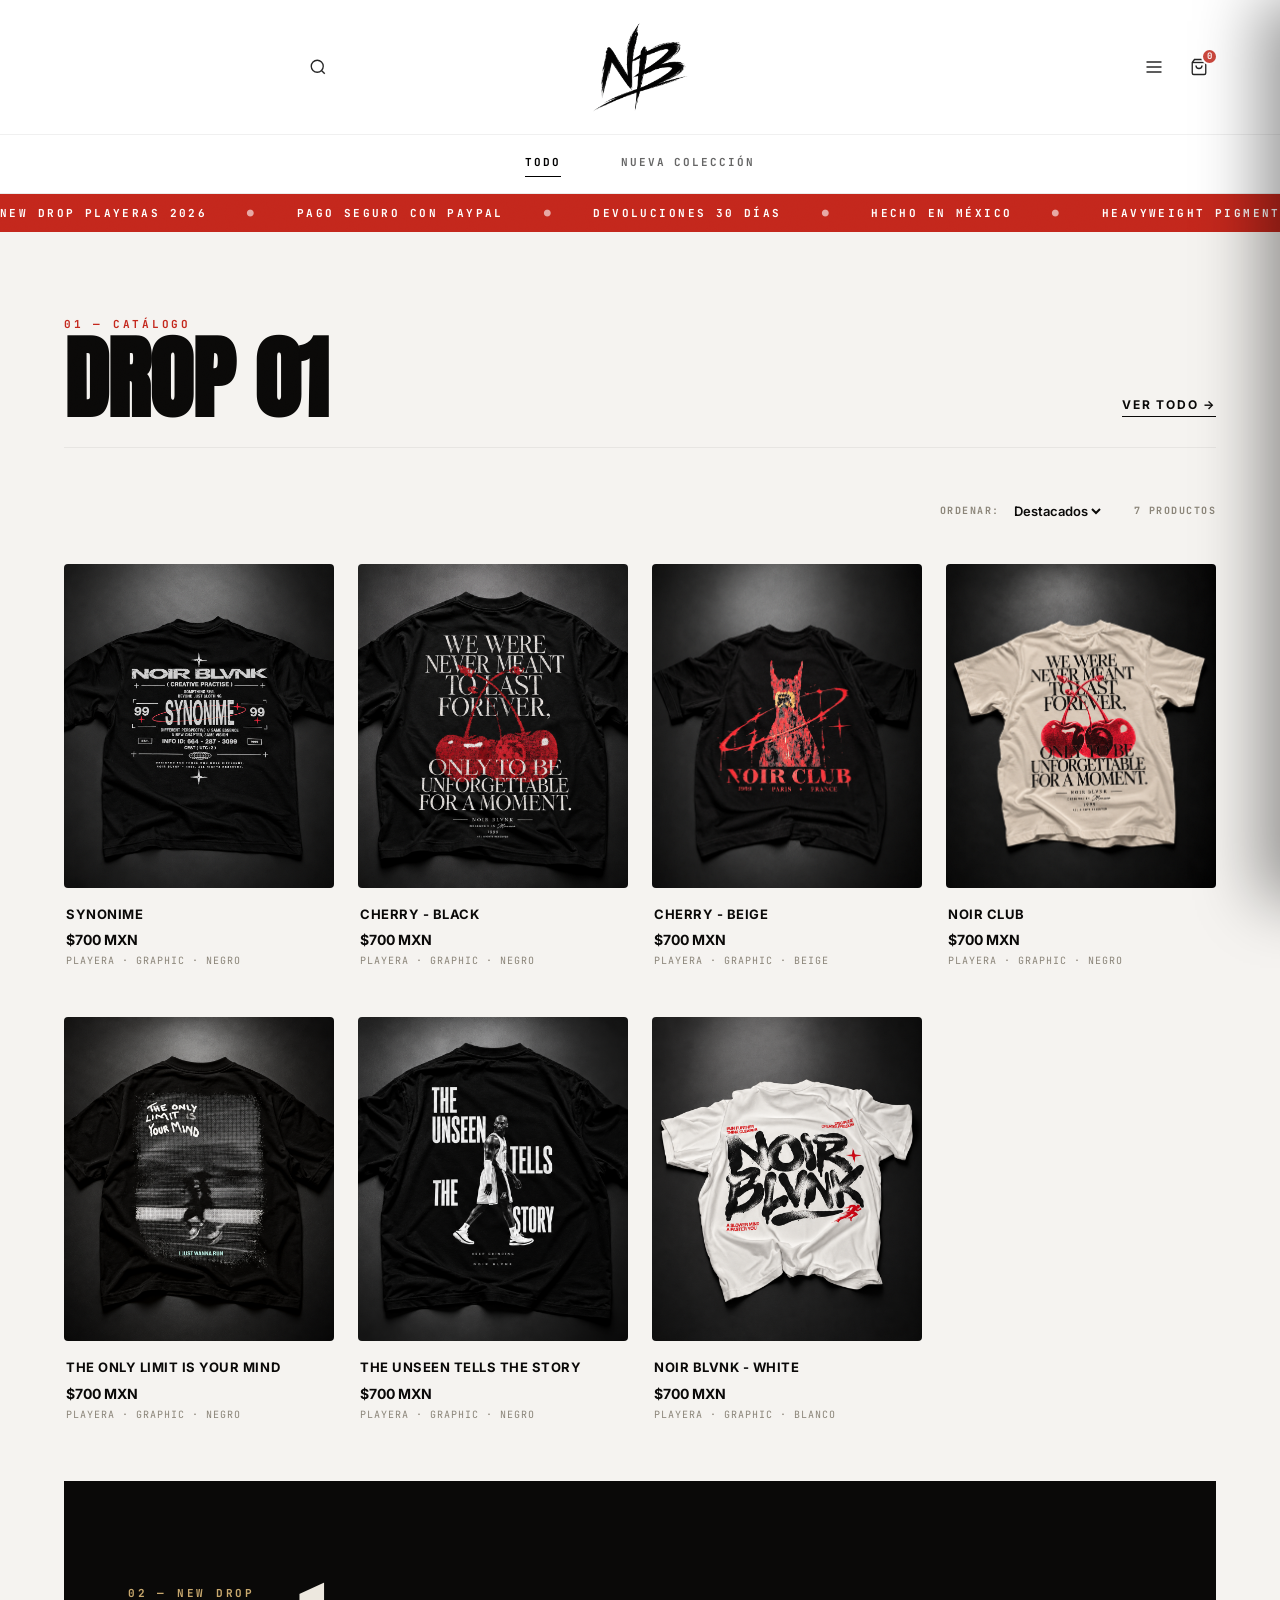
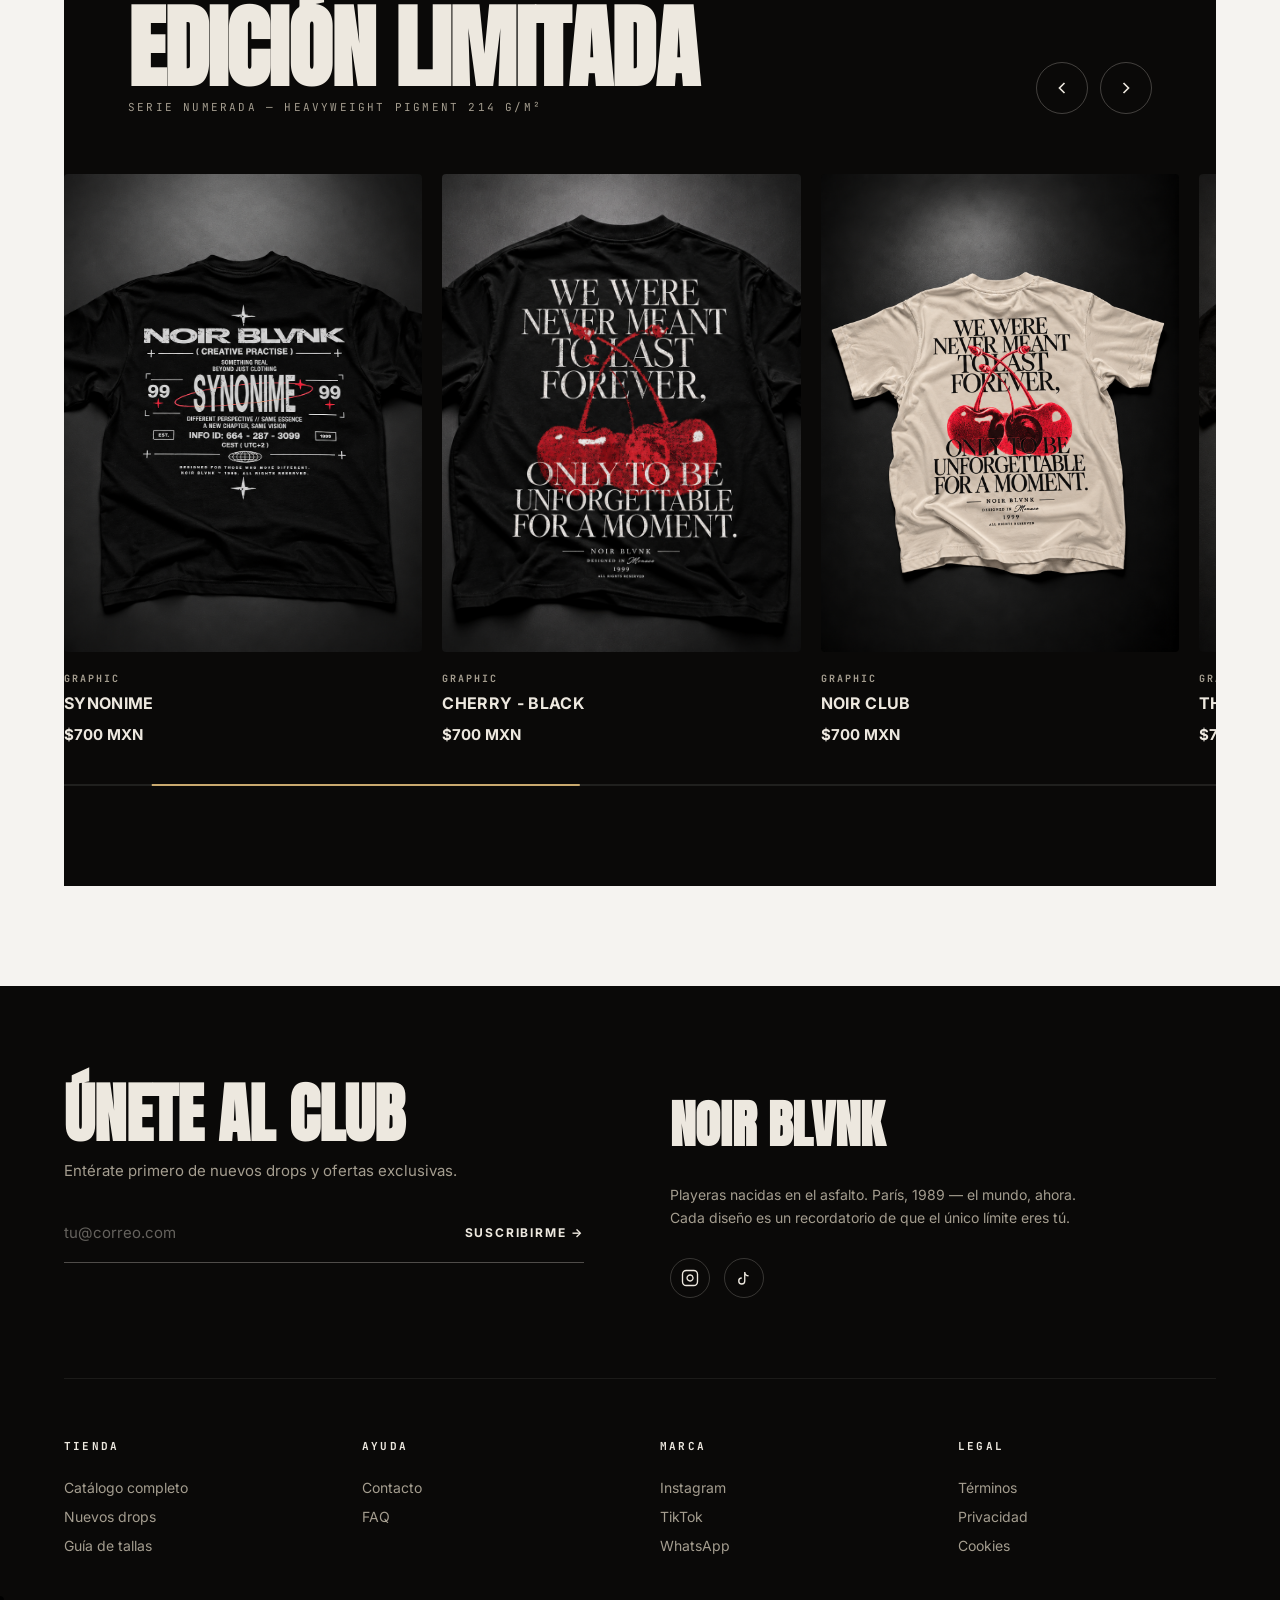
<file: index.html>
<!DOCTYPE html>
<html lang="es">
<head>
    <meta charset="UTF-8">
    <meta name="viewport" content="width=device-width, initial-scale=1.0">
    <title>NOIR BLVNK — Playeras</title>
    <meta name="description" content="Playeras streetwear editorial. Oversize, faded, graphic. Edición limitada.">

    <link rel="preconnect" href="https://fonts.googleapis.com">
    <link rel="preconnect" href="https://fonts.gstatic.com" crossorigin>
    <link href="https://fonts.googleapis.com/css2?family=Anton&family=Inter:wght@300;400;500;600;700;800&family=JetBrains+Mono:wght@400;700&display=swap" rel="stylesheet">

    <link rel="stylesheet" href="tienda.css">
</head>
<body>

    <div class="grain"></div>

 <nav class="shop-nav">
    <div class="shop-nav-top">
        <button class="shop-icon-btn" aria-label="Buscar">
            <svg width="18" height="18" viewBox="0 0 24 24" fill="none" stroke="currentColor" stroke-width="1.8">
                <circle cx="11" cy="11" r="8"></circle>
                <path d="m21 21-4.35-4.35"></path>
            </svg>
        </button>

        <a href="index.html" class="shop-logo" aria-label="NOIR BLVNK">
            <img src="logonoir.jpg" alt="NOIR BLVNK">
        </a>

       <div class="shop-nav-actions">
    <button class="shop-icon-btn shop-menu-toggle" aria-label="Menú">
        <svg width="20" height="20" viewBox="0 0 24 24" fill="none" stroke="currentColor" stroke-width="1.8">
            <line x1="3" y1="6" x2="21" y2="6"></line>
            <line x1="3" y1="12" x2="21" y2="12"></line>
            <line x1="3" y1="18" x2="21" y2="18"></line>
        </svg>
    </button>

    <button class="shop-icon-btn" aria-label="Carrito">
        <svg width="18" height="18" viewBox="0 0 24 24" fill="none" stroke="currentColor" stroke-width="1.8">
            <path d="M6 2 3 6v14a2 2 0 0 0 2 2h14a2 2 0 0 0 2-2V6l-3-4Z"></path>
            <path d="M3 6h18"></path>
            <path d="M16 10a4 4 0 0 1-8 0"></path>
        </svg>
        <span class="shop-cart-badge">0</span>
    </button>
</div>
    </div>

    <div class="shop-nav-bottom">
        <a href="#" data-filter="todo" class="active">Todo</a>
        <a href="#newdrop">Nueva Colección</a>
    </div>
</nav>

  <!-- BANNER MARQUEE -->
<div class="shop-banner">
    <div class="shop-banner-track">
        <span>New drop playeras 2026</span>
        <span class="shop-banner-dot">●</span>
        <span>Pago seguro con PayPal</span>
        <span class="shop-banner-dot">●</span>
        <span>Devoluciones 30 días</span>
        <span class="shop-banner-dot">●</span>
        <span>Hecho en México</span>
        <span class="shop-banner-dot">●</span>
        <span>Heavyweight Pigment 214 g/m²</span>
        <span class="shop-banner-dot">●</span>
        <!-- Repetir para el loop infinito -->
        <span>New drop playeras 2026</span>
        <span class="shop-banner-dot">●</span>
        <span>Pago seguro con PayPal</span>
        <span class="shop-banner-dot">●</span>
        <span>Devoluciones 30 días</span>
        <span class="shop-banner-dot">●</span>
        <span>Hecho en México</span>
        <span class="shop-banner-dot">●</span>
        <span>Heavyweight Pigment 214 g/m²</span>
        <span class="shop-banner-dot">●</span>
    </div>
</div>
 
    <!-- CATÁLOGO -->
    <main class="shop-main" id="catalogo">
        <div class="shop-container">

            <div class="shop-section-head">
                <div>
                    <span class="shop-section-eyebrow">01 — Catálogo</span>
                    <h2 class="shop-section-title">Drop 01</h2>
                </div>
                <a href="#catalogo" class="shop-section-link">Ver todo →</a>
            </div>

           

            <div class="shop-filters">
                <div class="shop-filters-right">
                    <div class="shop-sort">
                        <span>Ordenar:</span>
                        <select id="sortSelect">
                            <option value="default">Destacados</option>
                            <option value="alpha">A - Z</option>
                            <option value="alpha-desc">Z - A</option>
                            <option value="price-asc">Precio ↑</option>
                            <option value="price-desc">Precio ↓</option>
                        </select>
                    </div>
                    <span class="shop-count" id="productCount">7 productos</span>
                </div>
            </div>

   <!-- Grid -->
<div class="shop-grid" id="productGrid">

    <article class="shop-card" data-name="SYNONIME" data-price="700" data-id="synonime" data-color="Negro">
        <a href="producto.html?id=synonime" class="shop-card-link">
            <div class="shop-card-image">
                <button class="shop-card-fav" aria-label="Favorito">♡</button>
                <img src="synonime.jpg" alt="SYNONIME">
                <div class="shop-card-hover"><span>Añadir rápido</span></div>
            </div>
            <div class="shop-card-info">
                <h3 class="shop-card-title">SYNONIME</h3>
                <div class="shop-card-prices">
                    <span class="shop-card-price">$700 MXN</span>
                </div>
                <p class="shop-card-meta">Playera · Graphic · Negro</p>
            </div>
        </a>
    </article>

    <article class="shop-card" data-name="Cherry Black" data-price="700" data-id="cherry-negro" data-color="Negro">
        <a href="producto.html?id=cherry-negro" class="shop-card-link">
            <div class="shop-card-image">
                <button class="shop-card-fav" aria-label="Favorito">♡</button>
                <img src="cherry-negro.jpg" alt="Cherry - Black">
                <div class="shop-card-hover"><span>Añadir rápido</span></div>
            </div>
            <div class="shop-card-info">
                <h3 class="shop-card-title">Cherry - Black</h3>
                <div class="shop-card-prices">
                    <span class="shop-card-price">$700 MXN</span>
                </div>
                <p class="shop-card-meta">Playera · Graphic · Negro</p>
            </div>
        </a>
    </article>

    <article class="shop-card" data-name="Cherry Beige" data-price="700" data-id="cherry-beige" data-color="Beige">
        <a href="producto.html?id=cherry-beige" class="shop-card-link">
            <div class="shop-card-image">
                <button class="shop-card-fav" aria-label="Favorito">♡</button>
                <img src="cherry-beige.jpg" alt="Cherry - Beige">
                <div class="shop-card-hover"><span>Añadir rápido</span></div>
            </div>
            <div class="shop-card-info">
                <h3 class="shop-card-title">Cherry - Beige</h3>
                <div class="shop-card-prices">
                    <span class="shop-card-price">$700 MXN</span>
                </div>
                <p class="shop-card-meta">Playera · Graphic · Beige</p>
            </div>
        </a>
    </article>

    <article class="shop-card" data-name="Noir Club" data-price="700" data-id="noir-club" data-color="Negro">
        <a href="producto.html?id=noir-club" class="shop-card-link">
            <div class="shop-card-image">
                <button class="shop-card-fav" aria-label="Favorito">♡</button>
                <img src="noir-club.jpg" alt="Noir Club">
                <div class="shop-card-hover"><span>Añadir rápido</span></div>
            </div>
            <div class="shop-card-info">
                <h3 class="shop-card-title">Noir Club</h3>
                <div class="shop-card-prices">
                    <span class="shop-card-price">$700 MXN</span>
                </div>
                <p class="shop-card-meta">Playera · Graphic · Negro</p>
            </div>
        </a>
    </article>

    <article class="shop-card" data-name="The Only Limit" data-price="700" data-id="the-only-limit" data-color="Negro">
        <a href="producto.html?id=the-only-limit" class="shop-card-link">
            <div class="shop-card-image">
                <button class="shop-card-fav" aria-label="Favorito">♡</button>
                <img src="the-only-limit.jpg" alt="The Only Limit Is Your Mind">
                <div class="shop-card-hover"><span>Añadir rápido</span></div>
            </div>
            <div class="shop-card-info">
                <h3 class="shop-card-title">The Only Limit Is Your Mind</h3>
                <div class="shop-card-prices">
                    <span class="shop-card-price">$700 MXN</span>
                </div>
                <p class="shop-card-meta">Playera · Graphic · Negro</p>
            </div>
        </a>
    </article>

    <article class="shop-card" data-name="The Unseen Story" data-price="700" data-id="unseen-story" data-color="Negro">
        <a href="producto.html?id=unseen-story" class="shop-card-link">
            <div class="shop-card-image">
                <button class="shop-card-fav" aria-label="Favorito">♡</button>
                <img src="unseen-story.jpg" alt="The Unseen Tells The Story">
                <div class="shop-card-hover"><span>Añadir rápido</span></div>
            </div>
            <div class="shop-card-info">
                <h3 class="shop-card-title">The Unseen Tells The Story</h3>
                <div class="shop-card-prices">
                    <span class="shop-card-price">$700 MXN</span>
                </div>
                <p class="shop-card-meta">Playera · Graphic · Negro</p>
            </div>
        </a>
    </article>

    <article class="shop-card" data-name="Noir Blvnk White" data-price="700" data-id="noir-blvnk-white" data-color="Blanco">
        <a href="producto.html?id=noir-blvnk-white" class="shop-card-link">
            <div class="shop-card-image">
                <button class="shop-card-fav" aria-label="Favorito">♡</button>
                <img src="noir-blvnk-white.jpg" alt="NOIR BLVNK - White">
                <div class="shop-card-hover"><span>Añadir rápido</span></div>
            </div>
            <div class="shop-card-info">
                <h3 class="shop-card-title">NOIR BLVNK - White</h3>
                <div class="shop-card-prices">
                    <span class="shop-card-price">$700 MXN</span>
                </div>
                <p class="shop-card-meta">Playera · Graphic · Blanco</p>
            </div>
        </a>
    </article>

</div>

        </div><!-- /shop-container -->

<!-- CARRUSEL -->
<section class="shop-carousel-section" id="newdrop">
    <div class="shop-carousel-head">
        <div>
            <span class="shop-section-eyebrow">02 — New Drop</span>
            <h2 class="shop-section-title">Edición Limitada</h2>
            <p class="shop-carousel-sub">Serie numerada — Heavyweight Pigment 214 g/m²</p>
        </div>

        <div class="shop-carousel-controls">
            <button class="carousel-btn" id="carouselPrev" aria-label="Anterior">
                <svg width="20" height="20" viewBox="0 0 24 24" fill="none" stroke="currentColor" stroke-width="2">
                    <polyline points="15 18 9 12 15 6"></polyline>
                </svg>
            </button>
            <button class="carousel-btn" id="carouselNext" aria-label="Siguiente">
                <svg width="20" height="20" viewBox="0 0 24 24" fill="none" stroke="currentColor" stroke-width="2">
                    <polyline points="9 18 15 12 9 6"></polyline>
                </svg>
            </button>
        </div>
    </div>

    <div class="shop-carousel">
        <div class="shop-carousel-track" id="carouselTrack">

    <article class="carousel-card">
        <a href="producto.html?id=synonime" class="carousel-card-link">
            <div class="carousel-card-image">
                <img src="synonime.jpg" alt="SYNONIME">
            </div>
            <div class="carousel-card-info">
                <span class="carousel-card-cat">Graphic</span>
                <h3 class="carousel-card-title">SYNONIME</h3>
                <span class="carousel-card-price">$700 MXN</span>
            </div>
        </a>
    </article>

    <article class="carousel-card">
        <a href="producto.html?id=cherry-negro" class="carousel-card-link">
            <div class="carousel-card-image">
                <img src="cherry-negro.jpg" alt="Cherry - Black">
            </div>
            <div class="carousel-card-info">
                <span class="carousel-card-cat">Graphic</span>
                <h3 class="carousel-card-title">Cherry - Black</h3>
                <span class="carousel-card-price">$700 MXN</span>
            </div>
        </a>
    </article>

    <article class="carousel-card">
        <a href="producto.html?id=noir-club" class="carousel-card-link">
            <div class="carousel-card-image">
                <img src="noir-club.jpg" alt="Noir Club">
            </div>
            <div class="carousel-card-info">
                <span class="carousel-card-cat">Graphic</span>
                <h3 class="carousel-card-title">Noir Club</h3>
                <span class="carousel-card-price">$700 MXN</span>
            </div>
        </a>
    </article>

    <article class="carousel-card">
        <a href="producto.html?id=the-only-limit" class="carousel-card-link">
            <div class="carousel-card-image">
                <img src="the-only-limit.jpg" alt="The Only Limit">
            </div>
            <div class="carousel-card-info">
                <span class="carousel-card-cat">Graphic</span>
                <h3 class="carousel-card-title">The Only Limit</h3>
                <span class="carousel-card-price">$700 MXN</span>
            </div>
        </a>
    </article>

    <article class="carousel-card">
        <a href="producto.html?id=unseen-story" class="carousel-card-link">
            <div class="carousel-card-image">
                <img src="unseen-story.jpg" alt="The Unseen Story">
            </div>
            <div class="carousel-card-info">
                <span class="carousel-card-cat">Graphic</span>
                <h3 class="carousel-card-title">The Unseen Story</h3>
                <span class="carousel-card-price">$700 MXN</span>
            </div>
        </a>
    </article>

    <article class="carousel-card">
        <a href="producto.html?id=noir-blvnk-white" class="carousel-card-link">
            <div class="carousel-card-image">
                <img src="noir-blvnk-white.jpg" alt="NOIR BLVNK - White">
            </div>
            <div class="carousel-card-info">
                <span class="carousel-card-cat">Graphic</span>
                <h3 class="carousel-card-title">NOIR BLVNK - White</h3>
                <span class="carousel-card-price">$700 MXN</span>
            </div>
        </a>
    </article>

    <article class="carousel-card">
        <a href="producto.html?id=cherry-beige" class="carousel-card-link">
            <div class="carousel-card-image">
                <img src="cherry-beige.jpg" alt="Cherry - Beige">
            </div>
            <div class="carousel-card-info">
                <span class="carousel-card-cat">Graphic</span>
                <h3 class="carousel-card-title">Cherry - Beige</h3>
                <span class="carousel-card-price">$700 MXN</span>
            </div>
        </a>
    </article>

</div>

        <div class="shop-carousel-progress">
            <div class="shop-carousel-progress-bar" id="carouselProgress"></div>
        </div>
    </div>
</section>
  
    </main>

    <!-- FOOTER -->
    <footer class="shop-footer">
        <div class="shop-footer-container">
            <div class="shop-footer-newsletter">
                <h2 class="shop-footer-title">Únete al club</h2>
                <p class="shop-footer-sub">Entérate primero de nuevos drops y ofertas exclusivas.</p>
                <form class="shop-footer-form" id="newsletterForm">
                    <input type="email" name="email" placeholder="tu@correo.com" required>
                    <button type="submit">Suscribirme →</button>
                </form>
            </div>

            <div class="shop-footer-brand">
                <h3 class="shop-footer-logo">NOIR BLVNK</h3>
                <p class="shop-footer-tagline">
                    Playeras nacidas en el asfalto. París, 1989 — el mundo, ahora. Cada diseño es un recordatorio de que el único límite eres tú.
                </p>
                <div class="shop-footer-social">
               <a href="https://www.instagram.com/noirblvnk/" target="_blank" rel="noopener" aria-label="Instagram">
               <svg width="18" height="18" viewBox="0 0 24 24" fill="none" stroke="currentColor" stroke-width="1.8">
            <rect x="2" y="2" width="20" height="20" rx="5"></rect>
            <path d="M16 11.37A4 4 0 1 1 12.63 8 4 4 0 0 1 16 11.37z"></path>
            <line x1="17.5" y1="6.5" x2="17.51" y2="6.5"></line>
        </svg>
      </a>
       <a href="https://www.tiktok.com/@noirblvnk" target="_blank" rel="noopener" aria-label="TikTok">
        <svg width="18" height="18" viewBox="0 0 24 24" fill="none" stroke="currentColor" stroke-width="1.8">
            <path d="M9 12a4 4 0 1 0 4 4V4a5 5 0 0 0 5 5"></path>
        </svg>
    </a>
</div>

            </div><!-- /shop-footer-brand -->

           <div class="shop-footer-links">

    <div class="shop-footer-col">
        <h4>Tienda</h4>
        <a href="index.html#catalogo">Catálogo completo</a>
        <a href="index.html#newdrop">Nuevos drops</a>
        <a href="producto.html#tallas">Guía de tallas</a>
    </div>

    <div class="shop-footer-col">
        <h4>Ayuda</h4>
        <a href="https://wa.me/5215512345678" target="_blank" rel="noopener">Contacto</a>
        <a href="https://wa.me/5215512345678?text=Hola,%20tengo%20una%20duda" target="_blank" rel="noopener">FAQ</a>
    </div>

    <div class="shop-footer-col">
        <h4>Marca</h4>
        <a href="https://www.instagram.com/noirblvnk/" target="_blank" rel="noopener">Instagram</a>
        <a href="https://www.tiktok.com/@noirblvnk" target="_blank" rel="noopener">TikTok</a>
        <a href="https://wa.me/5215512345678" target="_blank" rel="noopener">WhatsApp</a>
    </div>

    <div class="shop-footer-col">
        <h4>Legal</h4>
        <a href="terminos.html">Términos</a>
        <a href="privacidad.html">Privacidad</a>
        <a href="cookies.html">Cookies</a>
    </div>

</div>

        </div><!-- /shop-footer-container -->
    </footer>

    <!-- ============================================
     MENÚ LATERAL
============================================= -->
<div class="nb-menu-overlay" id="nbMenuOverlay"></div>

<aside class="nb-menu" id="nbMenu" aria-label="Menú">
    <header class="nb-menu-header">
        <span class="nb-menu-eyebrow">Menú</span>
        <button class="nb-menu-close" id="nbMenuClose" aria-label="Cerrar">✕</button>
    </header>

    <nav class="nb-menu-nav">
        <a href="index.html" class="nb-menu-link">Todo</a>
        <a href="index.html#newdrop" class="nb-menu-link">Nueva Colección</a>
        <a href="index.html#catalogo" class="nb-menu-link">Catálogo</a>
    </nav>

    <div class="nb-menu-footer">
    <a href="https://www.instagram.com/noirblvnk/" target="_blank" rel="noopener" class="nb-menu-social">Instagram</a>
    <a href="https://www.tiktok.com/@noirblvnk" target="_blank" rel="noopener" class="nb-menu-social">TikTok</a>
    <a href="https://wa.me/5215512345678" target="_blank" rel="noopener" class="nb-menu-social">WhatsApp</a>
</div>
</aside>

    <script src="compartido.js"></script>
    <script src="tienda.js"></script>
</body>
</html>
</file>
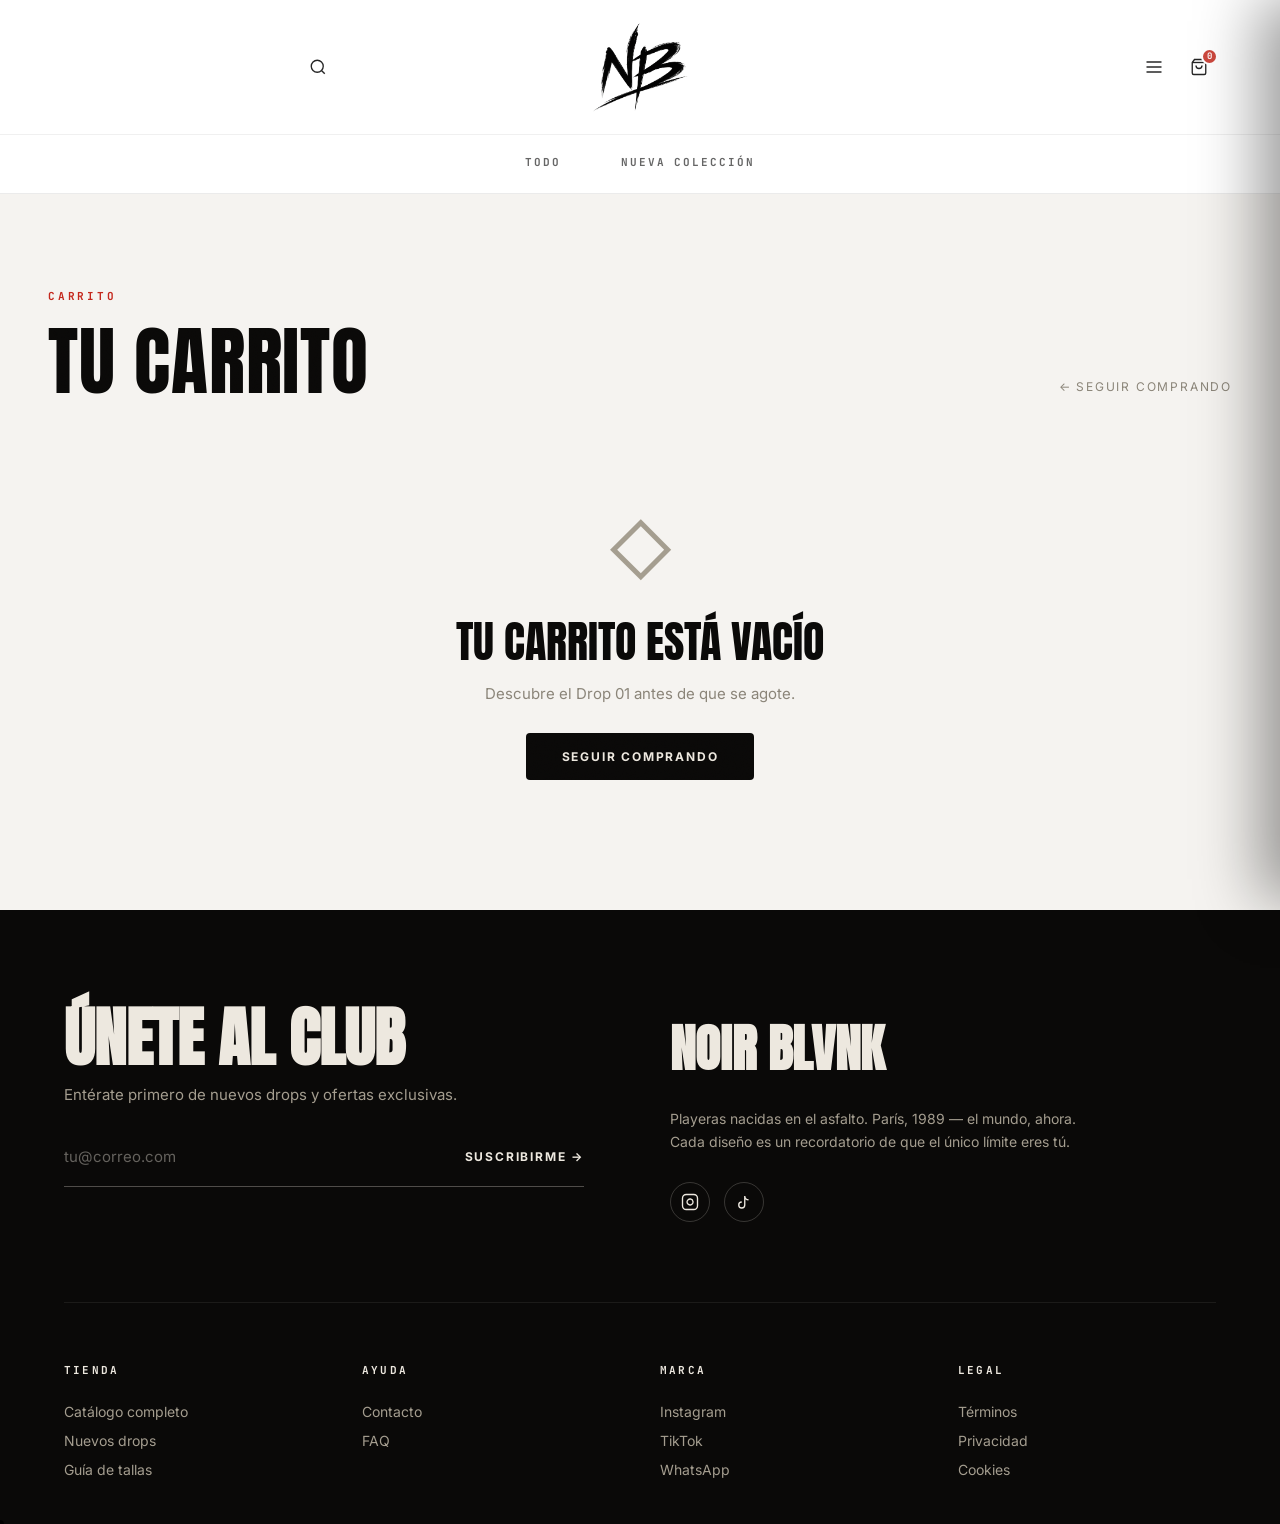
<file: carrito.html>
<!DOCTYPE html>
<html lang="es">
<head>
    <meta charset="UTF-8">
    <meta name="viewport" content="width=device-width, initial-scale=1.0">
    <title>Tu carrito — NOIR BLVNK</title>
    <meta name="description" content="Revisa tu pedido de playeras NOIR BLVNK, confirma el total y finaliza tu compra.">

    <link rel="preconnect" href="https://fonts.googleapis.com">
    <link rel="preconnect" href="https://fonts.gstatic.com" crossorigin>
    <link href="https://fonts.googleapis.com/css2?family=Anton&family=Inter:wght@300;400;500;600;700;800&family=JetBrains+Mono:wght@400;700&display=swap" rel="stylesheet">

    <link rel="stylesheet" href="tienda.css">
</head>
<body>

    <div class="grain"></div>

    <!-- NAV -->
    <nav class="shop-nav">
        <div class="shop-nav-top">
            <button class="shop-icon-btn" aria-label="Buscar">
                <svg width="18" height="18" viewBox="0 0 24 24" fill="none" stroke="currentColor" stroke-width="1.8">
                    <circle cx="11" cy="11" r="8"></circle>
                    <path d="m21 21-4.35-4.35"></path>
                </svg>
            </button>

            <a href="index.html" class="shop-logo" aria-label="NOIR BLVNK">
                <img src="logonoir.jpg" alt="NOIR BLVNK">
            </a>

           <div class="shop-nav-actions">
    <button class="shop-icon-btn shop-menu-toggle" aria-label="Menú">
        <svg width="20" height="20" viewBox="0 0 24 24" fill="none" stroke="currentColor" stroke-width="1.8">
            <line x1="3" y1="6" x2="21" y2="6"></line>
            <line x1="3" y1="12" x2="21" y2="12"></line>
            <line x1="3" y1="18" x2="21" y2="18"></line>
        </svg>
    </button>

    <button class="shop-icon-btn" aria-label="Carrito">
        <svg width="18" height="18" viewBox="0 0 24 24" fill="none" stroke="currentColor" stroke-width="1.8">
            <path d="M6 2 3 6v14a2 2 0 0 0 2 2h14a2 2 0 0 0 2-2V6l-3-4Z"></path>
            <path d="M3 6h18"></path>
            <path d="M16 10a4 4 0 0 1-8 0"></path>
        </svg>
        <span class="shop-cart-badge">0</span>
    </button>
</div>
        </div>

        <div class="shop-nav-bottom">
            <a href="index.html">Todo</a>
            <a href="index.html#newdrop">Nueva Colección</a>
        </div>
    </nav>

    <!-- CARRITO -->
    <main class="cart-main">
        <div class="cart-container">

            <div class="cart-head">
                <div>
                    <span class="shop-section-eyebrow">Carrito</span>
                    <h1 class="cart-title">Tu carrito</h1>
                </div>
                <a href="index.html#catalogo" class="cart-keep">← Seguir comprando</a>
            </div>

            <!-- Estado vacío -->
            <div class="cart-empty" id="cartEmpty" hidden>
                <span class="cart-empty-icon">◇</span>
                <h2>Tu carrito está vacío</h2>
                <p>Descubre el Drop 01 antes de que se agote.</p>
                <a href="index.html#catalogo" class="cart-empty-cta">Seguir comprando</a>
            </div>

            <!-- Carrito con productos -->
            <div class="cart-grid" id="cartGrid" hidden>
                <div class="cart-items" id="cartItems"></div>

                <aside class="cart-summary">
                    <h2 class="cart-summary-title">Resumen</h2>
                    <div class="cart-summary-row">
                        <span>Subtotal</span>
                        <strong id="cartSubtotal">$0 MXN</strong>
                    </div>
                    <div class="cart-summary-row">
                        <span>Envío</span>
                        <span>Se confirma por mensaje</span>
                    </div>
                    <div class="cart-summary-row cart-summary-row--total">
                        <span>Total</span>
                        <strong id="cartTotal">$0 MXN</strong>
                    </div>
                    <p class="cart-summary-note">Al pagar cerramos tu pedido por mensaje: confirmamos disponibilidad, coordinamos el envío y te enviamos tu guía de rastreo.</p>
                    <button class="cart-pay-btn" id="cartPayBtn">Pagar por Paypal</button>
                    <button class="cart-clear-btn" id="cartClearBtn">Vaciar carrito</button>
                </aside>
            </div>

        </div>
    </main>

    <!-- FOOTER -->
    <footer class="shop-footer">
        <div class="shop-footer-container">
            <div class="shop-footer-newsletter">
                <h2 class="shop-footer-title">Únete al club</h2>
                <p class="shop-footer-sub">Entérate primero de nuevos drops y ofertas exclusivas.</p>
                <form class="shop-footer-form" id="newsletterForm">
                    <input type="email" name="email" placeholder="tu@correo.com" required>
                    <button type="submit">Suscribirme →</button>
                </form>
            </div>

            <div class="shop-footer-brand">
                <h3 class="shop-footer-logo">NOIR BLVNK</h3>
                <p class="shop-footer-tagline">
                    Playeras nacidas en el asfalto. París, 1989 — el mundo, ahora. Cada diseño es un recordatorio de que el único límite eres tú.
                </p>
                <div class="shop-footer-social">
               <a href="https://www.instagram.com/noirblvnk/" target="_blank" rel="noopener" aria-label="Instagram">
               <svg width="18" height="18" viewBox="0 0 24 24" fill="none" stroke="currentColor" stroke-width="1.8">
            <rect x="2" y="2" width="20" height="20" rx="5"></rect>
            <path d="M16 11.37A4 4 0 1 1 12.63 8 4 4 0 0 1 16 11.37z"></path>
            <line x1="17.5" y1="6.5" x2="17.51" y2="6.5"></line>
        </svg>
      </a>
       <a href="https://www.tiktok.com/@noirblvnk" target="_blank" rel="noopener" aria-label="TikTok">
        <svg width="18" height="18" viewBox="0 0 24 24" fill="none" stroke="currentColor" stroke-width="1.8">
            <path d="M9 12a4 4 0 1 0 4 4V4a5 5 0 0 0 5 5"></path>
        </svg>
    </a>
</div>

            </div><!-- /shop-footer-brand -->

           <div class="shop-footer-links">

    <div class="shop-footer-col">
        <h4>Tienda</h4>
        <a href="index.html#catalogo">Catálogo completo</a>
        <a href="index.html#newdrop">Nuevos drops</a>
        <a href="producto.html#tallas">Guía de tallas</a>
    </div>

    <div class="shop-footer-col">
        <h4>Ayuda</h4>
        <a href="https://wa.me/5215512345678" target="_blank" rel="noopener">Contacto</a>
        <a href="https://wa.me/5215512345678?text=Hola,%20tengo%20una%20duda" target="_blank" rel="noopener">FAQ</a>
    </div>

    <div class="shop-footer-col">
        <h4>Marca</h4>
        <a href="https://www.instagram.com/noirblvnk/" target="_blank" rel="noopener">Instagram</a>
        <a href="https://www.tiktok.com/@noirblvnk" target="_blank" rel="noopener">TikTok</a>
        <a href="https://wa.me/5215512345678" target="_blank" rel="noopener">WhatsApp</a>
    </div>

    <div class="shop-footer-col">
        <h4>Legal</h4>
        <a href="terminos.html">Términos</a>
        <a href="privacidad.html">Privacidad</a>
        <a href="cookies.html">Cookies</a>
    </div>

</div>

        </div><!-- /shop-footer-container -->
    </footer>

    <!-- ============================================
     MENÚ LATERAL
============================================= -->
<div class="nb-menu-overlay" id="nbMenuOverlay"></div>

<aside class="nb-menu" id="nbMenu" aria-label="Menú">
    <header class="nb-menu-header">
        <span class="nb-menu-eyebrow">Menú</span>
        <button class="nb-menu-close" id="nbMenuClose" aria-label="Cerrar">✕</button>
    </header>

    <nav class="nb-menu-nav">
        <a href="index.html" class="nb-menu-link">Todo</a>
        <a href="index.html#newdrop" class="nb-menu-link">Nueva Colección</a>
        <a href="index.html#catalogo" class="nb-menu-link">Catálogo</a>
    </nav>

    <div class="nb-menu-footer">
    <a href="https://www.instagram.com/noirblvnk/" target="_blank" rel="noopener" class="nb-menu-social">Instagram</a>
    <a href="https://www.tiktok.com/@noirblvnk" target="_blank" rel="noopener" class="nb-menu-social">TikTok</a>
    <a href="https://wa.me/5215512345678" target="_blank" rel="noopener" class="nb-menu-social">WhatsApp</a>
</div>
</aside>

    <script src="compartido.js"></script>
    <script src="tienda.js"></script>
    <script src="carrito.js"></script>
</body>
</html>
</file>
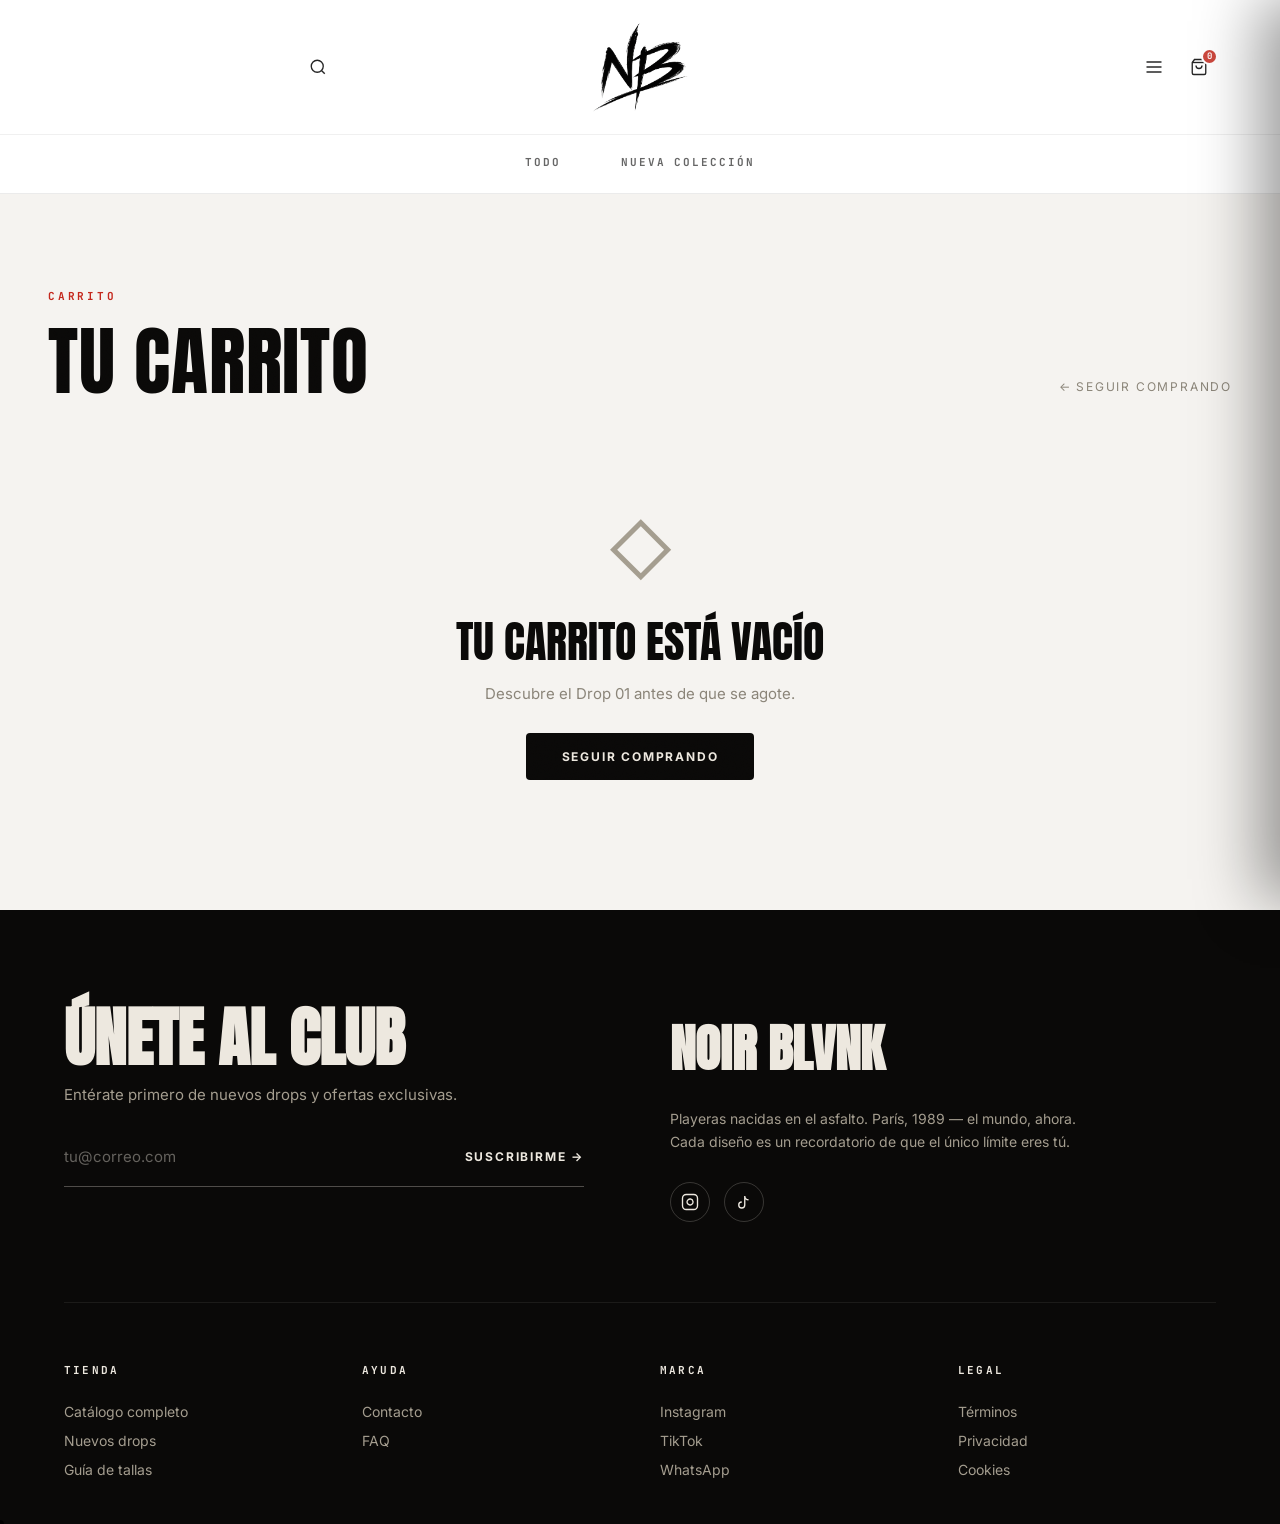
<file: checkout.html>
<!DOCTYPE html>
<html lang="es">
<head>
    <meta charset="UTF-8">
    <meta name="viewport" content="width=device-width, initial-scale=1.0">
    <title>Checkout - NOIR BLVNK</title>
    <link rel="preconnect" href="https://fonts.googleapis.com">
    <link rel="preconnect" href="https://fonts.gstatic.com" crossorigin>
    <link href="https://fonts.googleapis.com/css2?family=Anton&family=Inter:wght@300;400;500;600;700;800&family=JetBrains+Mono:wght@400;700&display=swap" rel="stylesheet">
    <link rel="stylesheet" href="tienda.css">
    <script src="https://www.paypal.com/sdk/js?client-id=sb&currency=MXN&components=buttons"></script>
</head>
<body>
    <div class="grain"></div>
    <nav class="shop-nav">
        <div class="shop-nav-top">
            <a href="index.html" class="shop-logo" aria-label="NOIR BLVNK"><img src="logonoir.jpg" alt="NOIR BLVNK"></a>
        </div>
    </nav>
    <main class="cart-main">
        <div class="cart-container">
            <div class="cart-head">
                <div><span class="shop-section-eyebrow">Checkout</span><h1 class="cart-title">Finalizar compra</h1></div>
                <a href="carrito.html" class="cart-keep"><- Volver al carrito</a>
            </div>
            <div class="cart-grid">
                <div class="cart-items" id="checkoutItems"></div>
                <aside class="cart-summary">
                    <h2 class="cart-summary-title">Resumen</h2>
                    <div class="cart-summary-row"><span>Subtotal</span><strong id="checkoutSubtotal">$0 MXN</strong></div>
                    <div class="cart-summary-row cart-summary-row--total"><span>Total</span><strong id="checkoutTotal">$0 MXN</strong></div>
                    <div id="paypal-button-container"></div>
                    <p class="cart-summary-note">Modo pruebas (Sandbox). No se cobra.</p>
                </aside>
            </div>
        </div>
    </main>
    <script src="compartido.js"></script>
    <script src="checkout.js"></script>
</body>
</html>
</file>
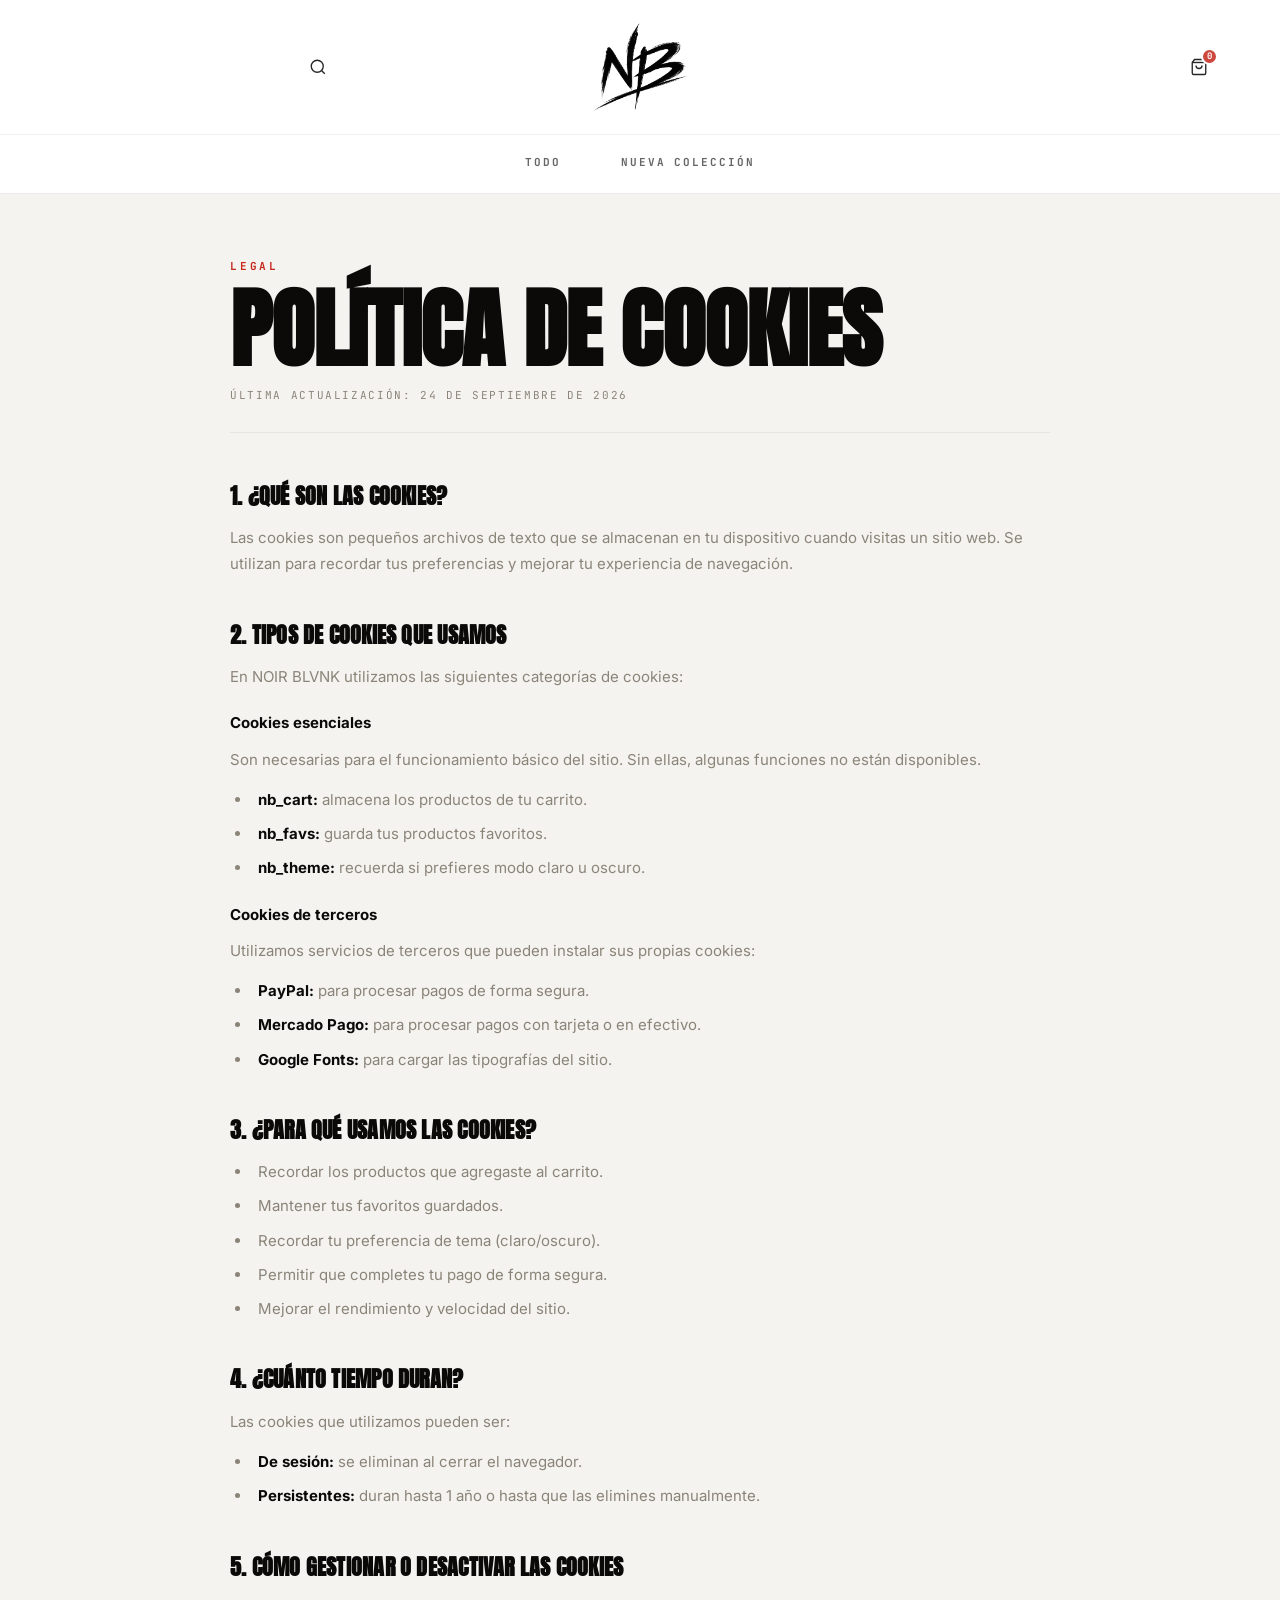
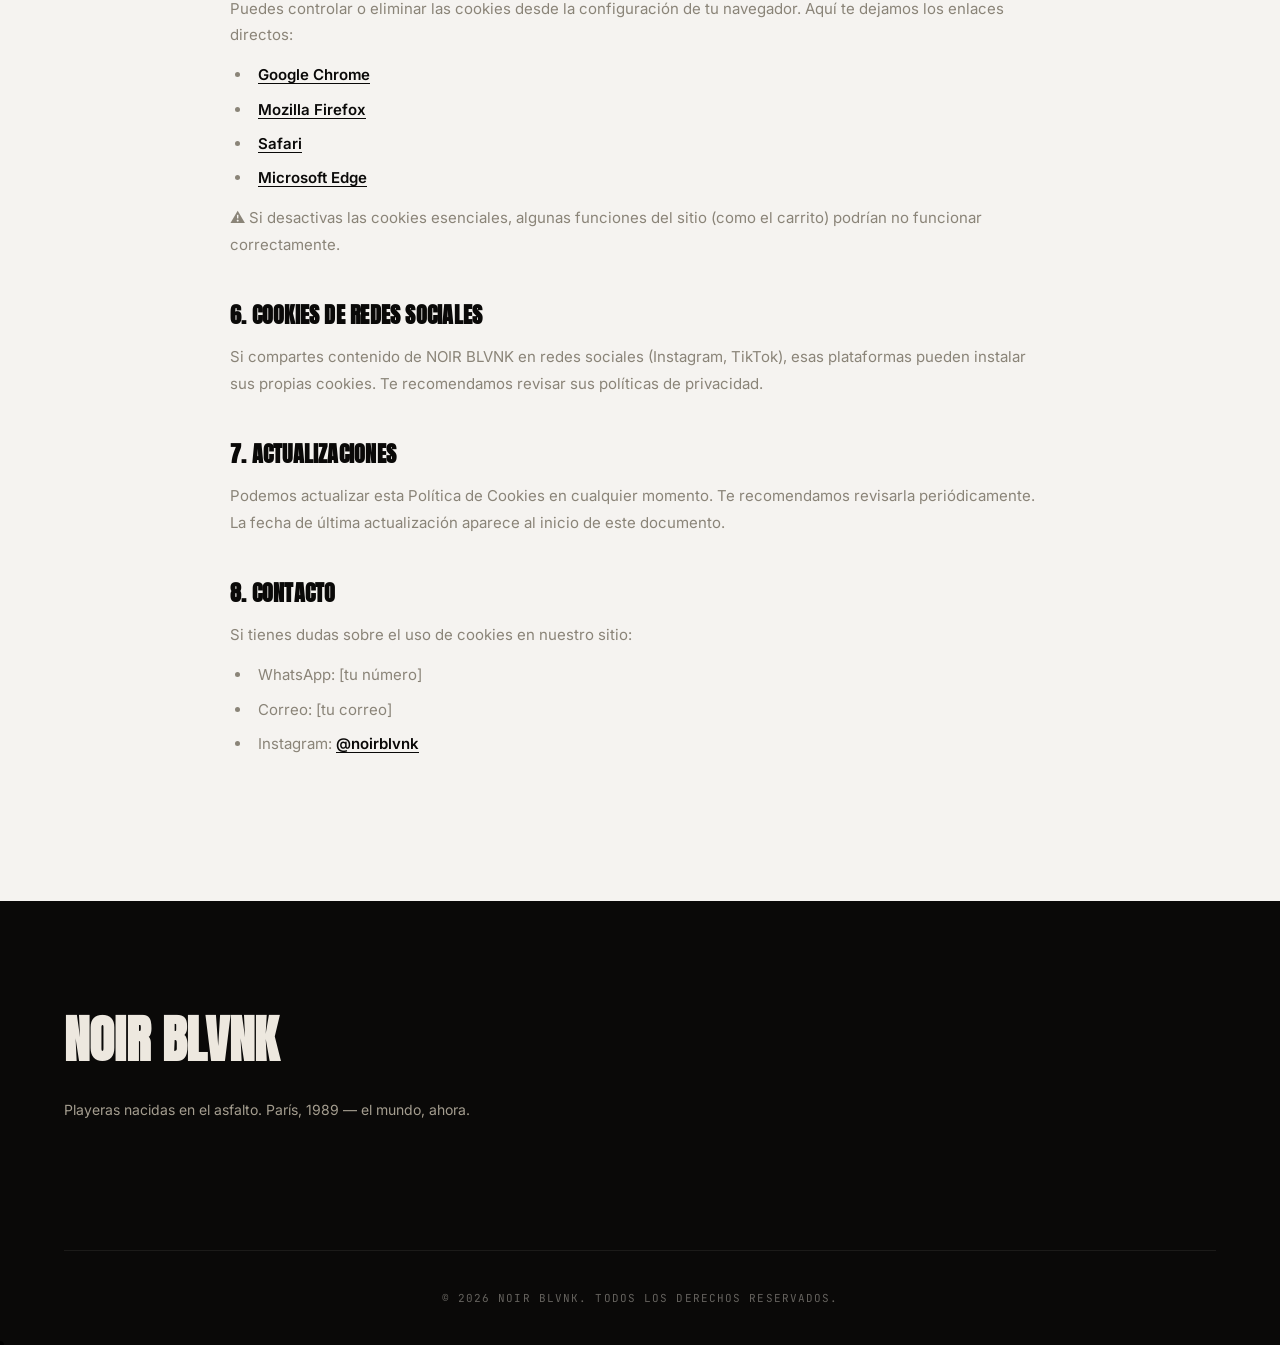
<file: cookies.html>
<!DOCTYPE html>
<html lang="es">
<head>
    <meta charset="UTF-8">
    <meta name="viewport" content="width=device-width, initial-scale=1.0">
    <title>Política de Cookies — NOIR BLVNK</title>
    <meta name="description" content="Política de cookies de NOIR BLVNK.">

    <link rel="preconnect" href="https://fonts.googleapis.com">
    <link rel="preconnect" href="https://fonts.gstatic.com" crossorigin>
    <link href="https://fonts.googleapis.com/css2?family=Anton&family=Inter:wght@400;500;600;700&family=JetBrains+Mono:wght@400;700&display=swap" rel="stylesheet">

    <link rel="stylesheet" href="tienda.css">
    <link rel="stylesheet" href="legal.css">
</head>
<body>

    <div class="grain"></div>

    <nav class="shop-nav">
        <div class="shop-nav-top">
            <button class="shop-icon-btn" aria-label="Buscar">
                <svg width="18" height="18" viewBox="0 0 24 24" fill="none" stroke="currentColor" stroke-width="1.8">
                    <circle cx="11" cy="11" r="8"></circle>
                    <path d="m21 21-4.35-4.35"></path>
                </svg>
            </button>

            <a href="index.html" class="shop-logo" aria-label="NOIR BLVNK">
                <img src="logonoir.jpg" alt="NOIR BLVNK">
            </a>

            <div class="shop-nav-actions">
                <button class="shop-icon-btn" aria-label="Carrito">
                    <svg width="18" height="18" viewBox="0 0 24 24" fill="none" stroke="currentColor" stroke-width="1.8">
                        <path d="M6 2 3 6v14a2 2 0 0 0 2 2h14a2 2 0 0 0 2-2V6l-3-4Z"></path>
                        <path d="M3 6h18"></path>
                        <path d="M16 10a4 4 0 0 1-8 0"></path>
                    </svg>
                    <span class="shop-cart-badge">0</span>
                </button>
            </div>
        </div>
        <div class="shop-nav-bottom">
            <a href="index.html">Todo</a>
            <a href="index.html#newdrop">Nueva Colección</a>
        </div>
    </nav>

    <main class="legal-main">
        <div class="legal-container">
            <span class="legal-eyebrow">Legal</span>
            <h1 class="legal-title">Política de Cookies</h1>
            <p class="legal-updated">Última actualización: 24 de septiembre de 2026</p>

            <div class="legal-content">

                <section class="legal-section">
                    <h2>1. ¿Qué son las cookies?</h2>
                    <p>Las cookies son pequeños archivos de texto que se almacenan en tu dispositivo cuando visitas un sitio web. Se utilizan para recordar tus preferencias y mejorar tu experiencia de navegación.</p>
                </section>

                <section class="legal-section">
                    <h2>2. Tipos de cookies que usamos</h2>
                    <p>En NOIR BLVNK utilizamos las siguientes categorías de cookies:</p>

                    <h3>Cookies esenciales</h3>
                    <p>Son necesarias para el funcionamiento básico del sitio. Sin ellas, algunas funciones no están disponibles.</p>
                    <ul>
                        <li><strong>nb_cart:</strong> almacena los productos de tu carrito.</li>
                        <li><strong>nb_favs:</strong> guarda tus productos favoritos.</li>
                        <li><strong>nb_theme:</strong> recuerda si prefieres modo claro u oscuro.</li>
                    </ul>

                    <h3>Cookies de terceros</h3>
                    <p>Utilizamos servicios de terceros que pueden instalar sus propias cookies:</p>
                    <ul>
                        <li><strong>PayPal:</strong> para procesar pagos de forma segura.</li>
                        <li><strong>Mercado Pago:</strong> para procesar pagos con tarjeta o en efectivo.</li>
                        <li><strong>Google Fonts:</strong> para cargar las tipografías del sitio.</li>
                    </ul>
                </section>

                <section class="legal-section">
                    <h2>3. ¿Para qué usamos las cookies?</h2>
                    <ul>
                        <li>Recordar los productos que agregaste al carrito.</li>
                        <li>Mantener tus favoritos guardados.</li>
                        <li>Recordar tu preferencia de tema (claro/oscuro).</li>
                        <li>Permitir que completes tu pago de forma segura.</li>
                        <li>Mejorar el rendimiento y velocidad del sitio.</li>
                    </ul>
                </section>

                <section class="legal-section">
                    <h2>4. ¿Cuánto tiempo duran?</h2>
                    <p>Las cookies que utilizamos pueden ser:</p>
                    <ul>
                        <li><strong>De sesión:</strong> se eliminan al cerrar el navegador.</li>
                        <li><strong>Persistentes:</strong> duran hasta 1 año o hasta que las elimines manualmente.</li>
                    </ul>
                </section>

                <section class="legal-section">
                    <h2>5. Cómo gestionar o desactivar las cookies</h2>
                    <p>Puedes controlar o eliminar las cookies desde la configuración de tu navegador. Aquí te dejamos los enlaces directos:</p>
                    <ul>
                        <li><a href="https://support.google.com/chrome/answer/95647" target="_blank" rel="noopener">Google Chrome</a></li>
                        <li><a href="https://support.mozilla.org/es/kb/habilitar-y-deshabilitar-cookies-sitios-web-rastrear-preferencias" target="_blank" rel="noopener">Mozilla Firefox</a></li>
                        <li><a href="https://support.apple.com/es-mx/guide/safari/sfri11471/mac" target="_blank" rel="noopener">Safari</a></li>
                        <li><a href="https://support.microsoft.com/es-es/microsoft-edge" target="_blank" rel="noopener">Microsoft Edge</a></li>
                    </ul>
                    <p>⚠️ Si desactivas las cookies esenciales, algunas funciones del sitio (como el carrito) podrían no funcionar correctamente.</p>
                </section>

                <section class="legal-section">
                    <h2>6. Cookies de redes sociales</h2>
                    <p>Si compartes contenido de NOIR BLVNK en redes sociales (Instagram, TikTok), esas plataformas pueden instalar sus propias cookies. Te recomendamos revisar sus políticas de privacidad.</p>
                </section>

                <section class="legal-section">
                    <h2>7. Actualizaciones</h2>
                    <p>Podemos actualizar esta Política de Cookies en cualquier momento. Te recomendamos revisarla periódicamente. La fecha de última actualización aparece al inicio de este documento.</p>
                </section>

                <section class="legal-section">
                    <h2>8. Contacto</h2>
                    <p>Si tienes dudas sobre el uso de cookies en nuestro sitio:</p>
                    <ul>
                        <li>WhatsApp: [tu número]</li>
                        <li>Correo: [tu correo]</li>
                        <li>Instagram: <a href="https://www.instagram.com/noirblvnk/" target="_blank" rel="noopener">@noirblvnk</a></li>
                    </ul>
                </section>

            </div>
        </div>
    </main>

    <footer class="shop-footer">
        <div class="shop-footer-container">
            <div class="shop-footer-brand">
                <h3 class="shop-footer-logo">NOIR BLVNK</h3>
                <p class="shop-footer-tagline">Playeras nacidas en el asfalto. París, 1989 — el mundo, ahora.</p>
            </div>
            <div class="shop-footer-bottom">
                <p>© 2026 NOIR BLVNK. Todos los derechos reservados.</p>
            </div>
        </div>
    </footer>

    <script src="compartido.js"></script>
    <script src="tienda.js"></script>
</body>
</html>
</file>
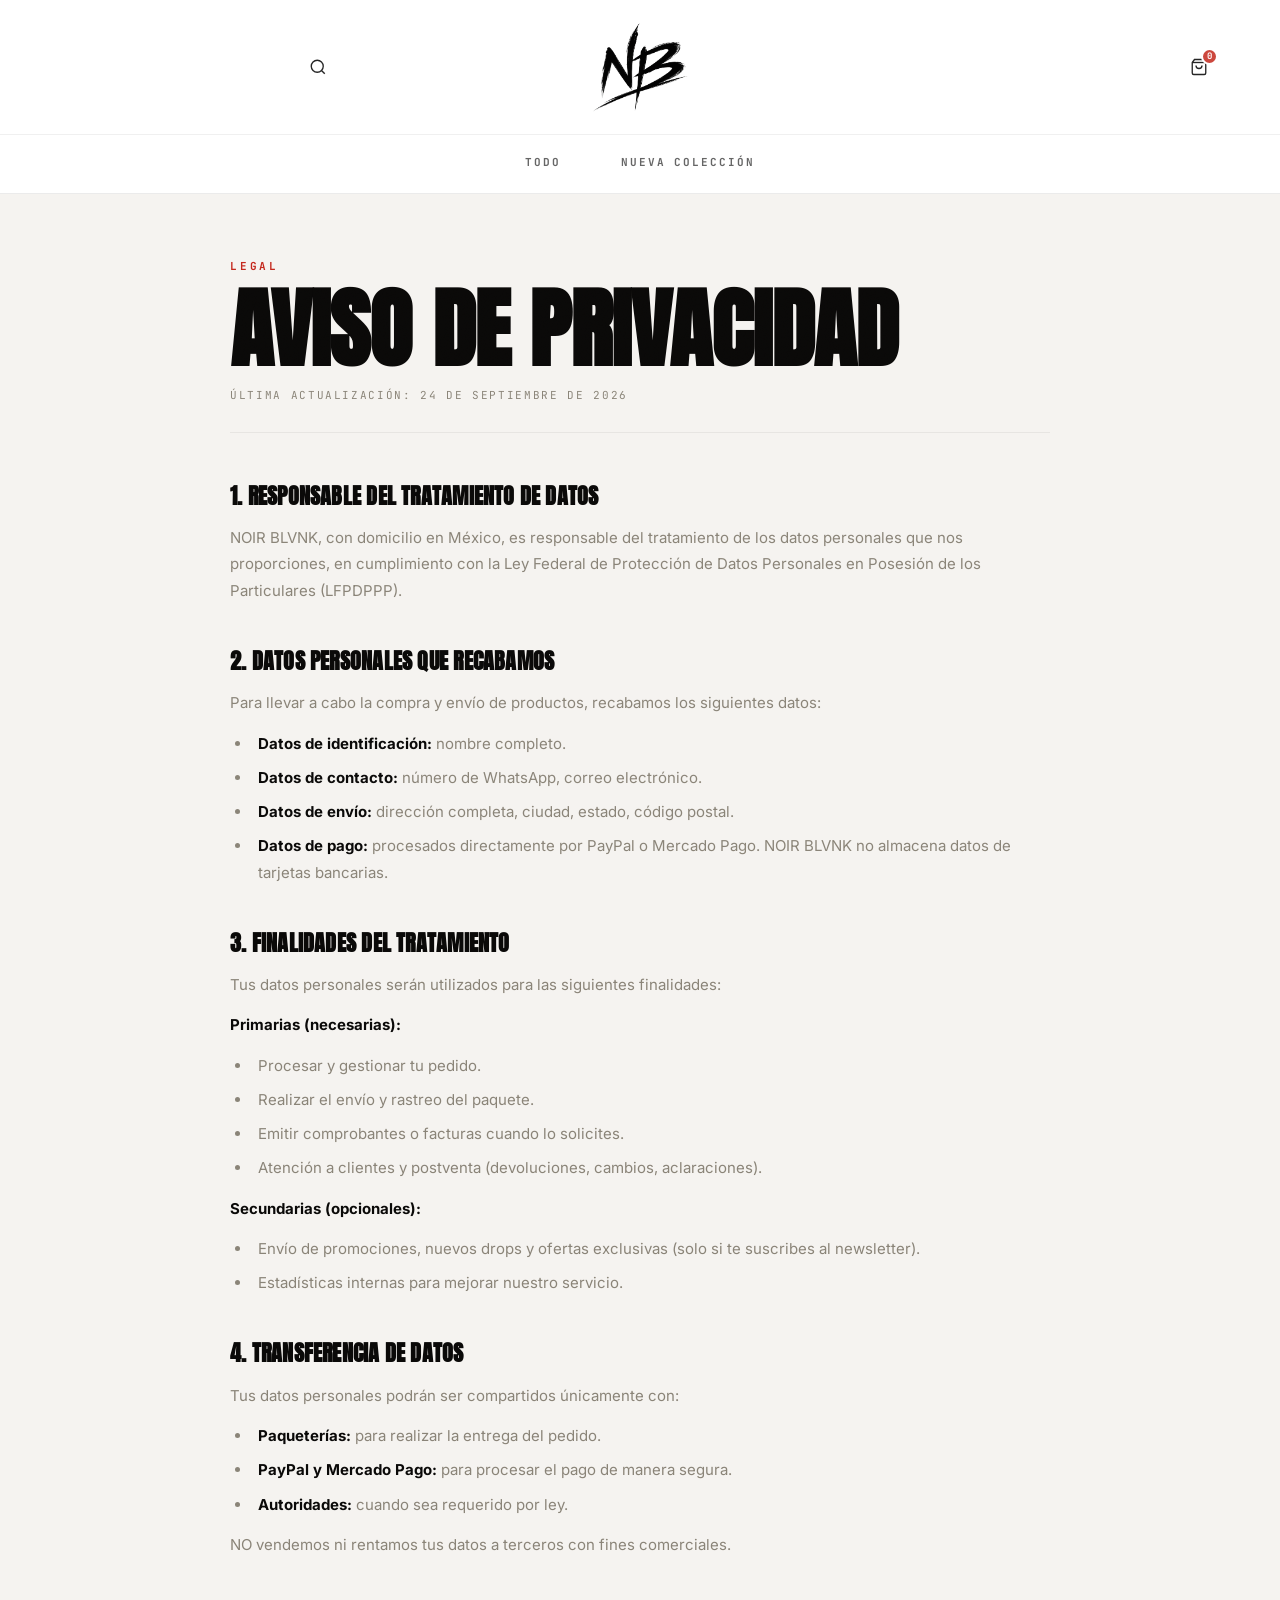
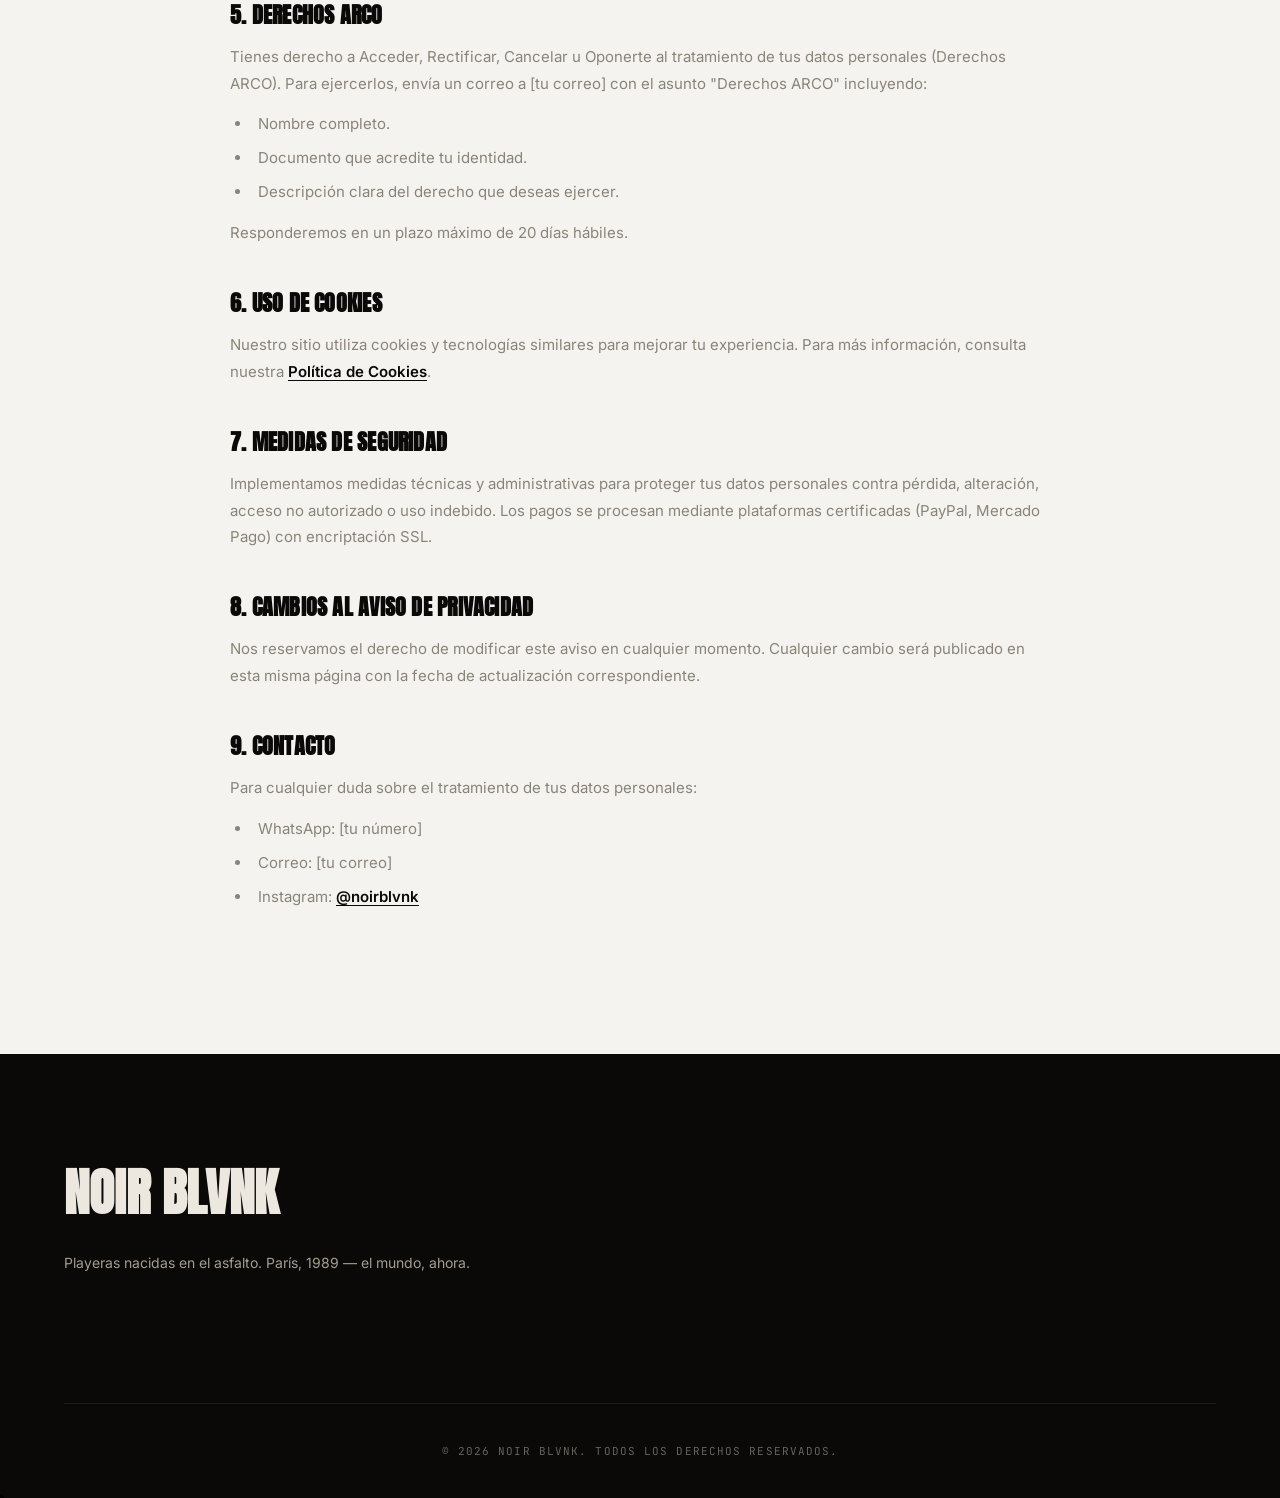
<file: privacidad.html>
<!DOCTYPE html>
<html lang="es">
<head>
    <meta charset="UTF-8">
    <meta name="viewport" content="width=device-width, initial-scale=1.0">
    <title>Aviso de Privacidad — NOIR BLVNK</title>
    <meta name="description" content="Aviso de privacidad y protección de datos personales de NOIR BLVNK.">

    <link rel="preconnect" href="https://fonts.googleapis.com">
    <link rel="preconnect" href="https://fonts.gstatic.com" crossorigin>
    <link href="https://fonts.googleapis.com/css2?family=Anton&family=Inter:wght@400;500;600;700&family=JetBrains+Mono:wght@400;700&display=swap" rel="stylesheet">

    <link rel="stylesheet" href="tienda.css">
    <link rel="stylesheet" href="legal.css">
</head>
<body>

    <div class="grain"></div>

    <nav class="shop-nav">
        <div class="shop-nav-top">
            <button class="shop-icon-btn" aria-label="Buscar">
                <svg width="18" height="18" viewBox="0 0 24 24" fill="none" stroke="currentColor" stroke-width="1.8">
                    <circle cx="11" cy="11" r="8"></circle>
                    <path d="m21 21-4.35-4.35"></path>
                </svg>
            </button>

            <a href="index.html" class="shop-logo" aria-label="NOIR BLVNK">
                <img src="logonoir.jpg" alt="NOIR BLVNK">
            </a>

            <div class="shop-nav-actions">
                <button class="shop-icon-btn" aria-label="Carrito">
                    <svg width="18" height="18" viewBox="0 0 24 24" fill="none" stroke="currentColor" stroke-width="1.8">
                        <path d="M6 2 3 6v14a2 2 0 0 0 2 2h14a2 2 0 0 0 2-2V6l-3-4Z"></path>
                        <path d="M3 6h18"></path>
                        <path d="M16 10a4 4 0 0 1-8 0"></path>
                    </svg>
                    <span class="shop-cart-badge">0</span>
                </button>
            </div>
        </div>
        <div class="shop-nav-bottom">
            <a href="index.html">Todo</a>
            <a href="index.html#newdrop">Nueva Colección</a>
        </div>
    </nav>

    <main class="legal-main">
        <div class="legal-container">
            <span class="legal-eyebrow">Legal</span>
            <h1 class="legal-title">Aviso de Privacidad</h1>
            <p class="legal-updated">Última actualización: 24 de septiembre de 2026</p>

            <div class="legal-content">

                <section class="legal-section">
                    <h2>1. Responsable del tratamiento de datos</h2>
                    <p>NOIR BLVNK, con domicilio en México, es responsable del tratamiento de los datos personales que nos proporciones, en cumplimiento con la Ley Federal de Protección de Datos Personales en Posesión de los Particulares (LFPDPPP).</p>
                </section>

                <section class="legal-section">
                    <h2>2. Datos personales que recabamos</h2>
                    <p>Para llevar a cabo la compra y envío de productos, recabamos los siguientes datos:</p>
                    <ul>
                        <li><strong>Datos de identificación:</strong> nombre completo.</li>
                        <li><strong>Datos de contacto:</strong> número de WhatsApp, correo electrónico.</li>
                        <li><strong>Datos de envío:</strong> dirección completa, ciudad, estado, código postal.</li>
                        <li><strong>Datos de pago:</strong> procesados directamente por PayPal o Mercado Pago. NOIR BLVNK no almacena datos de tarjetas bancarias.</li>
                    </ul>
                </section>

                <section class="legal-section">
                    <h2>3. Finalidades del tratamiento</h2>
                    <p>Tus datos personales serán utilizados para las siguientes finalidades:</p>
                    <p><strong>Primarias (necesarias):</strong></p>
                    <ul>
                        <li>Procesar y gestionar tu pedido.</li>
                        <li>Realizar el envío y rastreo del paquete.</li>
                        <li>Emitir comprobantes o facturas cuando lo solicites.</li>
                        <li>Atención a clientes y postventa (devoluciones, cambios, aclaraciones).</li>
                    </ul>
                    <p><strong>Secundarias (opcionales):</strong></p>
                    <ul>
                        <li>Envío de promociones, nuevos drops y ofertas exclusivas (solo si te suscribes al newsletter).</li>
                        <li>Estadísticas internas para mejorar nuestro servicio.</li>
                    </ul>
                </section>

                <section class="legal-section">
                    <h2>4. Transferencia de datos</h2>
                    <p>Tus datos personales podrán ser compartidos únicamente con:</p>
                    <ul>
                        <li><strong>Paqueterías:</strong> para realizar la entrega del pedido.</li>
                        <li><strong>PayPal y Mercado Pago:</strong> para procesar el pago de manera segura.</li>
                        <li><strong>Autoridades:</strong> cuando sea requerido por ley.</li>
                    </ul>
                    <p>NO vendemos ni rentamos tus datos a terceros con fines comerciales.</p>
                </section>

                <section class="legal-section">
                    <h2>5. Derechos ARCO</h2>
                    <p>Tienes derecho a Acceder, Rectificar, Cancelar u Oponerte al tratamiento de tus datos personales (Derechos ARCO). Para ejercerlos, envía un correo a [tu correo] con el asunto "Derechos ARCO" incluyendo:</p>
                    <ul>
                        <li>Nombre completo.</li>
                        <li>Documento que acredite tu identidad.</li>
                        <li>Descripción clara del derecho que deseas ejercer.</li>
                    </ul>
                    <p>Responderemos en un plazo máximo de 20 días hábiles.</p>
                </section>

                <section class="legal-section">
                    <h2>6. Uso de cookies</h2>
                    <p>Nuestro sitio utiliza cookies y tecnologías similares para mejorar tu experiencia. Para más información, consulta nuestra <a href="cookies.html">Política de Cookies</a>.</p>
                </section>

                <section class="legal-section">
                    <h2>7. Medidas de seguridad</h2>
                    <p>Implementamos medidas técnicas y administrativas para proteger tus datos personales contra pérdida, alteración, acceso no autorizado o uso indebido. Los pagos se procesan mediante plataformas certificadas (PayPal, Mercado Pago) con encriptación SSL.</p>
                </section>

                <section class="legal-section">
                    <h2>8. Cambios al aviso de privacidad</h2>
                    <p>Nos reservamos el derecho de modificar este aviso en cualquier momento. Cualquier cambio será publicado en esta misma página con la fecha de actualización correspondiente.</p>
                </section>

                <section class="legal-section">
                    <h2>9. Contacto</h2>
                    <p>Para cualquier duda sobre el tratamiento de tus datos personales:</p>
                    <ul>
                        <li>WhatsApp: [tu número]</li>
                        <li>Correo: [tu correo]</li>
                        <li>Instagram: <a href="https://www.instagram.com/noirblvnk/" target="_blank" rel="noopener">@noirblvnk</a></li>
                    </ul>
                </section>

            </div>
        </div>
    </main>

    <footer class="shop-footer">
        <div class="shop-footer-container">
            <div class="shop-footer-brand">
                <h3 class="shop-footer-logo">NOIR BLVNK</h3>
                <p class="shop-footer-tagline">Playeras nacidas en el asfalto. París, 1989 — el mundo, ahora.</p>
            </div>
            <div class="shop-footer-bottom">
                <p>© 2026 NOIR BLVNK. Todos los derechos reservados.</p>
            </div>
        </div>
    </footer>

    <script src="compartido.js"></script>
    <script src="tienda.js"></script>
</body>
</html>
</file>
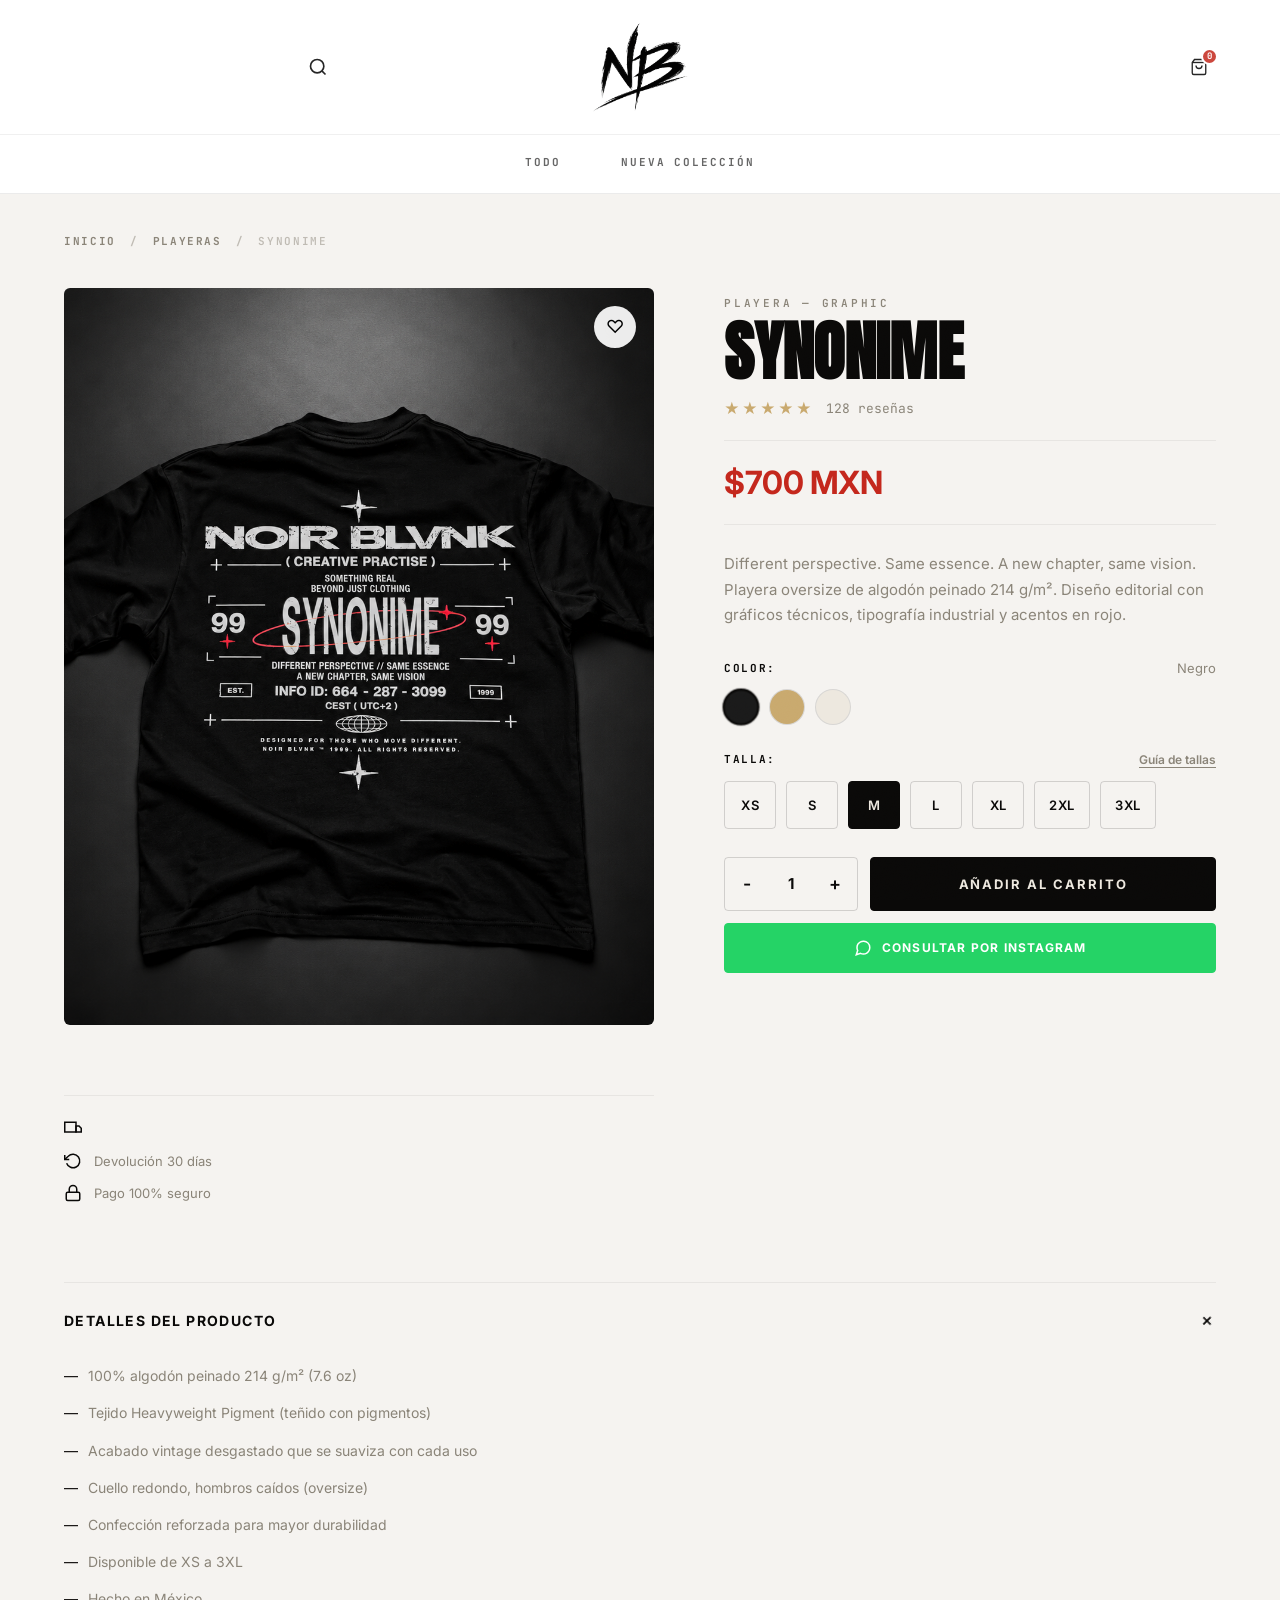
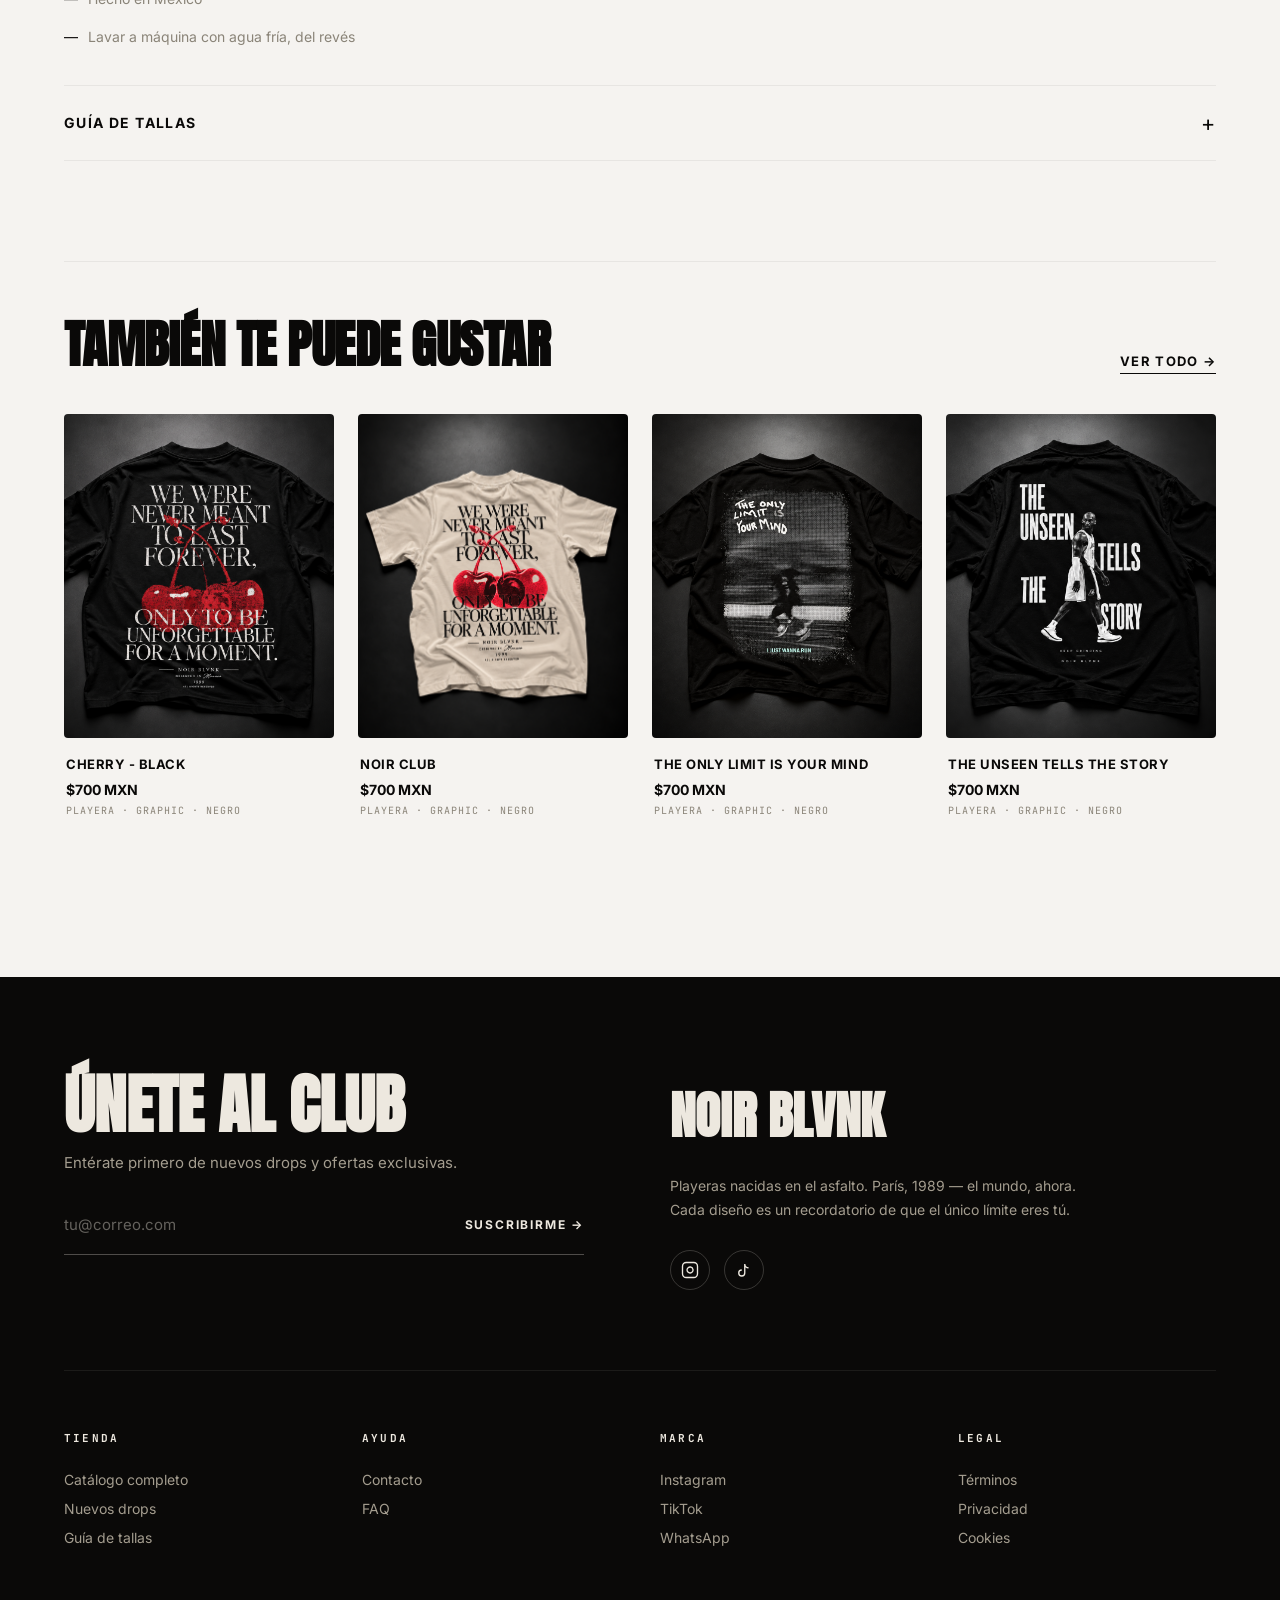
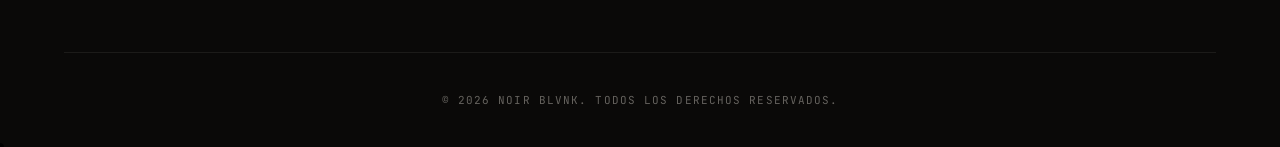
<file: producto.html>
<!DOCTYPE html>
<html lang="es">
<head>
    <meta charset="UTF-8">
    <meta name="viewport" content="width=device-width, initial-scale=1.0">
    <title>NOIR BLVNK — Producto</title>
    <meta name="description" content="Detalle de producto NOIR BLVNK.">

    <link rel="preconnect" href="https://fonts.googleapis.com">
    <link rel="preconnect" href="https://fonts.gstatic.com" crossorigin>
    <link href="https://fonts.googleapis.com/css2?family=Anton&family=Inter:wght@400;500;600;700&family=JetBrains+Mono:wght@400;700&display=swap" rel="stylesheet">

    <link rel="stylesheet" href="tienda.css">
    <link rel="stylesheet" href="producto.css">

    
<body>

    <div class="grain"></div>

    <!-- ============================================
         NAV
    ============================================= -->
    <nav class="shop-nav">
        <div class="shop-nav-top">
            <button class="shop-icon-btn" aria-label="Buscar">
                <svg width="20" height="20" viewBox="0 0 24 24" fill="none" stroke="currentColor" stroke-width="2">
                    <circle cx="11" cy="11" r="8"></circle>
                    <path d="m21 21-4.35-4.35"></path>
                </svg>
            </button>

            <a href="index.html" class="shop-logo" aria-label="NOIR BLVNK">
                <img src="logonoir.jpg" alt="NOIR BLVNK">
            </a>

           <div class="shop-nav-actions">
    <button class="shop-icon-btn" aria-label="Carrito">
        <svg width="18" height="18" viewBox="0 0 24 24" fill="none" stroke="currentColor" stroke-width="1.8">
            <path d="M6 2 3 6v14a2 2 0 0 0 2 2h14a2 2 0 0 0 2-2V6l-3-4Z"></path>
            <path d="M3 6h18"></path>
            <path d="M16 10a4 4 0 0 1-8 0"></path>
        </svg>
        <span class="shop-cart-badge">0</span>
    </button>
</div>
        </div>

        <div class="shop-nav-bottom">
            <a href="index.html">Todo</a>
            <a href="index.html#newdrop">Nueva Colección</a>
        </div>
    </nav>

    <!-- ============================================
         MIGAS
    ============================================= -->
    <nav class="product-breadcrumb" aria-label="breadcrumb">
        <a href="index.html">Inicio</a>
        <span class="product-breadcrumb-sep">/</span>
        <a href="index.html">Playeras</a>
        <span class="product-breadcrumb-sep">/</span>
        <span class="current">SYNONIME</span>
    </nav>

    <!-- ============================================
         PRODUCTO
    ============================================= -->
    <main class="product-main">
        <div class="product-container">

            <!-- GALERÍA -->
            <div class="product-gallery product-gallery--single">
                <div class="product-main-image">
                    <button class="product-fav" aria-label="Favorito">♡</button>
                    <img id="mainImage" src="synonime.jpg" alt="Producto">
                </div>
            </div>

            <!-- INFO -->
            <div class="product-info">

                <span class="product-category">Playera — Graphic</span>
                <h1 class="product-title">SYNONIME</h1>

                <div class="product-rating">
                    <span class="product-stars">★★★★★</span>
                    <span class="product-reviews">128 reseñas</span>
                </div>

                <div class="product-prices">
                    <span class="product-price product-price--current">$700 MXN</span>
                </div>

                <p class="product-description">
                    Different perspective. Same essence. A new chapter, same vision.
                    Playera oversize de algodón peinado 214 g/m². Diseño editorial con
                    gráficos técnicos, tipografía industrial y acentos en rojo.
                </p>

                <!-- COLORES -->
                <div class="product-option">
                    <div class="product-option-header">
                        <span class="product-option-label">Color:</span>
                        <span class="product-option-value" id="colorValue">Negro</span>
                    </div>
                    <div class="product-colors">
                        <button class="product-color active" data-color="Negro" style="background:#1a1a1a"></button>
                        <button class="product-color" data-color="Beige" style="background:#c9a96e"></button>
                        <button class="product-color" data-color="Blanco" style="background:#ede8df"></button>
                    </div>
                </div>

                <!-- TALLAS -->
                <div class="product-option">
                    <div class="product-option-header">
                        <span class="product-option-label">Talla:</span>
                        <button class="product-size-guide">Guía de tallas</button>
                    </div>
                    <div class="product-sizes">
                        <button class="product-size">XS</button>
                        <button class="product-size">S</button>
                        <button class="product-size active">M</button>
                        <button class="product-size">L</button>
                        <button class="product-size">XL</button>
                        <button class="product-size">2XL</button>
                        <button class="product-size">3XL</button>
                    </div>
                </div>

                <!-- CANTIDAD + CARRITO -->
                <div class="product-actions">
                    <div class="product-qty">
                        <button class="product-qty-btn" data-action="minus">-</button>
                        <input type="number" id="qtyInput" value="1" min="1" max="10">
                        <button class="product-qty-btn" data-action="plus">+</button>
                    </div>
                    <button class="product-add-btn" id="addToCart">
                        <span>Añadir al carrito</span>
                    </button>
                </div>

                <!-- CONSULTA DIRECTA (WhatsApp / Instagram) -->
                <div class="whatsapp-alternative">
                    <a href="#" class="whatsapp-btn" target="_blank" rel="noopener">
                        <svg width="18" height="18" viewBox="0 0 24 24" fill="none" stroke="currentColor" stroke-width="2">
                            <path d="M21 11.5a8.38 8.38 0 0 1-.9 3.8 8.5 8.5 0 0 1-7.6 4.7 8.38 8.38 0 0 1-3.8-.9L3 21l1.9-5.7a8.38 8.38 0 0 1-.9-3.8 8.5 8.5 0 0 1 4.7-7.6 8.38 8.38 0 0 1 3.8-.9h.5a8.48 8.48 0 0 1 8 8v.5z"></path>
                        </svg>
                        <span>Consultar por Instagram</span>
                    </a>
                </div>

               

</div>

                <!-- META -->
                <div class="product-meta">
                    <div class="product-meta-item">
                        <svg width="18" height="18" viewBox="0 0 24 24" fill="none" stroke="currentColor" stroke-width="2">
                            <rect x="1" y="3" width="15" height="13"></rect>
                            <polygon points="16 8 20 8 23 11 23 16 16 16 16 8"></polygon>
                        </svg>
                    </div>
                    <div class="product-meta-item">
                        <svg width="18" height="18" viewBox="0 0 24 24" fill="none" stroke="currentColor" stroke-width="2">
                            <polyline points="1 4 1 10 7 10"></polyline>
                            <path d="M3.51 15a9 9 0 1 0 2.13-9.36L1 10"></path>
                        </svg>
                        Devolución 30 días
                    </div>
                    <div class="product-meta-item">
                        <svg width="18" height="18" viewBox="0 0 24 24" fill="none" stroke="currentColor" stroke-width="2">
                            <rect x="3" y="11" width="18" height="11" rx="2"></rect>
                            <path d="M7 11V7a5 5 0 0 1 10 0v4"></path>
                        </svg>
                        Pago 100% seguro
                    </div>
                </div>

            </div>
        </div>

        <!-- ============================================
             ACORDEÓN
        ============================================= -->
        <div class="product-accordion">

            <details class="product-accordion-item" open>
                <summary>
                    <span>Detalles del producto</span>
                    <span class="product-accordion-icon">+</span>
                </summary>
                <div class="product-accordion-content">
                    <ul>
                        <li>100% algodón peinado 214 g/m² (7.6 oz)</li>
                        <li>Tejido Heavyweight Pigment (teñido con pigmentos)</li>
                        <li>Acabado vintage desgastado que se suaviza con cada uso</li>
                        <li>Cuello redondo, hombros caídos (oversize)</li>
                        <li>Confección reforzada para mayor durabilidad</li>
                        <li>Disponible de XS a 3XL</li>
                        <li>Hecho en México</li>
                        <li>Lavar a máquina con agua fría, del revés</li>
                    </ul>
                </div>
            </details>

            <details class="product-accordion-item" id="tallas">
                <summary>
                    <span>Guía de tallas</span>
                    <span class="product-accordion-icon">+</span>
                </summary>
                <div class="product-accordion-content">

                    <p class="size-note">
                        Todas nuestras playeras son modelo <strong>Heavyweight Pigment Tee</strong>.
                        Esta guía aplica para cualquier diseño del catálogo.
                    </p>

                    <table class="product-size-table">
                        <thead>
                            <tr>
                                <th>Talla</th>
                                <th>Ancho</th>
                                <th>Largo</th>
                            </tr>
                        </thead>
                        <tbody>
                            <tr><td>XS</td><td>18.5" / 47 cm</td><td>25" / 63.5 cm</td></tr>
                            <tr><td>S</td><td>20.5" / 52 cm</td><td>26" / 66 cm</td></tr>
                            <tr><td>M</td><td>22.5" / 57 cm</td><td>27" / 68.5 cm</td></tr>
                            <tr><td>L</td><td>24.5" / 62 cm</td><td>28" / 71 cm</td></tr>
                            <tr><td>XL</td><td>26.5" / 67 cm</td><td>29" / 73.5 cm</td></tr>
                            <tr><td>2XL</td><td>28.5" / 72 cm</td><td>30" / 76 cm</td></tr>
                            <tr><td>3XL</td><td>30.5" / 77.5 cm</td><td>31" / 78.5 cm</td></tr>
                        </tbody>
                    </table>

                    <p class="size-note">
                        Medidas tomadas con la prenda extendida sobre una superficie plana.
                        Nuestro corte es <strong>oversize</strong> — si buscas un fit más ajustado, pide una talla menos.
                    </p>

                </div>
            </details>

        </div>

        <!-- ============================================
             RELACIONADOS
        ============================================= -->
        <section class="product-related">
            <div class="product-related-header">
                <h2 class="product-related-title">También te puede gustar</h2>
                <a href="index.html" class="product-related-link">Ver todo →</a>
            </div>

            <div class="shop-grid">

                <article class="shop-card" data-name="Cherry Black" data-price="700">
                    <a href="producto.html?id=cherry-negro" class="shop-card-link">
                        <div class="shop-card-image">
                            <img src="cherry-negro.jpg" alt="Cherry - Black">
                        </div>
                        <div class="shop-card-info">
                            <h3 class="shop-card-title">Cherry - Black</h3>
                            <div class="shop-card-prices">
                                <span class="shop-card-price">$700 MXN</span>
                            </div>
                            <p class="shop-card-meta">Playera · Graphic · Negro</p>
                        </div>
                    </a>
                </article>

                <article class="shop-card" data-name="Noir Club" data-price="700">
                    <a href="producto.html?id=noir-club" class="shop-card-link">
                        <div class="shop-card-image">
                            <img src="noir-club.jpg" alt="Noir Club">
                        </div>
                        <div class="shop-card-info">
                            <h3 class="shop-card-title">Noir Club</h3>
                            <div class="shop-card-prices">
                                <span class="shop-card-price">$700 MXN</span>
                            </div>
                            <p class="shop-card-meta">Playera · Graphic · Negro</p>
                        </div>
                    </a>
                </article>

                <article class="shop-card" data-name="The Only Limit" data-price="700">
                    <a href="producto.html?id=the-only-limit" class="shop-card-link">
                        <div class="shop-card-image">
                            <img src="the-only-limit.jpg" alt="The Only Limit">
                        </div>
                        <div class="shop-card-info">
                            <h3 class="shop-card-title">The Only Limit Is Your Mind</h3>
                            <div class="shop-card-prices">
                                <span class="shop-card-price">$700 MXN</span>
                            </div>
                            <p class="shop-card-meta">Playera · Graphic · Negro</p>
                        </div>
                    </a>
                </article>

                <article class="shop-card" data-name="The Unseen Story" data-price="700">
                    <a href="producto.html?id=unseen-story" class="shop-card-link">
                        <div class="shop-card-image">
                            <img src="unseen-story.jpg" alt="The Unseen Story">
                        </div>
                        <div class="shop-card-info">
                            <h3 class="shop-card-title">The Unseen Tells The Story</h3>
                            <div class="shop-card-prices">
                                <span class="shop-card-price">$700 MXN</span>
                            </div>
                            <p class="shop-card-meta">Playera · Graphic · Negro</p>
                        </div>
                    </a>
                </article>

            </div>
        </section>
    </main>

    <!-- ============================================
         FOOTER
    ============================================= -->
    <footer class="shop-footer">
        <div class="shop-footer-container">

            <div class="shop-footer-newsletter">
                <h2 class="shop-footer-title">Únete al club</h2>
                <p class="shop-footer-sub">Entérate primero de nuevos drops y ofertas exclusivas.</p>
                <form class="shop-footer-form" id="newsletterForm">
                    <input type="email" name="email" placeholder="tu@correo.com" required>
                    <button type="submit">Suscribirme →</button>
                </form>
            </div>

            <div class="shop-footer-brand">
                <h3 class="shop-footer-logo">NOIR BLVNK</h3>
                <p class="shop-footer-tagline">
                    Playeras nacidas en el asfalto. París, 1989 — el mundo, ahora.
                    Cada diseño es un recordatorio de que el único límite eres tú.
                </p>
                <div class="shop-footer-social">
                    <a href="https://www.instagram.com/noirblvnk/" target="_blank" rel="noopener" aria-label="Instagram">
                        <svg width="18" height="18" viewBox="0 0 24 24" fill="none" stroke="currentColor" stroke-width="1.8">
                            <rect x="2" y="2" width="20" height="20" rx="5"></rect>
                            <path d="M16 11.37A4 4 0 1 1 12.63 8 4 4 0 0 1 16 11.37z"></path>
                            <line x1="17.5" y1="6.5" x2="17.51" y2="6.5"></line>
                        </svg>
                    </a>
                    <a href="https://www.tiktok.com/@noirblvnk" target="_blank" rel="noopener" aria-label="TikTok">
                        <svg width="18" height="18" viewBox="0 0 24 24" fill="none" stroke="currentColor" stroke-width="1.8">
                            <path d="M9 12a4 4 0 1 0 4 4V4a5 5 0 0 0 5 5"></path>
                        </svg>
                    </a>
                </div>
            </div>

            <div class="shop-footer-links">

                <div class="shop-footer-col">
                    <h4>Tienda</h4>
                    <a href="index.html#catalogo">Catálogo completo</a>
                    <a href="index.html#newdrop">Nuevos drops</a>
                    <a href="producto.html#tallas">Guía de tallas</a>
                </div>

                <div class="shop-footer-col">
                    <h4>Ayuda</h4>
                    <a href="https://wa.me/5215512345678" target="_blank" rel="noopener">Contacto</a>
                                <a href="https://wa.me/5215512345678?text=Hola,%20tengo%20una%20duda" target="_blank" rel="noopener">FAQ</a>
                </div>

                <div class="shop-footer-col">
                    <h4>Marca</h4>
                    <a href="https://www.instagram.com/noirblvnk/" target="_blank" rel="noopener">Instagram</a>
                    <a href="https://www.tiktok.com/@noirblvnk" target="_blank" rel="noopener">TikTok</a>
                    <a href="https://wa.me/5215512345678" target="_blank" rel="noopener">WhatsApp</a>
                </div>

                <div class="shop-footer-col">
                    <h4>Legal</h4>
                    <a href="terminos.html">Términos</a>
                    <a href="privacidad.html">Privacidad</a>
                    <a href="cookies.html">Cookies</a>
                </div>

            </div>

            <div class="shop-footer-bottom">
                <p>© 2026 NOIR BLVNK. Todos los derechos reservados.</p>
            </div>
        </div>
    </footer>

    <script src="compartido.js"></script>
    <script src="tienda.js"></script>
    <script src="producto.js"></script>
</body>
</html>
</file>
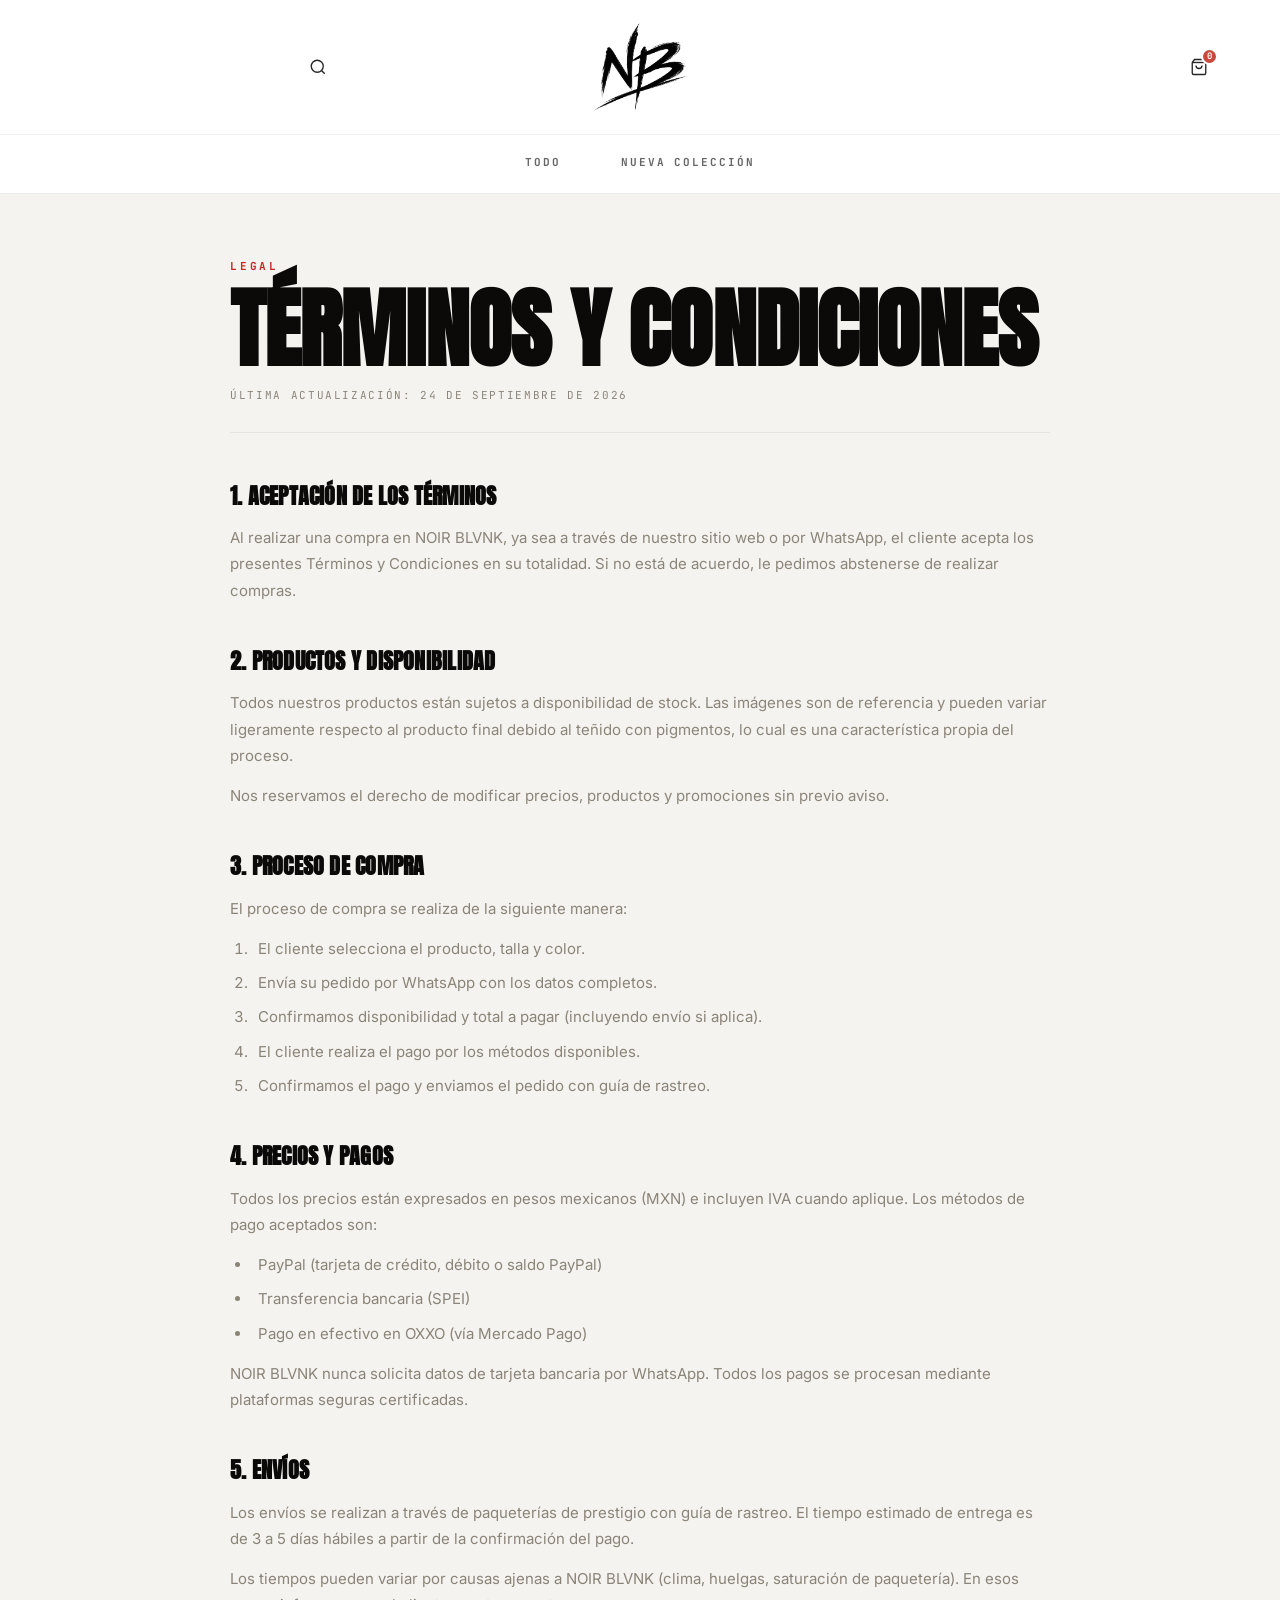
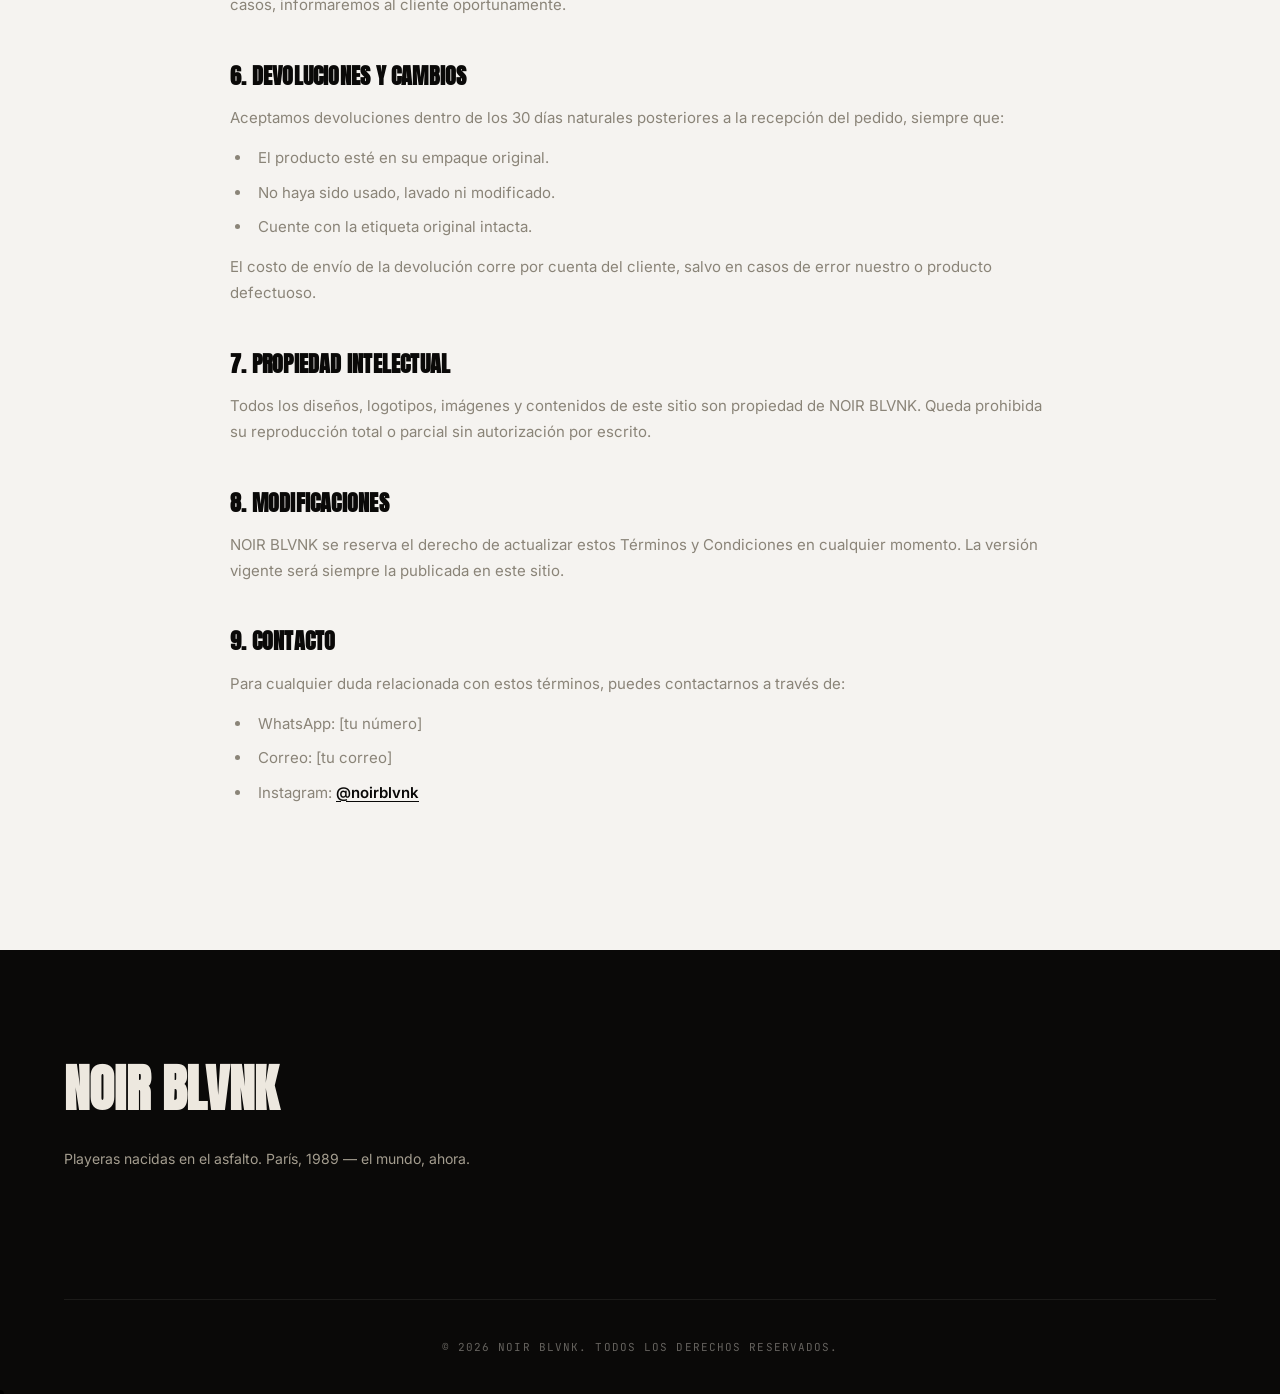
<file: terminos.html>
<!DOCTYPE html>
<html lang="es">
<head>
    <meta charset="UTF-8">
    <meta name="viewport" content="width=device-width, initial-scale=1.0">
    <title>Términos y Condiciones — NOIR BLVNK</title>
    <meta name="description" content="Términos y condiciones de compra en NOIR BLVNK.">

    <link rel="preconnect" href="https://fonts.googleapis.com">
    <link rel="preconnect" href="https://fonts.gstatic.com" crossorigin>
    <link href="https://fonts.googleapis.com/css2?family=Anton&family=Inter:wght@400;500;600;700&family=JetBrains+Mono:wght@400;700&display=swap" rel="stylesheet">

    <link rel="stylesheet" href="tienda.css">
    <link rel="stylesheet" href="legal.css">
</head>
<body>

    <div class="grain"></div>

    <!-- NAV -->
    <nav class="shop-nav">
        <div class="shop-nav-top">
            <button class="shop-icon-btn" aria-label="Buscar">
                <svg width="18" height="18" viewBox="0 0 24 24" fill="none" stroke="currentColor" stroke-width="1.8">
                    <circle cx="11" cy="11" r="8"></circle>
                    <path d="m21 21-4.35-4.35"></path>
                </svg>
            </button>

            <a href="index.html" class="shop-logo" aria-label="NOIR BLVNK">
                <img src="logonoir.jpg" alt="NOIR BLVNK">
            </a>

            <div class="shop-nav-actions">
                <button class="shop-icon-btn" aria-label="Carrito">
                    <svg width="18" height="18" viewBox="0 0 24 24" fill="none" stroke="currentColor" stroke-width="1.8">
                        <path d="M6 2 3 6v14a2 2 0 0 0 2 2h14a2 2 0 0 0 2-2V6l-3-4Z"></path>
                        <path d="M3 6h18"></path>
                        <path d="M16 10a4 4 0 0 1-8 0"></path>
                    </svg>
                    <span class="shop-cart-badge">0</span>
                </button>
            </div>
        </div>
        <div class="shop-nav-bottom">
            <a href="index.html">Todo</a>
            <a href="index.html#newdrop">Nueva Colección</a>
        </div>
    </nav>

    <!-- CONTENIDO LEGAL -->
    <main class="legal-main">
        <div class="legal-container">
            <span class="legal-eyebrow">Legal</span>
            <h1 class="legal-title">Términos y Condiciones</h1>
            <p class="legal-updated">Última actualización: 24 de septiembre de 2026</p>

            <div class="legal-content">

                <section class="legal-section">
                    <h2>1. Aceptación de los términos</h2>
                    <p>Al realizar una compra en NOIR BLVNK, ya sea a través de nuestro sitio web o por WhatsApp, el cliente acepta los presentes Términos y Condiciones en su totalidad. Si no está de acuerdo, le pedimos abstenerse de realizar compras.</p>
                </section>

                <section class="legal-section">
                    <h2>2. Productos y disponibilidad</h2>
                    <p>Todos nuestros productos están sujetos a disponibilidad de stock. Las imágenes son de referencia y pueden variar ligeramente respecto al producto final debido al teñido con pigmentos, lo cual es una característica propia del proceso.</p>
                    <p>Nos reservamos el derecho de modificar precios, productos y promociones sin previo aviso.</p>
                </section>

                <section class="legal-section">
                    <h2>3. Proceso de compra</h2>
                    <p>El proceso de compra se realiza de la siguiente manera:</p>
                    <ol>
                        <li>El cliente selecciona el producto, talla y color.</li>
                        <li>Envía su pedido por WhatsApp con los datos completos.</li>
                        <li>Confirmamos disponibilidad y total a pagar (incluyendo envío si aplica).</li>
                        <li>El cliente realiza el pago por los métodos disponibles.</li>
                        <li>Confirmamos el pago y enviamos el pedido con guía de rastreo.</li>
                    </ol>
                </section>

                <section class="legal-section">
                    <h2>4. Precios y pagos</h2>
                    <p>Todos los precios están expresados en pesos mexicanos (MXN) e incluyen IVA cuando aplique. Los métodos de pago aceptados son:</p>
                    <ul>
                        <li>PayPal (tarjeta de crédito, débito o saldo PayPal)</li>
                        <li>Transferencia bancaria (SPEI)</li>
                        <li>Pago en efectivo en OXXO (vía Mercado Pago)</li>
                    </ul>
                    <p>NOIR BLVNK nunca solicita datos de tarjeta bancaria por WhatsApp. Todos los pagos se procesan mediante plataformas seguras certificadas.</p>
                </section>

                <section class="legal-section">
                    <h2>5. Envíos</h2>
                    <p>Los envíos se realizan a través de paqueterías de prestigio con guía de rastreo. El tiempo estimado de entrega es de 3 a 5 días hábiles a partir de la confirmación del pago.</p>
                    <p>Los tiempos pueden variar por causas ajenas a NOIR BLVNK (clima, huelgas, saturación de paquetería). En esos casos, informaremos al cliente oportunamente.</p>
                </section>

                <section class="legal-section">
                    <h2>6. Devoluciones y cambios</h2>
                    <p>Aceptamos devoluciones dentro de los 30 días naturales posteriores a la recepción del pedido, siempre que:</p>
                    <ul>
                        <li>El producto esté en su empaque original.</li>
                        <li>No haya sido usado, lavado ni modificado.</li>
                        <li>Cuente con la etiqueta original intacta.</li>
                    </ul>
                    <p>El costo de envío de la devolución corre por cuenta del cliente, salvo en casos de error nuestro o producto defectuoso.</p>
                </section>

                <section class="legal-section">
                    <h2>7. Propiedad intelectual</h2>
                    <p>Todos los diseños, logotipos, imágenes y contenidos de este sitio son propiedad de NOIR BLVNK. Queda prohibida su reproducción total o parcial sin autorización por escrito.</p>
                </section>

                <section class="legal-section">
                    <h2>8. Modificaciones</h2>
                    <p>NOIR BLVNK se reserva el derecho de actualizar estos Términos y Condiciones en cualquier momento. La versión vigente será siempre la publicada en este sitio.</p>
                </section>

                <section class="legal-section">
                    <h2>9. Contacto</h2>
                    <p>Para cualquier duda relacionada con estos términos, puedes contactarnos a través de:</p>
                    <ul>
                        <li>WhatsApp: [tu número]</li>
                        <li>Correo: [tu correo]</li>
                        <li>Instagram: <a href="https://www.instagram.com/noirblvnk/" target="_blank" rel="noopener">@noirblvnk</a></li>
                    </ul>
                </section>

            </div>
        </div>
    </main>

    <!-- FOOTER SIMPLE -->
    <footer class="shop-footer">
        <div class="shop-footer-container">
            <div class="shop-footer-brand">
                <h3 class="shop-footer-logo">NOIR BLVNK</h3>
                <p class="shop-footer-tagline">Playeras nacidas en el asfalto. París, 1989 — el mundo, ahora.</p>
            </div>
            <div class="shop-footer-bottom">
                <p>© 2026 NOIR BLVNK. Todos los derechos reservados.</p>
            </div>
        </div>
    </footer>

    <script src="compartido.js"></script>
    <script src="tienda.js"></script>
</body>
</html>
</file>
<file: tienda.css>
/* ========================================== */
/* ========== VARIABLES ====================== */
/* ========================================== */

:root {
    --black: #0a0908;
    --black-2: #141210;
    --black-3: #1c1917;
    --bone: #ede8df;
    --bone-dim: #a49d8f;
    --grey: #8a8478;
    --red: #8c1c1c;
    --red-bright: #c4271c;
    --bg-light: #f5f3f0;
    --bg-light-2: #e8e5e0;
    --hair-light: rgba(0, 0, 0, 0.06);
    --green: #2a9d8f;
    --gold: #c9a96e;
    --shadow-card: 0 8px 30px rgba(10, 9, 8, 0.08);
    --shadow-hover: 0 20px 50px rgba(10, 9, 8, 0.18);
    --ease: cubic-bezier(0.22, 1, 0.36, 1);
}

/* ========================================== */
/* ========== RESET =========================== */
/* ========================================== */

* {
    margin: 0;
    padding: 0;
    box-sizing: border-box;
}

html {
    scroll-behavior: smooth;
}

body {
    background: var(--bg-light);
    color: var(--black);
    font-family: 'Inter', sans-serif;
    overflow-x: hidden;
    -webkit-font-smoothing: antialiased;
}

a {
    color: inherit;
    text-decoration: none;
}

img {
    max-width: 100%;
    display: block;
}

button {
    font-family: inherit;
}

/* ========================================== */
/* ========== GRAIN =========================== */
/* ========================================== */

.grain {
    position: fixed;
    inset: 0;
    pointer-events: none;
    z-index: 999;
    opacity: 0.035;
    mix-blend-mode: overlay;
    background-image: url("data:image/svg+xml,%3Csvg xmlns='http://www.w3.org/2000/svg' width='120' height='120'%3E%3Cfilter id='n'%3E%3CfeTurbulence type='fractalNoise' baseFrequency='0.9' numOctaves='2' stitchTiles='stitch'/%3E%3C/filter%3E%3Crect width='100%25' height='100%25' filter='url(%23n)'/%3E%3C/svg%3E");
}

/* ========================================== */
/* ========== HEADER / NAV ==================== */
/* ========================================== */

.shop-nav {
    position: sticky;
    top: 0;
    z-index: 100;
    background: #ffffff;
    color: #000000;
    border-bottom: 1px solid rgba(0, 0, 0, 0.08);
}

.shop-nav-top {
    display: grid;
    grid-template-columns: 1fr auto 1fr;
    align-items: center;
    padding: 22px 5vw;
    gap: 20px;
}

/* ========================================== */
/* ========== LOGO ============================ */
/* ========================================== */

.shop-logo {
    display: flex;
    align-items: center;
    justify-content: center;
    text-decoration: none;
    font-size: 0;
    line-height: 0;
    color: #000000;
    transition: letter-spacing 0.4s var(--ease);
}

.shop-logo:hover {
    letter-spacing: 0.04em;
}

.shop-logo img {
    display: block;
    height: clamp(50px, 7vw, 96px);
    width: auto;
    max-width: 260px;
    aspect-ratio: auto;
    object-fit: contain;
    border-radius: 0;
    background: transparent;
    overflow: visible;
    transition:
        transform 0.3s var(--ease),
        opacity 0.3s var(--ease);
}

.shop-logo:hover img {
    transform: scale(1.03);
    opacity: 0.95;
}

/* ========================================== */
/* ========== ICONOS HEADER =================== */
/* ========================================== */

.shop-icon-btn {
    background: transparent;
    border: none;
    color: #000000;
    cursor: pointer;
    padding: 8px;
    display: flex;
    align-items: center;
    justify-content: center;
    opacity: 0.85;
    transition: all 0.3s var(--ease);
    position: relative;
}

.shop-icon-btn svg {
    stroke: #000000;
    color: #000000;
}

.shop-icon-btn:hover {
    opacity: 1;
    transform: translateY(-2px);
}

.shop-nav-actions {
    display: flex;
    align-items: center;
    justify-content: flex-end;
    gap: 10px;
}

/* ========================================== */
/* ========== PAÍS =========================== */
/* ========================================== */

.shop-country-btn {
    background: transparent;
    border: none;
    color: #000000;
    font-family: 'JetBrains Mono', monospace;
    font-size: 11px;
    font-weight: 700;
    letter-spacing: 0.15em;
    cursor: pointer;
    display: flex;
    align-items: center;
    gap: 5px;
    padding: 8px 10px;
    opacity: 0.75;
    transition: opacity 0.3s ease;
}

.shop-country-btn:hover {
    opacity: 1;
}

/* ========================================== */
/* ========== CARRITO BADGE =================== */
/* ========================================== */

.shop-cart-badge {
    position: absolute;
    top: -2px;
    right: -2px;
    background: var(--red-bright);
    color: #fff;
    font-family: 'JetBrains Mono', monospace;
    font-size: 9px;
    font-weight: 700;
    min-width: 17px;
    height: 17px;
    border-radius: 999px;
    display: flex;
    align-items: center;
    justify-content: center;
    padding: 0 4px;
    border: 2px solid #ffffff;
    transition: transform 0.2s ease;
}

/* ========================================== */
/* ========== NAV INFERIOR ==================== */
/* ========================================== */

.shop-nav-bottom {
    display: flex;
    align-items: center;
    justify-content: center;
    gap: 60px;
    padding: 16px 5vw 20px;
    border-top: 1px solid rgba(0, 0, 0, 0.06);
    flex-wrap: wrap;
    background: #ffffff;
}

.shop-nav-bottom a {
    font-family: 'JetBrains Mono', monospace;
    font-size: 11px;
    font-weight: 700;
    letter-spacing: 0.18em;
    text-transform: uppercase;
    color: #000000;
    opacity: 0.6;
    position: relative;
    padding: 4px 0;
    transition: all 0.3s var(--ease);
}

.shop-nav-bottom a::after {
    content: '';
    position: absolute;
    bottom: -4px;
    left: 0;
    width: 0;
    height: 1px;
    background: #000000;
    transition: width 0.35s var(--ease);
}

.shop-nav-bottom a:hover,
.shop-nav-bottom a.active {
    opacity: 1;
}

.shop-nav-bottom a.active::after,
.shop-nav-bottom a:hover::after {
    width: 100%;
}

/* ========================================== */
/* ========== BANNER MARQUEE ================== */
/* ========================================== */

.shop-banner {
    background: var(--red-bright);
    color: #fff;
    padding: 12px 0;
    overflow: hidden;
}

.shop-banner-track {
    display: flex;
    gap: 40px;
    white-space: nowrap;
    animation: marquee 40s linear infinite;
    font-family: 'JetBrains Mono', monospace;
    font-size: 11px;
    font-weight: 700;
    letter-spacing: 0.22em;
    text-transform: uppercase;
}

.shop-banner-track span {
    flex-shrink: 0;
}

.shop-banner-dot {
    opacity: 0.6;
}

@keyframes marquee {
    0% {
        transform: translateX(0);
    }

    100% {
        transform: translateX(-50%);
    }
}

/* ========================================== */
/* ========== HERO ============================ */
/* ========================================== */

.shop-hero {
    display: grid;
    grid-template-columns: 1fr auto;
    align-items: end;
    gap: 40px;
    padding: 100px 5vw 80px;
    background: var(--bg-light);
    border-bottom: 1px solid var(--hair-light);
}

.shop-hero-inner {
    max-width: 900px;
}

.shop-hero-tag {
    display: inline-block;
    font-family: 'JetBrains Mono', monospace;
    font-size: 11px;
    font-weight: 700;
    letter-spacing: 0.25em;
    text-transform: uppercase;
    color: var(--red-bright);
    margin-bottom: 24px;
    padding: 6px 14px;
    border: 1px solid var(--red-bright);
    border-radius: 50px;
}

.shop-hero-title {
    font-family: 'Anton', sans-serif;
    font-size: clamp(64px, 12vw, 180px);
    line-height: 0.85;
    letter-spacing: -0.02em;
    color: var(--black);
    text-transform: uppercase;
    margin-bottom: 32px;
}

.shop-hero-sub {
    font-size: 16px;
    line-height: 1.6;
    color: var(--grey);
    max-width: 480px;
    margin-bottom: 40px;
}

.shop-hero-actions {
    display: flex;
    gap: 14px;
    flex-wrap: wrap;
}

.btn-primary,
.btn-ghost {
    display: inline-flex;
    align-items: center;
    justify-content: center;
    padding: 16px 34px;
    font-family: 'Inter', sans-serif;
    font-size: 12px;
    font-weight: 700;
    letter-spacing: 0.2em;
    text-transform: uppercase;
    border-radius: 50px;
    cursor: pointer;
    transition: all 0.4s var(--ease);
    position: relative;
    overflow: hidden;
}

.btn-primary {
    background: var(--black);
    color: var(--bone);
    border: 1px solid var(--black);
}

.btn-primary::before {
    content: '';
    position: absolute;
    inset: 0;
    background: var(--red-bright);
    transform: translateY(101%);
    transition: transform 0.4s var(--ease);
    z-index: 0;
}

.btn-primary span {
    position: relative;
    z-index: 1;
}

.btn-primary:hover::before {
    transform: translateY(0);
}

.btn-primary:hover {
    border-color: var(--red-bright);
    color: #fff;
}

.btn-ghost {
    background: transparent;
    color: var(--black);
    border: 1px solid rgba(0, 0, 0, 0.2);
}

.btn-ghost:hover {
    background: var(--black);
    color: var(--bone);
    border-color: var(--black);
}

.shop-hero-side {
    display: flex;
    flex-direction: column;
    align-items: flex-end;
    gap: 10px;
    font-family: 'JetBrains Mono', monospace;
    font-size: 10px;
    letter-spacing: 0.2em;
    text-transform: uppercase;
    color: var(--grey);
    writing-mode: vertical-rl;
    transform: rotate(180deg);
    padding-bottom: 40px;
}

/* ========================================== */
/* ========== CATÁLOGO ======================== */
/* ========================================== */

.shop-main {
    background: var(--bg-light);
    padding: 80px 5vw 100px;
}

.shop-container {
    max-width: 1400px;
    margin: 0 auto;
}

.shop-section-head {
    display: flex;
    justify-content: space-between;
    align-items: flex-end;
    margin-bottom: 50px;
    gap: 30px;
    flex-wrap: wrap;
    padding-bottom: 30px;
    border-bottom: 1px solid var(--hair-light);
}

.shop-section-eyebrow {
    display: inline-block;
    font-family: 'JetBrains Mono', monospace;
    font-size: 11px;
    font-weight: 700;
    letter-spacing: 0.25em;
    text-transform: uppercase;
    color: var(--red-bright);
    margin-bottom: 10px;
}

.shop-section-title {
    font-family: 'Anton', sans-serif;
    font-size: clamp(44px, 7vw, 96px);
    line-height: 0.85;
    letter-spacing: -0.01em;
    color: var(--black);
    text-transform: uppercase;
}

.shop-section-link {
    font-family: 'Inter', sans-serif;
    font-size: 12px;
    font-weight: 700;
    letter-spacing: 0.15em;
    text-transform: uppercase;
    color: var(--black);
    padding-bottom: 4px;
    border-bottom: 1px solid var(--black);
    transition: all 0.3s var(--ease);
    white-space: nowrap;
}

.shop-section-link:hover {
    color: var(--red-bright);
    border-color: var(--red-bright);
}

/* ========================================== */
/* ========== FILTROS ========================= */
/* ========================================== */

.shop-filters {
    display: flex;
    justify-content: flex-end;
    align-items: center;
    gap: 24px;
    margin-bottom: 40px;
    flex-wrap: wrap;
}

.shop-filters-right {
    display: flex;
    align-items: center;
    gap: 30px;
    flex-wrap: wrap;
}

.shop-sort {
    display: flex;
    align-items: center;
    gap: 10px;
}

.shop-sort span {
    font-family: 'JetBrains Mono', monospace;
    font-size: 10px;
    font-weight: 700;
    letter-spacing: 0.15em;
    text-transform: uppercase;
    color: var(--grey);
}

.shop-sort select {
    background: transparent;
    border: none;
    font-family: 'Inter', sans-serif;
    font-size: 13px;
    font-weight: 600;
    color: var(--black);
    cursor: pointer;
    padding: 4px 0;
    outline: none;
}

.shop-sort select:hover {
    color: var(--red-bright);
}

.shop-count {
    font-family: 'JetBrains Mono', monospace;
    font-size: 10px;
    font-weight: 700;
    letter-spacing: 0.15em;
    text-transform: uppercase;
    color: var(--grey);
}

/* ========================================== */
/* ========== GRID ============================ */
/* ========================================== */

.shop-grid {
    display: grid;
    grid-template-columns: repeat(4, 1fr);
    gap: 50px 24px;
    margin-bottom: 60px;
}

.shop-card {
    opacity: 0;
    transform: translateY(30px);
    animation: cardFadeIn 0.8s var(--ease) forwards;
}

.shop-card:nth-child(1) {
    animation-delay: 0.05s;
}

.shop-card:nth-child(2) {
    animation-delay: 0.10s;
}

.shop-card:nth-child(3) {
    animation-delay: 0.15s;
}

.shop-card:nth-child(4) {
    animation-delay: 0.20s;
}

.shop-card:nth-child(5) {
    animation-delay: 0.25s;
}

.shop-card:nth-child(6) {
    animation-delay: 0.30s;
}

.shop-card:nth-child(7) {
    animation-delay: 0.35s;
}

.shop-card:nth-child(8) {
    animation-delay: 0.40s;
}

@keyframes cardFadeIn {
    to {
        opacity: 1;
        transform: translateY(0);
    }
}

.shop-card-link {
    display: block;
}

.shop-card-image {
    position: relative;
    aspect-ratio: 1 / 1.2;
    overflow: hidden;
    background: var(--bg-light-2);
    border-radius: 4px;
    margin-bottom: 18px;
}

.shop-card-image img {
    width: 100%;
    height: 100%;
    object-fit: cover;
    display: block;
    transition: transform 1s var(--ease);
}

.shop-card:hover .shop-card-image img {
    transform: scale(1.08);
}

.shop-card-badge {
    position: absolute;
    top: 14px;
    left: 14px;
    font-family: 'JetBrains Mono', monospace;
    font-size: 9px;
    font-weight: 700;
    letter-spacing: 0.15em;
    text-transform: uppercase;
    color: #fff;
    background: rgba(10, 9, 8, 0.8);
    backdrop-filter: blur(8px);
    padding: 6px 12px;
    border-radius: 50px;
    z-index: 2;
}

.shop-card-badge--sale {
    background: var(--red-bright);
}

.shop-card-badge--new {
    background: var(--green);
}

.shop-card-badge--exclusive {
    background: var(--gold);
    color: var(--black);
}

.shop-card-fav {
    position: absolute;
    top: 14px;
    right: 14px;
    width: 36px;
    height: 36px;
    border-radius: 50%;
    background: rgba(255, 255, 255, 0.95);
    backdrop-filter: blur(8px);
    border: none;
    display: flex;
    align-items: center;
    justify-content: center;
    cursor: pointer;
    z-index: 4;
    color: var(--black);
    transition: all 0.35s var(--ease);
    opacity: 0;
    transform: translateY(-6px);
    font-size: 15px;
}

.shop-card:hover .shop-card-fav {
    opacity: 1;
    transform: translateY(0);
}

.shop-card-fav:hover {
    transform: scale(1.1);
}

.shop-card-fav.active {
    color: var(--red-bright);
    opacity: 1;
    transform: translateY(0);
}

.shop-card-hover {
    position: absolute;
    inset: 0;
    background: linear-gradient(
        to top,
        rgba(10, 9, 8, 0.55),
        transparent 60%
    );
    display: flex;
    align-items: flex-end;
    justify-content: center;
    padding: 20px;
    opacity: 0;
    transition: opacity 0.4s var(--ease);
    z-index: 3;
}

.shop-card:hover .shop-card-hover {
    opacity: 1;
}

.shop-card-hover span {
    font-family: 'Inter', sans-serif;
    font-size: 11px;
    font-weight: 700;
    letter-spacing: 0.15em;
    text-transform: uppercase;
    color: var(--black);
    padding: 14px 26px;
    border-radius: 50px;
    background: var(--bone);
    transform: translateY(10px);
    transition: transform 0.4s var(--ease);
    cursor: pointer;
}

.shop-card:hover .shop-card-hover span {
    transform: translateY(0);
}

.shop-card-info {
    padding: 0 2px;
}

.shop-card-title {
    font-family: 'Inter', sans-serif;
    font-size: 13px;
    font-weight: 700;
    color: var(--black);
    margin: 0 0 8px;
    text-transform: uppercase;
    letter-spacing: 0.04em;
    line-height: 1.35;
}

.shop-card-prices {
    display: flex;
    align-items: baseline;
    gap: 10px;
    margin-bottom: 6px;
    flex-wrap: wrap;
}

.shop-card-price {
    font-family: 'Inter', sans-serif;
    font-size: 14px;
    font-weight: 700;
    color: var(--black);
}

.shop-card-price--sale {
    color: var(--red-bright);
}

.shop-card-price-old {
    font-family: 'Inter', sans-serif;
    font-size: 12px;
    color: var(--grey);
    text-decoration: line-through;
}

.shop-card-meta {
    font-family: 'JetBrains Mono', monospace;
    font-size: 10px;
    color: var(--grey);
    text-transform: uppercase;
    letter-spacing: 0.1em;
    margin: 0;
}

/* ========================================== */
/* ========== CARRUSEL ======================== */
/* ========================================== */

.shop-carousel-section {
    background: var(--black);
    color: var(--bone);
    padding: 100px 0;
    overflow: hidden;
}

.shop-carousel-head {
    max-width: 1400px;
    margin: 0 auto 50px;
    padding: 0 5vw;
    display: flex;
    justify-content: space-between;
    align-items: flex-end;
    gap: 30px;
    flex-wrap: wrap;
}

.shop-carousel-section .shop-section-eyebrow {
    color: var(--gold);
}

.shop-carousel-section .shop-section-title {
    color: var(--bone);
}

.shop-carousel-sub {
    font-family: 'JetBrains Mono', monospace;
    font-size: 11px;
    letter-spacing: 0.2em;
    text-transform: uppercase;
    color: var(--bone-dim);
    margin-top: 14px;
}

.shop-carousel-controls {
    display: flex;
    gap: 12px;
}

.carousel-btn {
    width: 52px;
    height: 52px;
    border-radius: 50%;
    background: transparent;
    border: 1px solid rgba(237, 232, 223, 0.25);
    color: var(--bone);
    cursor: pointer;
    display: flex;
    align-items: center;
    justify-content: center;
    transition: all 0.3s var(--ease);
}

.carousel-btn:hover {
    background: var(--bone);
    color: var(--black);
    border-color: var(--bone);
    transform: scale(1.05);
}

.carousel-btn:disabled {
    opacity: 0.25;
    cursor: not-allowed;
    pointer-events: none;
}

.shop-carousel-track {
    display: flex;
    gap: 20px;
    overflow-x: auto;
    scroll-snap-type: x mandatory;
    scroll-behavior: smooth;
    padding: 10px 5vw 40px;
    scrollbar-width: none;
    -ms-overflow-style: none;
}

.shop-carousel-track::-webkit-scrollbar {
    display: none;
}

.carousel-card {
    flex: 0 0 clamp(260px, 28vw, 380px);
    scroll-snap-align: start;
    cursor: pointer;
    transition: transform 0.5s var(--ease);
}

.carousel-card:hover {
    transform: translateY(-6px);
}

.carousel-card-image {
    position: relative;
    aspect-ratio: 3 / 4;
    overflow: hidden;
    border-radius: 4px;
    background: var(--black-3);
    margin-bottom: 20px;
}

.carousel-card-image img {
    width: 100%;
    height: 100%;
    object-fit: cover;
    transition: transform 1.1s var(--ease);
}

.carousel-card:hover .carousel-card-image img {
    transform: scale(1.06);
}

.carousel-card-badge {
    position: absolute;
    top: 16px;
    left: 16px;
    font-family: 'JetBrains Mono', monospace;
    font-size: 9px;
    font-weight: 700;
    letter-spacing: 0.15em;
    text-transform: uppercase;
    background: var(--gold);
    color: var(--black);
    padding: 6px 12px;
    border-radius: 50px;
    z-index: 2;
}

.carousel-card-cat {
    display: block;
    font-family: 'JetBrains Mono', monospace;
    font-size: 10px;
    font-weight: 700;
    letter-spacing: 0.2em;
    text-transform: uppercase;
    color: var(--bone-dim);
    margin-bottom: 8px;
}

.carousel-card-title {
    font-family: 'Inter', sans-serif;
    font-size: 16px;
    font-weight: 700;
    color: var(--bone);
    text-transform: uppercase;
    letter-spacing: 0.02em;
    line-height: 1.3;
    margin-bottom: 10px;
}

.carousel-card-price {
    font-family: 'Inter', sans-serif;
    font-size: 15px;
    font-weight: 700;
    color: var(--bone);
}

.shop-carousel-progress {
    max-width: 1400px;
    margin: 0 auto;
    padding: 0 5vw;
    height: 2px;
    background: rgba(237, 232, 223, 0.1);
    position: relative;
    overflow: hidden;
}

.shop-carousel-progress-bar {
    height: 100%;
    background: var(--gold);
    width: 20%;
    transition:
        width 0.3s var(--ease),
        transform 0.3s var(--ease);
}

/* ========================================== */
/* ========== FOOTER ========================== */
/* ========================================== */

.shop-footer {
    background: var(--black);
    color: var(--bone);
    padding: 100px 5vw 40px;
}

.shop-footer-container {
    max-width: 1400px;
    margin: 0 auto;
    display: grid;
    grid-template-columns: 1fr 1fr;
    gap: 80px 60px;
}

.shop-footer-newsletter {
    max-width: 520px;
}

.shop-footer-title {
    font-family: 'Anton', sans-serif;
    font-size: clamp(40px, 5vw, 72px);
    line-height: 0.9;
    color: var(--bone);
    text-transform: uppercase;
    margin-bottom: 16px;
}

.shop-footer-sub {
    font-size: 15px;
    color: var(--bone-dim);
    margin-bottom: 28px;
    line-height: 1.6;
}

.shop-footer-form {
    display: flex;
    border-bottom: 1px solid rgba(237, 232, 223, 0.3);
    padding-bottom: 8px;
    transition: border-color 0.3s ease;
}

.shop-footer-form:focus-within {
    border-color: var(--bone);
}

.shop-footer-form input {
    flex: 1;
    background: transparent;
    border: none;
    outline: none;
    color: var(--bone);
    font-family: 'Inter', sans-serif;
    font-size: 15px;
    padding: 12px 0;
}

.shop-footer-form input::placeholder {
    color: rgba(237, 232, 223, 0.4);
}

.shop-footer-form button {
    background: transparent;
    border: none;
    color: var(--bone);
    font-family: 'Inter', sans-serif;
    font-size: 12px;
    font-weight: 700;
    letter-spacing: 0.15em;
    text-transform: uppercase;
    cursor: pointer;
    padding: 12px 0 12px 20px;
    transition: all 0.3s ease;
    white-space: nowrap;
}

.shop-footer-form button:hover {
    color: var(--gold);
    letter-spacing: 0.2em;
}

.shop-footer-brand {
    max-width: 480px;
}

.shop-footer-logo {
    font-family: 'Anton', sans-serif;
    font-size: clamp(36px, 4vw, 56px);
    color: var(--bone);
    margin-bottom: 20px;
    text-transform: uppercase;
}

.shop-footer-tagline {
    font-size: 14px;
    line-height: 1.7;
    color: var(--bone-dim);
    margin-bottom: 28px;
    max-width: 420px;
}

.shop-footer-social {
    display: flex;
    gap: 14px;
}

.shop-footer-social a {
    width: 40px;
    height: 40px;
    border-radius: 50%;
    border: 1px solid rgba(237, 232, 223, 0.2);
    display: flex;
    align-items: center;
    justify-content: center;
    color: var(--bone);
    transition: all 0.3s var(--ease);
}

.shop-footer-social a:hover {
    background: var(--bone);
    color: var(--black);
    border-color: var(--bone);
    transform: translateY(-3px);
}

.shop-footer-links {
    grid-column: 1 / -1;
    display: grid;
    grid-template-columns: repeat(4, 1fr);
    gap: 40px;
    padding-top: 60px;
    border-top: 1px solid rgba(237, 232, 223, 0.08);
}

.shop-footer-col h4 {
    font-family: 'JetBrains Mono', monospace;
    font-size: 11px;
    font-weight: 700;
    letter-spacing: 0.2em;
    text-transform: uppercase;
    color: var(--bone);
    margin-bottom: 20px;
}

.shop-footer-col a {
    display: block;
    font-size: 14px;
    color: var(--bone-dim);
    padding: 6px 0;
    transition: all 0.3s ease;
}

.shop-footer-col a:hover {
    color: var(--bone);
    transform: translateX(4px);
}

.shop-footer-bottom {
    grid-column: 1 / -1;
    padding-top: 40px;
    margin-top: 20px;
    border-top: 1px solid rgba(237, 232, 223, 0.08);
}

.shop-footer-bottom p {
    font-family: 'JetBrains Mono', monospace;
    font-size: 11px;
    letter-spacing: 0.1em;
    text-transform: uppercase;
    color: rgba(237, 232, 223, 0.4);
    text-align: center;
}

/* ========================================== */
/* ========== TOAST ========================== */
/* ========================================== */

.nb-toast {
    position: fixed;
    bottom: 30px;
    left: 50%;
    transform: translateX(-50%) translateY(20px);
    background: var(--black);
    color: var(--bone);
    padding: 14px 26px;
    border-radius: 50px;
    font-family: 'Inter', sans-serif;
    font-size: 13px;
    font-weight: 600;
    letter-spacing: 0.05em;
    opacity: 0;
    pointer-events: none;
    transition: all 0.4s var(--ease);
    z-index: 2000;
    box-shadow: 0 20px 50px rgba(0, 0, 0, 0.3);
}

.nb-toast.is-visible {
    opacity: 1;
    transform: translateX(-50%) translateY(0);
}

.nb-toast--success {
    border-left: 3px solid var(--green);
}

.nb-toast--error {
    border-left: 3px solid var(--red-bright);
}

.nb-toast--info {
    border-left: 3px solid var(--gold);
}

/* ========================================== */
/* ========== MODAL ========================== */
/* ========================================== */

.nb-modal {
    position: fixed;
    inset: 0;
    background: rgba(10, 9, 8, 0.75);
    backdrop-filter: blur(8px);
    display: flex;
    align-items: flex-start;
    justify-content: center;
    padding: 80px 20px 20px;
    opacity: 0;
    pointer-events: none;
    transition: opacity 0.3s ease;
    z-index: 1500;
}

.nb-modal.is-open {
    opacity: 1;
    pointer-events: auto;
}

.nb-modal-inner {
    background: var(--bg-light);
    width: 100%;
    max-width: 560px;
    border-radius: 8px;
    padding: 40px;
    position: relative;
    transform: translateY(-20px);
    transition: transform 0.4s var(--ease);
}

.nb-modal.is-open .nb-modal-inner {
    transform: translateY(0);
}

.nb-modal-close {
    position: absolute;
    top: 16px;
    right: 16px;
    width: 36px;
    height: 36px;
    border-radius: 50%;
    background: transparent;
    border: 1px solid rgba(0, 0, 0, 0.1);
    cursor: pointer;
    font-size: 14px;
    transition: all 0.3s ease;
}

.nb-modal-close:hover {
    background: var(--black);
    color: var(--bone);
    border-color: var(--black);
}

.nb-modal-eyebrow {
    display: block;
    font-family: 'JetBrains Mono', monospace;
    font-size: 10px;
    font-weight: 700;
    letter-spacing: 0.25em;
    text-transform: uppercase;
    color: var(--red-bright);
    margin-bottom: 10px;
}

.nb-modal-title {
    font-family: 'Anton', sans-serif;
    font-size: 40px;
    line-height: 0.9;
    text-transform: uppercase;
    color: var(--black);
    margin-bottom: 24px;
}

.nb-modal-input,
.nb-modal-form input {
    width: 100%;
    padding: 14px 0;
    border: none;
    border-bottom: 1px solid rgba(0, 0, 0, 0.15);
    background: transparent;
    font-family: 'Inter', sans-serif;
    font-size: 16px;
    outline: none;
    margin-bottom: 16px;
    transition: border-color 0.3s ease;
}

.nb-modal-input:focus,
.nb-modal-form input:focus {
    border-color: var(--black);
}

.nb-modal-btn {
    width: 100%;
    padding: 16px;
    background: var(--black);
    color: var(--bone);
    border: none;
    border-radius: 4px;
    font-family: 'Inter', sans-serif;
    font-size: 12px;
    font-weight: 700;
    letter-spacing: 0.15em;
    text-transform: uppercase;
    cursor: pointer;
    transition: background 0.3s ease;
    margin-top: 8px;
}

.nb-modal-btn:hover {
    background: var(--red-bright);
}

.nb-modal-form {
    display: flex;
    flex-direction: column;
}

.nb-modal-foot {
    font-size: 13px;
    color: var(--grey);
    margin-top: 20px;
    text-align: center;
}

.nb-modal-foot a {
    color: var(--black);
    font-weight: 600;
    text-decoration: underline;
}

/* ===== CHECKOUT: RESUMEN DE PEDIDO ===== */

.nb-checkout-list {
    display: flex;
    flex-direction: column;
    gap: 10px;
    margin: 18px 0;
}

.nb-checkout-row {
    display: flex;
    justify-content: space-between;
    gap: 16px;
    font-size: 14px;
    color: var(--grey);
}

.nb-checkout-row strong {
    color: var(--black);
    white-space: nowrap;
}

.nb-checkout-total {
    display: flex;
    justify-content: space-between;
    align-items: center;
    padding-top: 14px;
    margin-bottom: 14px;
    border-top: 1px solid var(--bone);
    font-family: 'Inter', sans-serif;
    font-size: 12px;
    letter-spacing: 0.15em;
    text-transform: uppercase;
    color: var(--grey);
}

.nb-checkout-total strong {
    font-size: 16px;
    color: var(--black);
    letter-spacing: 0;
}

.nb-checkout-ig {
    background: var(--black);
    color: var(--bone);
    text-align: center;
    text-decoration: none;
    display: flex;
    align-items: center;
    justify-content: center;
}

.nb-checkout-copy {
    background: transparent;
    color: var(--black);
    border: 1px solid var(--black);
}

.nb-checkout-copy:hover {
    background: var(--black);
    color: var(--bone);
}

.nb-checkout-wa {
    background: #25D366;
    color: #fff;
}

.nb-checkout-wa:hover {
    background: #1ebe5b;
}

.nb-search-results {
    margin-top: 20px;
    max-height: 400px;
    overflow-y: auto;
}

.nb-search-hint {
    font-size: 13px;
    color: var(--grey);
    text-align: center;
    padding: 20px;
}

.nb-search-item {
    display: flex;
    gap: 14px;
    align-items: center;
    padding: 10px;
    border-radius: 6px;
    transition: background 0.2s ease;
}

.nb-search-item:hover {
    background: var(--bg-light-2);
}

.nb-search-item img {
    width: 56px;
    height: 56px;
    object-fit: cover;
    border-radius: 4px;
}

.nb-search-item strong {
    display: block;
    font-size: 13px;
    font-weight: 700;
    text-transform: uppercase;
    color: var(--black);
}

.nb-search-item span {
    font-size: 12px;
    color: var(--grey);
}

/* ========================================== */
/* ========== COUNTRY MENU =================== */
/* ========================================== */

.nb-country-menu {
    position: absolute;
    top: 100%;
    right: 0;
    background: var(--black);
    border: 1px solid rgba(237, 232, 223, 0.1);
    border-radius: 6px;
    padding: 6px;
    min-width: 200px;
    display: none;
    flex-direction: column;
    gap: 2px;
    z-index: 200;
    box-shadow: 0 20px 50px rgba(0, 0, 0, 0.3);
}

.nb-country-menu.is-open {
    display: flex;
}

.nb-country-menu button {
    background: transparent;
    border: none;
    color: var(--bone);
    padding: 10px 14px;
    border-radius: 4px;
    font-family: 'Inter', sans-serif;
    font-size: 13px;
    text-align: left;
    cursor: pointer;
    display: flex;
    justify-content: space-between;
    transition: background 0.2s ease;
}

.nb-country-menu button:hover {
    background: rgba(237, 232, 223, 0.08);
}

.nb-country-menu button span {
    font-family: 'JetBrains Mono', monospace;
    font-size: 11px;
    opacity: 0.5;
}

/* ========================================== */
/* ========== CART DRAWER ==================== */
/* ========================================== */

.nb-cart-overlay {
    position: fixed;
    inset: 0;
    background: rgba(10, 9, 8, 0.6);
    backdrop-filter: blur(4px);
    opacity: 0;
    pointer-events: none;
    transition: opacity 0.4s ease;
    z-index: 1400;
}

.nb-cart-overlay.is-open {
    opacity: 1;
    pointer-events: auto;
}

.nb-cart-drawer {
    position: fixed;
    top: 0;
    right: 0;
    width: 100%;
    max-width: 440px;
    height: 100vh;
    background: var(--bg-light);
    z-index: 1500;
    display: flex;
    flex-direction: column;
    transform: translateX(100%);
    transition: transform 0.5s var(--ease);
    box-shadow: -20px 0 60px rgba(0, 0, 0, 0.2);
}

.nb-cart-drawer.is-open {
    transform: translateX(0);
}

.nb-cart-header {
    display: flex;
    justify-content: space-between;
    align-items: center;
    padding: 26px 30px;
    border-bottom: 1px solid var(--hair-light);
}

.nb-cart-header h3 {
    font-family: 'Anton', sans-serif;
    font-size: 28px;
    text-transform: uppercase;
    color: var(--black);
}

.nb-cart-header h3 span {
    font-family: 'JetBrains Mono', monospace;
    font-size: 12px;
    color: var(--grey);
    vertical-align: super;
    margin-left: 6px;
}

.nb-cart-close {
    width: 36px;
    height: 36px;
    border-radius: 50%;
    background: transparent;
    border: 1px solid rgba(0, 0, 0, 0.1);
    cursor: pointer;
    font-size: 14px;
    transition: all 0.3s ease;
}

.nb-cart-close:hover {
    background: var(--black);
    color: var(--bone);
    border-color: var(--black);
}

.nb-cart-body {
    flex: 1;
    overflow-y: auto;
    padding: 20px 30px;
}

.nb-cart-empty {
    text-align: center;
    padding: 60px 20px;
}

.nb-cart-empty-icon {
    display: block;
    font-size: 40px;
    color: var(--grey);
    margin-bottom: 20px;
}

.nb-cart-empty p {
    font-size: 14px;
    color: var(--grey);
    margin-bottom: 24px;
}

.nb-cart-empty-cta {
    padding: 14px 28px;
    background: var(--black);
    color: var(--bone);
    border: none;
    border-radius: 50px;
    font-family: 'Inter', sans-serif;
    font-size: 11px;
    font-weight: 700;
    letter-spacing: 0.15em;
    text-transform: uppercase;
    cursor: pointer;
    transition: background 0.3s ease;
}

.nb-cart-empty-cta:hover {
    background: var(--red-bright);
}

.nb-cart-item {
    display: grid;
    grid-template-columns: 70px 1fr auto;
    gap: 14px;
    align-items: flex-start;
    padding: 16px 0;
    border-bottom: 1px solid var(--hair-light);
}

.nb-cart-item-image {
    width: 70px;
    height: 84px;
    border-radius: 4px;
    overflow: hidden;
    background: var(--bg-light-2);
}

.nb-cart-item-image img {
    width: 100%;
    height: 100%;
    object-fit: cover;
}

.nb-cart-item-info h4 {
    font-family: 'Inter', sans-serif;
    font-size: 12px;
    font-weight: 700;
    text-transform: uppercase;
    letter-spacing: 0.03em;
    color: var(--black);
    margin-bottom: 6px;
    line-height: 1.3;
}

.nb-cart-item-price {
    font-size: 12px;
    color: var(--grey);
    display: block;
    margin-bottom: 10px;
}

.nb-cart-item-qty {
    display: inline-flex;
    align-items: center;
    gap: 10px;
    border: 1px solid rgba(0, 0, 0, 0.12);
    border-radius: 50px;
    padding: 2px 6px;
}

.nb-cart-item-qty button {
    width: 22px;
    height: 22px;
    background: transparent;
    border: none;
    font-size: 14px;
    cursor: pointer;
    color: var(--black);
    transition: color 0.2s ease;
}

.nb-cart-item-qty button:hover {
    color: var(--red-bright);
}

.nb-cart-item-qty span {
    font-family: 'JetBrains Mono', monospace;
    font-size: 12px;
    font-weight: 700;
    min-width: 16px;
    text-align: center;
}

.nb-cart-item-subtotal {
    font-family: 'Inter', sans-serif;
    font-size: 13px;
    font-weight: 700;
    color: var(--black);
    white-space: nowrap;
}

.nb-cart-footer {
    padding: 24px 30px 30px;
    border-top: 1px solid var(--hair-light);
}

.nb-cart-total {
    display: flex;
    justify-content: space-between;
    align-items: baseline;
    margin-bottom: 18px;
}

.nb-cart-total span {
    font-family: 'JetBrains Mono', monospace;
    font-size: 11px;
    font-weight: 700;
    letter-spacing: 0.15em;
    text-transform: uppercase;
    color: var(--grey);
}

.nb-cart-total strong {
    font-family: 'Inter', sans-serif;
    font-size: 22px;
    font-weight: 700;
    color: var(--black);
}

.nb-cart-checkout {
    width: 100%;
    padding: 16px;
    background: var(--black);
    color: var(--bone);
    border: 1px solid var(--black);
    border-radius: 4px;
    font-family: 'Inter', sans-serif;
    font-size: 12px;
    font-weight: 700;
    letter-spacing: 0.15em;
    text-transform: uppercase;
    cursor: pointer;
    transition: all 0.3s ease;
    margin-bottom: 10px;
}

.nb-cart-checkout:hover {
    background: var(--red-bright);
    border-color: var(--red-bright);
}

.nb-cart-clear {
    width: 100%;
    padding: 10px;
    background: transparent;
    border: none;
    font-family: 'Inter', sans-serif;
    font-size: 11px;
    font-weight: 600;
    letter-spacing: 0.1em;
    text-transform: uppercase;
    color: var(--grey);
    cursor: pointer;
    transition: color 0.3s ease;
}

.nb-cart-clear:hover {
    color: var(--red-bright);
}

/* ========================================== */
/* ========== MENÚ LATERAL =================== */
/* ========================================== */

.nb-menu-overlay {
    position: fixed;
    inset: 0;
    background: rgba(10, 9, 8, 0.6);
    backdrop-filter: blur(4px);
    opacity: 0;
    pointer-events: none;
    transition: opacity 0.4s ease;
    z-index: 1400;
}

.nb-menu-overlay.is-open {
    opacity: 1;
    pointer-events: auto;
}

.nb-menu {
    position: fixed;
    top: 0;
    right: 0;
    width: 100%;
    max-width: 420px;
    height: 100vh;
    background: var(--black);
    color: var(--bone);
    z-index: 1500;
    display: flex;
    flex-direction: column;
    transform: translateX(100%);
    transition: transform 0.5s var(--ease);
    box-shadow: -20px 0 60px rgba(0, 0, 0, 0.4);
}

.nb-menu.is-open {
    transform: translateX(0);
}

/* ========================================== */
/* ========== HEADER DEL MENÚ ================ */
/* ========================================== */

.nb-menu-header {
    display: flex;
    justify-content: space-between;
    align-items: center;
    padding: 26px 30px;
    border-bottom: 1px solid rgba(237, 232, 223, 0.08);
}

.nb-menu-eyebrow {
    font-family: 'JetBrains Mono', monospace;
    font-size: 11px;
    font-weight: 700;
    letter-spacing: 0.25em;
    text-transform: uppercase;
    color: var(--bone-dim);
}

.nb-menu-close {
    width: 36px;
    height: 36px;
    border-radius: 50%;
    background: transparent;
    border: 1px solid rgba(237, 232, 223, 0.2);
    color: var(--bone);
    cursor: pointer;
    font-size: 14px;
    transition: all 0.3s var(--ease);
}

.nb-menu-close:hover {
    background: var(--bone);
    color: var(--black);
    border-color: var(--bone);
}

/* ========================================== */
/* ========== NAVEGACIÓN MENÚ ================ */
/* ========================================== */

.nb-menu-nav {
    flex: 1;
    padding: 40px 30px;
    display: flex;
    flex-direction: column;
    gap: 8px;
    overflow-y: auto;
}

.nb-menu-link {
    font-family: 'Anton', sans-serif;
    font-size: 42px;
    line-height: 1;
    letter-spacing: 0.02em;
    text-transform: uppercase;
    color: var(--bone);
    padding: 16px 0;
    border-bottom: 1px solid rgba(237, 232, 223, 0.06);
    transition: all 0.3s var(--ease);
    position: relative;
    display: block;
}

.nb-menu-link::before {
    content: '';
    position: absolute;
    left: -30px;
    top: 50%;
    transform: translateY(-50%);
    width: 0;
    height: 1px;
    background: var(--red-bright);
    transition: width 0.4s var(--ease);
}

.nb-menu-link:hover {
    color: var(--red-bright);
    padding-left: 12px;
}

.nb-menu-link:hover::before {
    width: 20px;
}

/* ========================================== */
/* ========== FOOTER MENÚ ==================== */
/* ========================================== */

.nb-menu-footer {
    display: flex;
    gap: 24px;
    padding: 30px;
    border-top: 1px solid rgba(237, 232, 223, 0.08);
    justify-content: center;
}

.nb-menu-social {
    font-family: 'JetBrains Mono', monospace;
    font-size: 10px;
    font-weight: 700;
    letter-spacing: 0.2em;
    text-transform: uppercase;
    color: var(--bone-dim);
    transition: color 0.3s ease;
}

.nb-menu-social:hover {
    color: var(--bone);
}

/* ========================================== */
/* ========== CURSOR ========================= */
/* ========================================== */

.cursor-dot {
    position: fixed;
    width: 8px;
    height: 8px;
    border-radius: 50%;
    background: var(--black);
    pointer-events: none;
    z-index: 9999;
    transform: translate(-50%, -50%);
    transition:
        width 0.3s ease,
        height 0.3s ease,
        background 0.3s ease;
    mix-blend-mode: difference;
}

.cursor-dot.is-hover {
    width: 40px;
    height: 40px;
    background: var(--red-bright);
}

/* ========================================== */
/* ========== RESPONSIVE ===================== */
/* ========================================== */

@media (max-width: 1100px) {

    .shop-grid {
        grid-template-columns: repeat(3, 1fr);
    }
}

@media (max-width: 900px) {

    .shop-hero {
        grid-template-columns: 1fr;
        padding: 70px 5vw 60px;
    }

    .shop-hero-side {
        writing-mode: horizontal-tb;
        transform: none;
        flex-direction: row;
        gap: 20px;
        padding-bottom: 0;
        justify-content: flex-start;
        flex-wrap: wrap;
    }

    .shop-footer {
        padding: 70px 5vw 30px;
    }

    .shop-footer-container {
        grid-template-columns: 1fr;
        gap: 60px;
    }

    .shop-footer-newsletter,
    .shop-footer-brand {
        max-width: 100%;
    }

    .shop-footer-links {
        grid-template-columns: repeat(2, 1fr);
        padding-top: 40px;
    }
}

@media (max-width: 768px) {

    .shop-nav-top {
        padding: 16px 5vw;
    }

    .shop-logo img {
        height: 52px;
        max-width: 180px;
    }

    .shop-nav-bottom {
        gap: 18px;
        padding: 12px 5vw 16px;
        overflow-x: auto;
        justify-content: flex-start;
        flex-wrap: nowrap;
        -webkit-overflow-scrolling: touch;
    }

    .shop-nav-bottom a {
        font-size: 10px;
        white-space: nowrap;
    }

    .shop-main {
        padding: 50px 5vw 70px;
    }

    .shop-grid {
        grid-template-columns: repeat(2, 1fr);
        gap: 30px 16px;
    }

    .carousel-card {
        flex: 0 0 75vw;
    }

    .carousel-btn {
        width: 44px;
        height: 44px;
    }

    .shop-hero-title {
        font-size: 72px;
    }

    /* En móvil el favorito permanece visible */
    .shop-card-fav {
        opacity: 1;
        transform: translateY(0);
    }

    /* En móvil se elimina el overlay de añadir rápido */
    .shop-card-hover {
        opacity: 0;
        pointer-events: none;
    }

    .shop-card-link {
        pointer-events: auto;
    }
}

@media (max-width: 480px) {

    .shop-nav-top {
        padding: 14px 4vw;
    }

    .shop-logo img {
        height: 44px;
        max-width: 150px;
    }

    .shop-grid {
        grid-template-columns: 1fr;
        gap: 30px;
    }

    .shop-hero-title {
        font-size: 56px;
    }

    .shop-footer {
        padding: 60px 5vw 30px;
    }

    .shop-footer-title {
        font-size: 36px;
    }

    .shop-footer-logo {
        font-size: 32px;
    }

    .shop-footer-links {
        grid-template-columns: 1fr;
    }

    .carousel-card {
        flex: 0 0 82vw;
    }

    .nb-cart-drawer {
        max-width: 100%;
    }

    .nb-modal-inner {
        padding: 30px 22px;
    }

    .nb-modal-title {
        font-size: 32px;
    }

    .nb-menu {
        max-width: 100%;
    }

    .nb-menu-link {
        font-size: 32px;
    }
}

/* ========================================== */
/* ========== ACCESIBILIDAD ================== */
/* ========================================== */

@media (prefers-reduced-motion: reduce) {

    *,
    *::before,
    *::after {
        animation-duration: 0.01ms !important;
        transition-duration: 0.01ms !important;
    }
}

.shop-icon-btn:focus-visible,
.chip:focus-visible,
.shop-page-btn:focus-visible,
.shop-card-fav:focus-visible {
    outline: 2px solid var(--red-bright);
    outline-offset: 3px;
}

/* ========================================== */
/* ========== PÁGINA DE CARRITO ============== */
/* ========================================== */

/* Los elementos con "hidden" siempre se ocultan */
[hidden] {
    display: none !important;
}

/* Link "Ver carrito completo" dentro del drawer */
.nb-cart-full {
    display: block;
    margin-top: 8px;
    padding: 13px 16px;
    text-align: center;
    font-family: 'Inter', sans-serif;
    font-size: 12px;
    font-weight: 600;
    letter-spacing: 0.1em;
    text-transform: uppercase;
    text-decoration: none;
    color: var(--black);
    border: 1px solid rgba(0, 0, 0, 0.25);
    border-radius: 4px;
    transition: all 0.3s var(--ease);
}

.nb-cart-full:hover {
    color: var(--bone);
    background: var(--black);
    border-color: var(--black);
}

/* Contenedor general */
.cart-main {
    padding: 90px 0 110px;
}

.cart-container {
    max-width: 1240px;
    margin: 0 auto;
    padding: 0 28px;
}

.cart-head {
    display: flex;
    justify-content: space-between;
    align-items: flex-end;
    gap: 24px;
    flex-wrap: wrap;
    margin-bottom: 52px;
}

.cart-title {
    font-family: 'Anton', sans-serif;
    font-size: clamp(44px, 6vw, 76px);
    font-weight: 400;
    line-height: 1;
    text-transform: uppercase;
    letter-spacing: 0.01em;
    margin-top: 10px;
}

.cart-keep {
    font-size: 12px;
    letter-spacing: 0.15em;
    text-transform: uppercase;
    text-decoration: none;
    color: var(--grey);
    border-bottom: 1px solid transparent;
    padding-bottom: 4px;
    transition: color 0.3s var(--ease), border-color 0.3s var(--ease);
}

.cart-keep:hover {
    color: var(--black);
    border-color: var(--black);
}

/* Estado vacío */
.cart-empty {
    text-align: center;
    padding: 60px 0 20px;
}

.cart-empty-icon {
    display: block;
    font-size: 64px;
    color: var(--bone-dim);
    margin-bottom: 20px;
}

.cart-empty h2 {
    font-family: 'Anton', sans-serif;
    font-size: clamp(28px, 4vw, 44px);
    font-weight: 400;
    text-transform: uppercase;
    margin-bottom: 10px;
}

.cart-empty p {
    color: var(--grey);
    font-size: 15px;
    margin-bottom: 30px;
}

.cart-empty-cta {
    display: inline-block;
    padding: 16px 36px;
    background: var(--black);
    color: var(--bone);
    font-family: 'Inter', sans-serif;
    font-size: 12px;
    font-weight: 700;
    letter-spacing: 0.15em;
    text-transform: uppercase;
    text-decoration: none;
    border-radius: 4px;
    transition: background 0.3s var(--ease);
}

.cart-empty-cta:hover {
    background: var(--red-bright);
}

/* Grid: ítems + resumen */
.cart-grid {
    display: grid;
    grid-template-columns: 1fr 360px;
    gap: 56px;
    align-items: start;
}

.cart-items {
    display: flex;
    flex-direction: column;
    gap: 4px;
}

.cart-item {
    display: grid;
    grid-template-columns: 100px 1fr auto;
    gap: 26px;
    align-items: center;
    padding: 24px 0;
    border-bottom: 1px solid var(--hair-light);
}

.cart-item:hover {
    background: rgba(10, 9, 8, 0.015);
}

.cart-item-img {
    width: 100px;
    height: 120px;
    display: block;
    overflow: hidden;
    background: var(--bg-light-2);
}

.cart-item-img img {
    width: 100%;
    height: 100%;
    object-fit: cover;
    display: block;
}

.cart-item-title a {
    font-family: 'Inter', sans-serif;
    font-size: 15px;
    font-weight: 700;
    letter-spacing: 0.08em;
    text-transform: uppercase;
    text-decoration: none;
    color: var(--black);
    transition: color 0.3s var(--ease);
}

.cart-item-title a:hover {
    color: var(--red-bright);
}

.cart-item-price {
    display: block;
    margin-top: 8px;
    font-size: 13px;
    color: var(--grey);
}

.cart-item-controls {
    display: flex;
    align-items: center;
    gap: 20px;
    margin-top: 14px;
}

.cart-item-qty {
    display: inline-flex;
    align-items: center;
    border: 1px solid rgba(0, 0, 0, 0.18);
    border-radius: 4px;
    overflow: hidden;
}

.cart-item-qty button {
    width: 40px;
    height: 40px;
    background: transparent;
    border: none;
    font-size: 17px;
    font-weight: 600;
    color: var(--black);
    cursor: pointer;
    transition: background 0.3s ease;
}

.cart-item-qty button:hover {
    background: var(--bg-light-2);
}

.cart-item-qty span {
    min-width: 40px;
    text-align: center;
    font-size: 14px;
    font-weight: 600;
}

.cart-item-remove {
    background: none;
    border: none;
    padding: 0;
    font-family: 'Inter', sans-serif;
    font-size: 11px;
    font-weight: 600;
    letter-spacing: 0.14em;
    text-transform: uppercase;
    color: var(--grey);
    cursor: pointer;
    transition: color 0.3s ease;
}

.cart-item-remove:hover {
    color: var(--red-bright);
}

.cart-item-subtotal {
    font-size: 14px;
    font-weight: 700;
    color: var(--black);
    white-space: nowrap;
}

/* Resumen (aside) */
.cart-summary {
    position: sticky;
    top: 20px;
    border: 1px solid var(--hair-light);
    background: #fff;
    padding: 32px;
    box-shadow: var(--shadow-card);
}

.cart-summary-title {
    font-size: 12px;
    font-weight: 800;
    letter-spacing: 0.2em;
    text-transform: uppercase;
    padding-bottom: 18px;
    border-bottom: 1px solid var(--hair-light);
    margin-bottom: 18px;
}

.cart-summary-row {
    display: flex;
    justify-content: space-between;
    align-items: center;
    gap: 16px;
    padding: 9px 0;
    font-size: 13px;
    color: var(--grey);
}

.cart-summary-row strong {
    font-size: 13px;
    color: var(--black);
    white-space: nowrap;
}

.cart-summary-row--total {
    border-top: 1px solid var(--hair-light);
    margin-top: 8px;
    padding-top: 16px;
    font-size: 12px;
    letter-spacing: 0.15em;
    text-transform: uppercase;
    color: var(--black);
}

.cart-summary-row--total strong {
    font-size: 20px;
    letter-spacing: 0;
    text-transform: none;
}

.cart-summary-note {
    margin: 16px 0 22px;
    font-size: 13px;
    line-height: 1.6;
    color: var(--grey);
}

.cart-pay-btn {
    width: 100%;
    padding: 16px;
    background: var(--black);
    color: var(--bone);
    border: none;
    border-radius: 4px;
    font-family: 'Inter', sans-serif;
    font-size: 12px;
    font-weight: 700;
    letter-spacing: 0.15em;
    text-transform: uppercase;
    cursor: pointer;
    transition: background 0.3s var(--ease);
}

.cart-pay-btn:hover {
    background: var(--red-bright);
}

.cart-clear-btn {
    display: block;
    width: 100%;
    margin-top: 10px;
    padding: 12px;
    background: transparent;
    border: 1px solid rgba(0, 0, 0, 0.18);
    border-radius: 4px;
    font-family: 'Inter', sans-serif;
    font-size: 11px;
    font-weight: 600;
    letter-spacing: 0.14em;
    text-transform: uppercase;
    color: var(--grey);
    cursor: pointer;
    transition: all 0.3s ease;
}

.cart-clear-btn:hover {
    color: var(--black);
    border-color: var(--black);
}

/* Responsive */
@media (max-width: 820px) {
    .cart-grid {
        grid-template-columns: 1fr;
        gap: 40px;
    }

    .cart-summary {
        position: static;
    }

    .cart-item {
        grid-template-columns: 84px 1fr;
        gap: 18px;
        align-items: start;
    }

    .cart-item-img {
        width: 84px;
        height: 100px;
    }

    .cart-item-subtotal {
        grid-column: 2;
        justify-self: start;
    }

    .cart-head {
        margin-bottom: 36px;
    }
}
/* ===== MODAL "AÑADIDO AL CARRITO" ===== */

.nb-added-inner {
    max-width: 480px;
}

.nb-added-item {
    display: grid;
    grid-template-columns: 80px 1fr;
    gap: 20px;
    align-items: center;
    padding: 18px 0 10px;
}

.nb-added-img {
    width: 80px;
    height: 96px;
    object-fit: cover;
    background: var(--bg-light-2);
    border-radius: 4px;
}

.nb-added-name {
    display: block;
    font-family: 'Inter', sans-serif;
    font-size: 14px;
    font-weight: 700;
    letter-spacing: 0.08em;
    text-transform: uppercase;
}

.nb-added-qty {
    display: block;
    margin-top: 6px;
    font-size: 13px;
    color: var(--grey);
}

.nb-added-pay {
    margin-top: 20px;
}

.nb-added-keep {
    background: transparent;
    color: var(--black);
    border: 1px solid var(--black);
}

.nb-added-keep:hover {
    background: var(--black);
    color: var(--bone);
}
</file>
<file: legal.css>
/* ========================================== */
/* ========== PÁGINAS LEGALES ================ */
/* ========================================== */

.legal-main {
    background: var(--bg-light);
    padding: 60px 5vw 100px;
    min-height: 60vh;
}

.legal-container {
    max-width: 820px;
    margin: 0 auto;
}

.legal-eyebrow {
    display: inline-block;
    font-family: 'JetBrains Mono', monospace;
    font-size: 11px;
    font-weight: 700;
    letter-spacing: 0.25em;
    text-transform: uppercase;
    color: var(--red-bright);
    margin-bottom: 16px;
}

.legal-title {
    font-family: 'Anton', sans-serif;
    font-size: clamp(42px, 7vw, 88px);
    line-height: 0.9;
    letter-spacing: -0.01em;
    color: var(--black);
    text-transform: uppercase;
    margin-bottom: 20px;
}

.legal-updated {
    font-family: 'JetBrains Mono', monospace;
    font-size: 11px;
    letter-spacing: 0.15em;
    text-transform: uppercase;
    color: var(--grey);
    padding-bottom: 30px;
    margin-bottom: 50px;
    border-bottom: 1px solid var(--hair-light);
}

.legal-content {
    font-family: 'Inter', sans-serif;
    font-size: 15px;
    line-height: 1.75;
    color: var(--text);
}

.legal-section {
    margin-bottom: 44px;
}

.legal-section h2 {
    font-family: 'Anton', sans-serif;
    font-size: 22px;
    line-height: 1.2;
    letter-spacing: 0.01em;
    color: var(--black);
    text-transform: uppercase;
    margin-bottom: 16px;
}

.legal-section h3 {
    font-family: 'Inter', sans-serif;
    font-size: 15px;
    font-weight: 700;
    color: var(--black);
    margin-top: 20px;
    margin-bottom: 10px;
}

.legal-section p {
    margin-bottom: 14px;
    color: var(--grey);
}

.legal-section ul,
.legal-section ol {
    margin: 14px 0 14px 22px;
    color: var(--grey);
}

.legal-section li {
    margin-bottom: 8px;
    padding-left: 6px;
}

.legal-section strong {
    color: var(--black);
    font-weight: 700;
}

.legal-section a {
    color: var(--black);
    font-weight: 600;
    text-decoration: underline;
    text-underline-offset: 3px;
    transition: color 0.3s ease;
}

.legal-section a:hover {
    color: var(--red-bright);
}

/* Responsive */
@media (max-width: 640px) {
    .legal-main {
        padding: 40px 5vw 60px;
    }

    .legal-section h2 {
        font-size: 18px;
    }

    .legal-content {
        font-size: 14px;
    }
}
</file>
<file: producto.css>
/* ========================================== */
/* ========== PRODUCTO — LAYOUT ============== */
/* ========================================== */

.product-breadcrumb {
    max-width: 1400px;
    margin: 0 auto;
    padding: 30px 5vw 0;
    display: flex;
    gap: 10px;
    font-family: 'JetBrains Mono', monospace;
    font-size: 11px;
    letter-spacing: 0.1em;
    text-transform: uppercase;
    color: var(--grey);
}

.product-breadcrumb a {
    color: var(--grey);
    transition: color 0.3s ease;
}

.product-breadcrumb a:hover {
    color: var(--black);
}

.product-breadcrumb .current {
    color: var(--black);
    font-weight: 600;
}

.product-main {
    padding: 40px 5vw 100px;
    background: var(--bg-light);
}

.product-container {
    max-width: 1400px;
    margin: 0 auto;
    display: grid;
    grid-template-columns: 1.2fr 1fr;
    gap: 70px;
    align-items: start;
}

/* ========================================== */
/* ========== GALERÍA ======================== */
/* ========================================== */

.product-gallery {
    display: grid;
    grid-template-columns: 90px 1fr;
    gap: 20px;
    position: sticky;
    top: 100px;
}

.product-thumbs {
    display: flex;
    flex-direction: column;
    gap: 12px;
}

.product-thumb {
    background: var(--bg-light-2);
    border: 2px solid transparent;
    border-radius: 4px;
    overflow: hidden;
    cursor: pointer;
    padding: 0;
    aspect-ratio: 1/1.1;
    transition: all 0.3s ease;
}

.product-thumb img {
    width: 100%;
    height: 100%;
    object-fit: cover;
}

.product-thumb:hover {
    border-color: rgba(0, 0, 0, 0.2);
}

.product-thumb.active {
    border-color: var(--black);
}

.product-main-image {
    position: relative;
    aspect-ratio: 1/1.15;
    background: var(--bg-light-2);
    border-radius: 6px;
    overflow: hidden;
}

.product-main-image img {
    width: 100%;
    height: 100%;
    object-fit: cover;
    transition: transform 0.7s var(--ease);
}

.product-main-image:hover img {
    transform: scale(1.03);
}

.product-badge {
    position: absolute;
    top: 18px;
    left: 18px;
    background: var(--red-bright);
    color: #fff;
    font-family: 'JetBrains Mono', monospace;
    font-size: 10px;
    font-weight: 700;
    letter-spacing: 0.12em;
    padding: 6px 14px;
    border-radius: 50px;
    z-index: 2;
}

.product-fav {
    position: absolute;
    top: 18px;
    right: 18px;
    width: 42px;
    height: 42px;
    border-radius: 50%;
    background: rgba(255, 255, 255, 0.92);
    backdrop-filter: blur(8px);
    border: none;
    display: flex;
    align-items: center;
    justify-content: center;
    font-size: 18px;
    cursor: pointer;
    z-index: 2;
    transition: all 0.3s ease;
}

.product-fav:hover {
    transform: scale(1.1);
}

.product-fav.active {
    color: var(--red-bright);
}

/* Galería con una sola imagen */
.product-gallery--single {
    grid-template-columns: 1fr;   /* ocupa todo el ancho, sin columna de thumbs */
}

.product-gallery--single .product-main-image {
    aspect-ratio: 4 / 5;          /* un poco más alto para aprovechar el espacio */
    border-radius: 6px;
}

/* ========================================== */
/* ========== INFO =========================== */
/* ========================================== */

.product-info {
    padding-top: 8px;
}

.product-category {
    font-family: 'JetBrains Mono', monospace;
    font-size: 11px;
    letter-spacing: 0.25em;
    text-transform: uppercase;
    color: var(--grey);
    display: block;
    margin-bottom: 14px;
    font-weight: 600;
}

.product-title {
    font-family: 'Anton', sans-serif;
    font-size: clamp(38px, 5vw, 72px);
    line-height: 0.9;
    letter-spacing: -0.01em;
    text-transform: uppercase;
    color: var(--black);
    margin-bottom: 18px;
}

.product-rating {
    display: flex;
    align-items: center;
    gap: 12px;
    margin-bottom: 22px;
    font-size: 13px;
}

.product-stars {
    color: var(--gold);
    letter-spacing: 2px;
    font-size: 15px;
}

.product-reviews {
    color: var(--grey);
    font-family: 'JetBrains Mono', monospace;
}

/* ===== PRECIOS ===== */
.product-prices {
    display: flex;
    align-items: baseline;
    gap: 14px;
    padding: 22px 0;
    border-top: 1px solid var(--hair-light);
    border-bottom: 1px solid var(--hair-light);
    margin-bottom: 26px;
    flex-wrap: wrap;
}

.product-price {
    font-family: 'Inter', sans-serif;
    font-size: 32px;
    font-weight: 700;
    color: var(--black);
    letter-spacing: -0.5px;
}

.product-price--current {
    color: var(--red-bright);
}

.product-price--old {
    font-size: 18px;
    font-weight: 400;
    color: var(--grey);
    text-decoration: line-through;
}

.product-discount {
    font-family: 'JetBrains Mono', monospace;
    background: var(--red-bright);
    color: #fff;
    font-size: 11px;
    font-weight: 700;
    padding: 5px 10px;
    border-radius: 4px;
    letter-spacing: 0.05em;
    align-self: center;
}

.product-description {
    font-size: 15px;
    line-height: 1.7;
    color: var(--grey);
    margin-bottom: 32px;
}

/* ===== OPCIONES ===== */
.product-option {
    margin-bottom: 28px;
}

.product-option-header {
    display: flex;
    justify-content: space-between;
    align-items: center;
    margin-bottom: 14px;
}

.product-option-label {
    font-family: 'JetBrains Mono', monospace;
    font-size: 11px;
    font-weight: 700;
    letter-spacing: 0.15em;
    text-transform: uppercase;
    color: var(--black);
}

.product-option-value {
    font-family: 'Inter', sans-serif;
    font-size: 13px;
    color: var(--grey);
}

.product-size-guide {
    background: transparent;
    border: none;
    font-family: 'Inter', sans-serif;
    font-size: 12px;
    font-weight: 600;
    color: var(--grey);
    cursor: pointer;
    text-decoration: underline;
    text-underline-offset: 3px;
    transition: color 0.3s ease;
}

.product-size-guide:hover {
    color: var(--red-bright);
}

/* Colores */
.product-colors {
    display: flex;
    gap: 12px;
}

.product-color {
    width: 34px;
    height: 34px;
    border-radius: 50%;
    border: 2px solid transparent;
    box-shadow: 0 0 0 1px rgba(0, 0, 0, 0.12);
    cursor: pointer;
    transition: all 0.3s ease;
    padding: 0;
}

.product-color:hover,
.product-color.active {
    border-color: var(--black);
    transform: scale(1.08);
}

/* Tallas */
.product-sizes {
    display: flex;
    gap: 10px;
    flex-wrap: wrap;
}

.product-size {
    min-width: 52px;
    height: 48px;
    background: transparent;
    border: 1px solid rgba(0, 0, 0, 0.15);
    border-radius: 4px;
    font-family: 'Inter', sans-serif;
    font-size: 13px;
    font-weight: 600;
    letter-spacing: 0.05em;
    color: var(--black);
    cursor: pointer;
    transition: all 0.3s ease;
    padding: 0 14px;
}

.product-size:hover:not(:disabled) {
    border-color: var(--black);
}

.product-size.active {
    background: var(--black);
    border-color: var(--black);
    color: var(--bone);
}

.product-size:disabled {
    opacity: 0.3;
    cursor: not-allowed;
    text-decoration: line-through;
}

/* ===== ACCIONES ===== */
.product-actions {
    display: flex;
    gap: 12px;
    margin-bottom: 12px;
}

.product-qty {
    display: flex;
    align-items: center;
    border: 1px solid rgba(0, 0, 0, 0.15);
    border-radius: 4px;
    overflow: hidden;
    height: 54px;
}

.product-qty-btn {
    width: 44px;
    height: 100%;
    background: transparent;
    border: none;
    font-size: 18px;
    font-weight: 600;
    color: var(--black);
    cursor: pointer;
    transition: background 0.3s ease;
}

.product-qty-btn:hover {
    background: var(--bg-light-2);
}

.product-qty input {
    width: 44px;
    height: 100%;
    background: transparent;
    border: none;
    text-align: center;
    font-family: 'Inter', sans-serif;
    font-size: 15px;
    font-weight: 700;
    color: var(--black);
    outline: none;
    
}

.product-qty input::-webkit-outer-spin-button,
.product-qty input::-webkit-inner-spin-button {
    -webkit-appearance: none;
    margin: 0;
}

.product-add-btn {
    flex: 1;
    height: 54px;
    background: var(--black);
    color: var(--bone);
    border: 1px solid var(--black);
    border-radius: 4px;
    font-family: 'Inter', sans-serif;
    font-size: 13px;
    font-weight: 700;
    letter-spacing: 0.15em;
    text-transform: uppercase;
    cursor: pointer;
    transition: all 0.4s var(--ease);
    position: relative;
    overflow: hidden;
    z-index: 1;
}

.product-add-btn::before {
    content: '';
    position: absolute;
    inset: 0;
    background: var(--red-bright);
    transform: translateX(-101%);
    transition: transform 0.4s var(--ease);
    z-index: -1;
}

.product-add-btn span {
    position: relative;
    z-index: 1;
}

.product-add-btn:hover::before {
    transform: translateX(0);
}

.product-add-btn:hover {
    border-color: var(--red-bright);
    color: #fff;
}

.product-add-btn:disabled {
    background: #ccc;
    border-color: #ccc;
    color: #666;
    cursor: not-allowed;
}

.product-buy-btn {
    width: 100%;
    height: 54px;
    background: transparent;
    color: var(--black);
    border: 1px solid var(--black);
    border-radius: 4px;
    font-family: 'Inter', sans-serif;
    font-size: 13px;
    font-weight: 700;
    letter-spacing: 0.15em;
    text-transform: uppercase;
    cursor: pointer;
    transition: all 0.3s ease;
    margin-bottom: 30px;
}

.product-buy-btn:hover {
    background: var(--black);
    color: var(--bone);
}

/* ===== META ===== */
.product-meta {
    display: flex;
    flex-direction: column;
    gap: 14px;
    padding-top: 24px;
    border-top: 1px solid var(--hair-light);
}

.product-meta-item {
    display: flex;
    align-items: center;
    gap: 12px;
    font-size: 13px;
    color: var(--grey);
}

.product-meta-item svg {
    color: var(--black);
    flex-shrink: 0;
}

/* ========================================== */
/* ========== ACORDEÓN ======================= */
/* ========================================== */

.product-accordion {
    max-width: 1400px;
    margin: 80px auto 0;
    border-top: 1px solid var(--hair-light);
}

.product-accordion-item {
    border-bottom: 1px solid var(--hair-light);
}

.product-accordion-item summary {
    list-style: none;
    cursor: pointer;
    padding: 24px 0;
    display: flex;
    justify-content: space-between;
    align-items: center;
    font-family: 'Inter', sans-serif;
    font-size: 14px;
    font-weight: 700;
    letter-spacing: 0.1em;
    text-transform: uppercase;
    color: var(--black);
    transition: color 0.3s ease;
}

.product-accordion-item summary::-webkit-details-marker {
    display: none;
}

.product-accordion-item summary:hover {
    color: var(--red-bright);
}

.product-accordion-icon {
    font-size: 22px;
    font-weight: 400;
    transition: transform 0.3s ease;
}

.product-accordion-item[open] .product-accordion-icon {
    transform: rotate(45deg);
}

.product-accordion-content {
    padding: 0 0 30px;
    font-size: 14px;
    line-height: 1.8;
    color: var(--grey);
    max-width: 700px;
}

.product-accordion-content ul {
    list-style: none;
}

.product-accordion-content li {
    padding: 6px 0;
}

.product-accordion-content li::before {
    content: '—';
    margin-right: 10px;
    color: var(--black);
}

/* ===== TABLA TALLAS ===== */
.product-size-table {
    width: 100%;
    border-collapse: collapse;
    font-size: 13px;
}

.product-size-table th {
    text-align: left;
    padding: 12px 0;
    font-family: 'JetBrains Mono', monospace;
    font-size: 10px;
    font-weight: 700;
    letter-spacing: 0.15em;
    text-transform: uppercase;
    color: var(--black);
    border-bottom: 1px solid var(--hair-light);
}

.product-size-table td {
    padding: 12px 0;
    border-bottom: 1px solid var(--hair-light);
    color: var(--grey);
}

/* ========================================== */
/* ========== RELACIONADOS =================== */
/* ========================================== */

.product-related {
    max-width: 1400px;
    margin: 100px auto 0;
    padding-top: 60px;
    border-top: 1px solid var(--hair-light);
}

.product-related-header {
    display: flex;
    justify-content: space-between;
    align-items: baseline;
    margin-bottom: 40px;
    gap: 20px;
    flex-wrap: wrap;
}

.product-related-title {
    font-family: 'Anton', sans-serif;
    font-size: clamp(32px, 4vw, 56px);
    line-height: 0.9;
    letter-spacing: -0.01em;
    text-transform: uppercase;
    color: var(--black);
}

.product-related-link {
    font-family: 'Inter', sans-serif;
    font-size: 13px;
    font-weight: 700;
    letter-spacing: 0.1em;
    text-transform: uppercase;
    color: var(--black);
    padding-bottom: 4px;
    border-bottom: 1px solid var(--black);
    transition: all 0.3s ease;
}

.product-related-link:hover {
    color: var(--red-bright);
    border-color: var(--red-bright);
}

/* ========================================== */
/* ========== RESPONSIVE ===================== */
/* ========================================== */

@media (max-width: 1000px) {
    .product-container {
        grid-template-columns: 1fr;
        gap: 40px;
    }

    .product-gallery {
        position: static;
    }
}

@media (max-width: 640px) {
    .product-main {
        padding: 30px 5vw 60px;
    }

    .product-gallery {
        grid-template-columns: 1fr;
    }

    .product-thumbs {
        flex-direction: row;
        overflow-x: auto;
        padding-bottom: 4px;
        order: 2;
    }

    .product-thumb {
        flex: 0 0 70px;
    }

    .product-title {
        font-size: 40px;
    }

    .product-price {
        font-size: 26px;
    }

    .product-actions {
        flex-direction: column;
    }

    .product-qty {
        align-self: stretch;
        justify-content: space-between;
    }

    .product-qty input {
        flex: 1;
    }

    .product-accordion {
        margin-top: 50px;
    }

    .product-related {
        margin-top: 60px;
        padding-top: 40px;
    }
}

/* ========================================== */
/* ========== PRODUCT PAYMENTS =============== */
/* ========================================== */

.product-payments {
    margin-top: 28px;
    padding-top: 28px;
    border-top: 1px solid var(--hair-light);
}

.payment-label {
    font-family: 'JetBrains Mono', monospace;
    font-size: 11px;
    font-weight: 700;
    letter-spacing: 0.15em;
    text-transform: uppercase;
    color: var(--grey);
    margin-bottom: 12px;
}

.paypal-container {
    margin-bottom: 24px;
}

.paypal-container #paypal-button-container {
    min-height: 48px;
    margin-bottom: 8px;
}

.payment-note {
    font-size: 11px;
    color: var(--grey);
    text-align: center;
    font-family: 'JetBrains Mono', monospace;
    letter-spacing: 0.05em;
}

.whatsapp-alternative {
    margin-bottom: 4px;
}

.whatsapp-btn {
    display: flex;
    align-items: center;
    justify-content: center;
    gap: 10px;
    width: 100%;
    padding: 15px;
    background: #25D366;
    color: #fff;
    border-radius: 4px;
    font-family: 'Inter', sans-serif;
    font-size: 12px;
    font-weight: 700;
    letter-spacing: 0.1em;
    text-transform: uppercase;
    transition: all 0.3s var(--ease);
    text-decoration: none;
    border: 1px solid #25D366;
}

.whatsapp-btn:hover {
    background: #1ebe5b;
    border-color: #1ebe5b;
    transform: translateY(-2px);
    box-shadow: 0 8px 20px rgba(37, 211, 102, 0.3);
}

.whatsapp-btn:active {
    transform: translateY(0);
}

.whatsapp-btn svg {
    flex-shrink: 0;
}

.trust-badges {
    display: grid;
    grid-template-columns: repeat(2, 1fr);
    gap: 10px;
    margin-top: 24px;
    padding-top: 20px;
    border-top: 1px solid var(--hair-light);
}

.trust-badges span {
    font-size: 11px;
    color: var(--grey);
    display: flex;
    align-items: center;
    gap: 6px;
    font-family: 'Inter', sans-serif;
    line-height: 1.4;
}

@media (max-width: 480px) {
    .trust-badges {
        grid-template-columns: 1fr;
    }
}

/* ========================================== */
/* ========== BREADCRUMB FIX ================= */
/* ========================================== */

/* ========================================== */
/* ========== BREADCRUMB ===================== */
/* ========================================== */

.product-breadcrumb {
    max-width: 1400px;
    margin: 0 auto;
    padding: 40px 5vw 0;
    display: flex;
    align-items: center;
    gap: 14px;
    font-family: 'JetBrains Mono', monospace;
    font-size: 11px;
    font-weight: 700;
    letter-spacing: 0.15em;
    text-transform: uppercase;
    color: var(--grey);
    background: transparent;      /* ← IMPORTANTE: quita fondo negro */
}

.product-breadcrumb a {
    color: var(--grey);
    text-decoration: none;
    transition: color 0.3s ease;
}

.product-breadcrumb a:hover {
    color: var(--black);
}

.product-breadcrumb .current,
.product-breadcrumb-sep {
    color: var(--grey);
    opacity: 0.5;
}

/* ========================================== */
/* ========== NOTA DE TALLAS ================= */
/* ========================================== */

.size-note {
    font-family: 'JetBrains Mono', monospace;
    font-size: 11px;
    letter-spacing: 0.05em;
    color: var(--grey);
    line-height: 1.6;
    margin-bottom: 20px;
    padding: 12px 16px;
    background: rgba(0, 0, 0, 0.03);
    border-left: 2px solid var(--red-bright);
    border-radius: 4px;
}

.size-note strong {
    color: var(--black);
    font-weight: 700;
}

.product-size-table + .size-note {
    margin-top: 16px;
    margin-bottom: 0;
}

.trust-badges {
    display: grid;
    grid-template-columns: repeat(2, 1fr);
    gap: 10px;
    margin-top: 24px;
    padding-top: 20px;
    border-top: 1px solid var(--hair-light);
}

.trust-badges span {
    font-size: 11px;
    color: var(--grey);
    display: flex;
    align-items: center;
    gap: 6px;
    font-family: 'Inter', sans-serif;
    line-height: 1.4;
}

@media (max-width: 480px) {
    .trust-badges {
        grid-template-columns: 1fr;
    }
}
</file>
